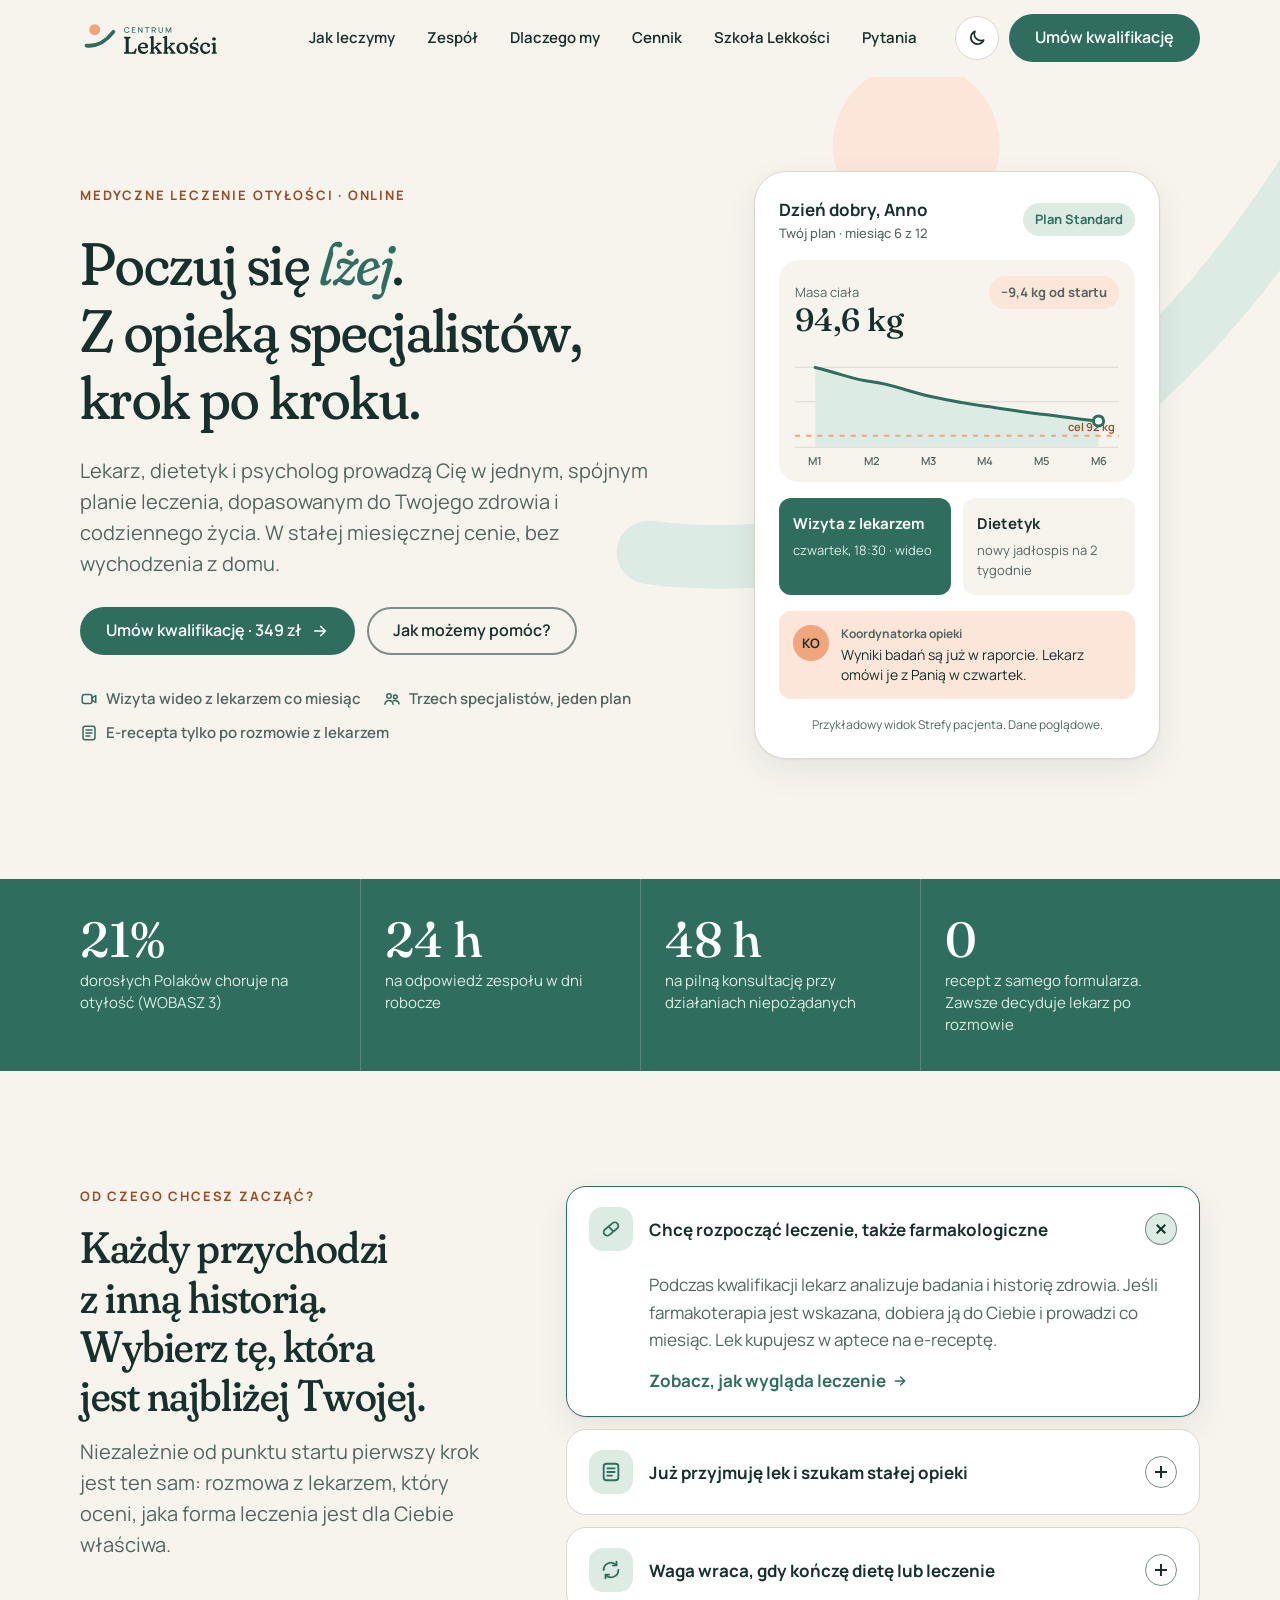
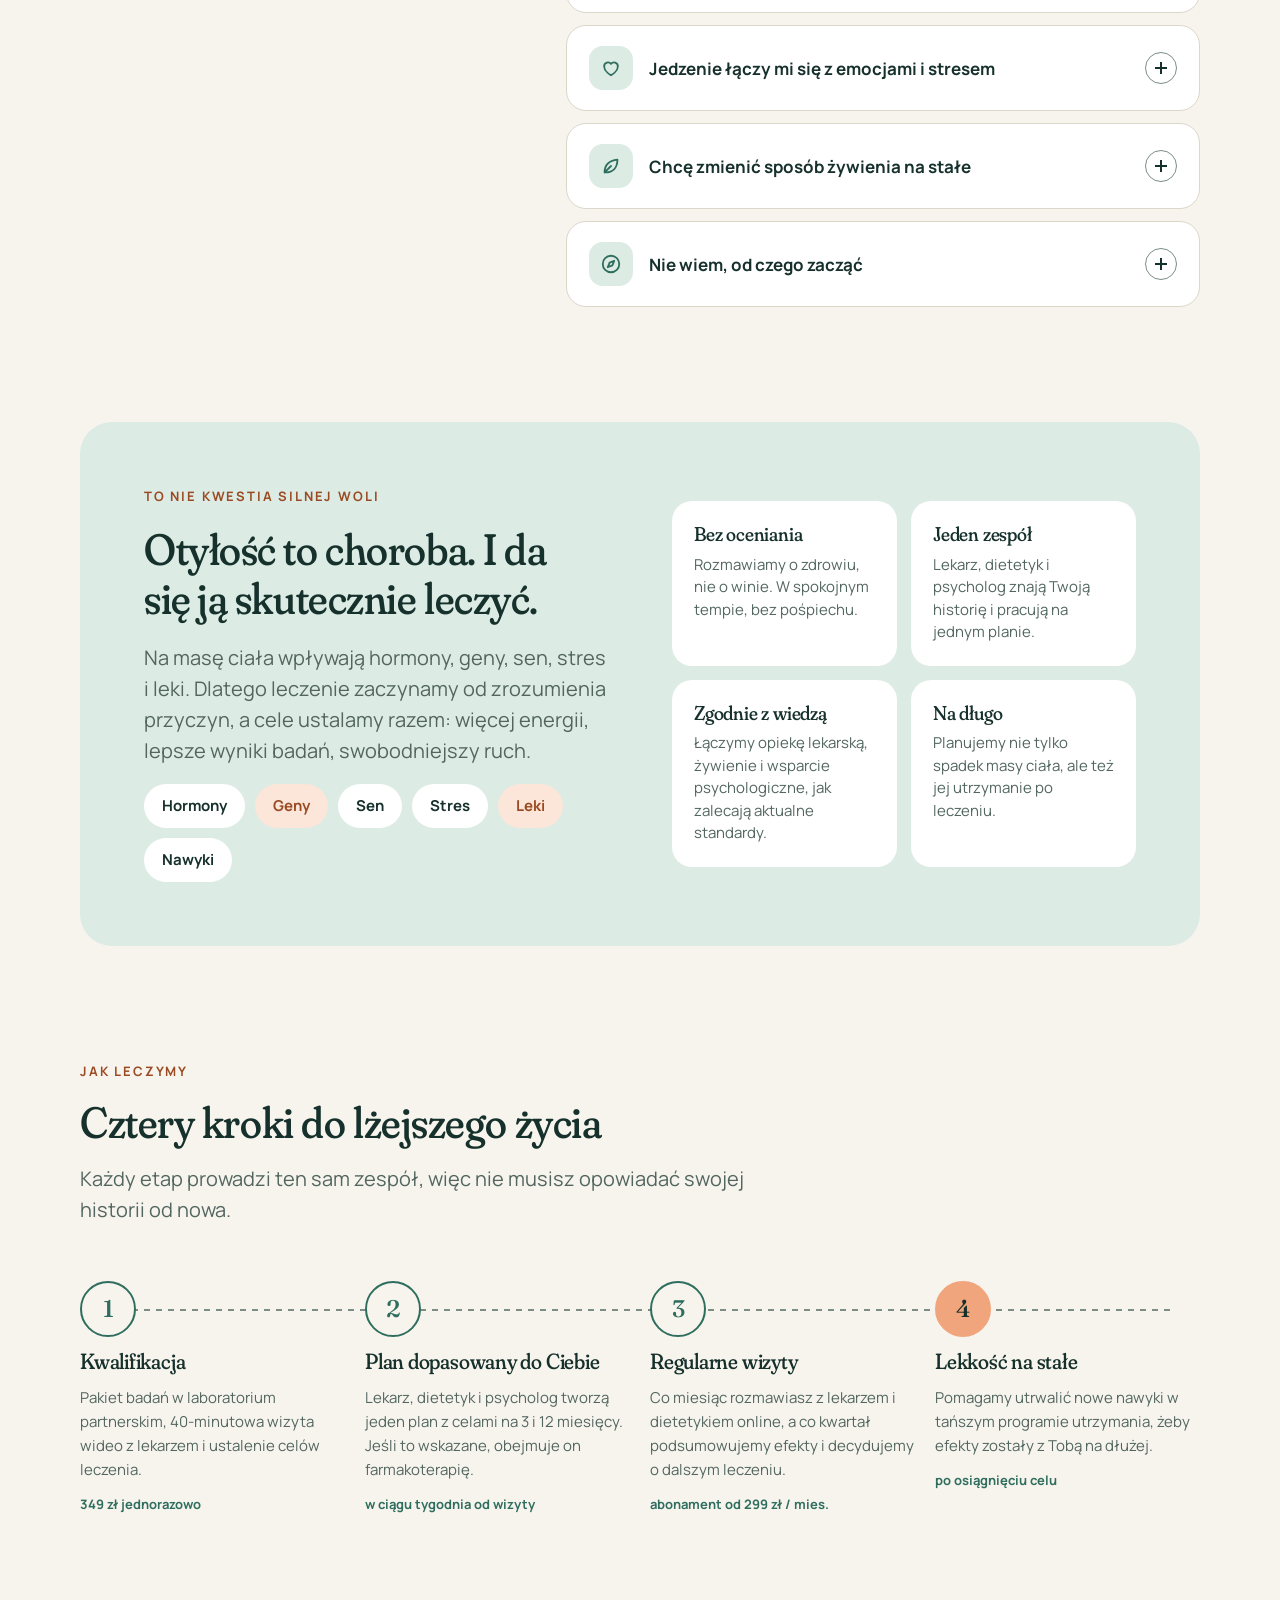
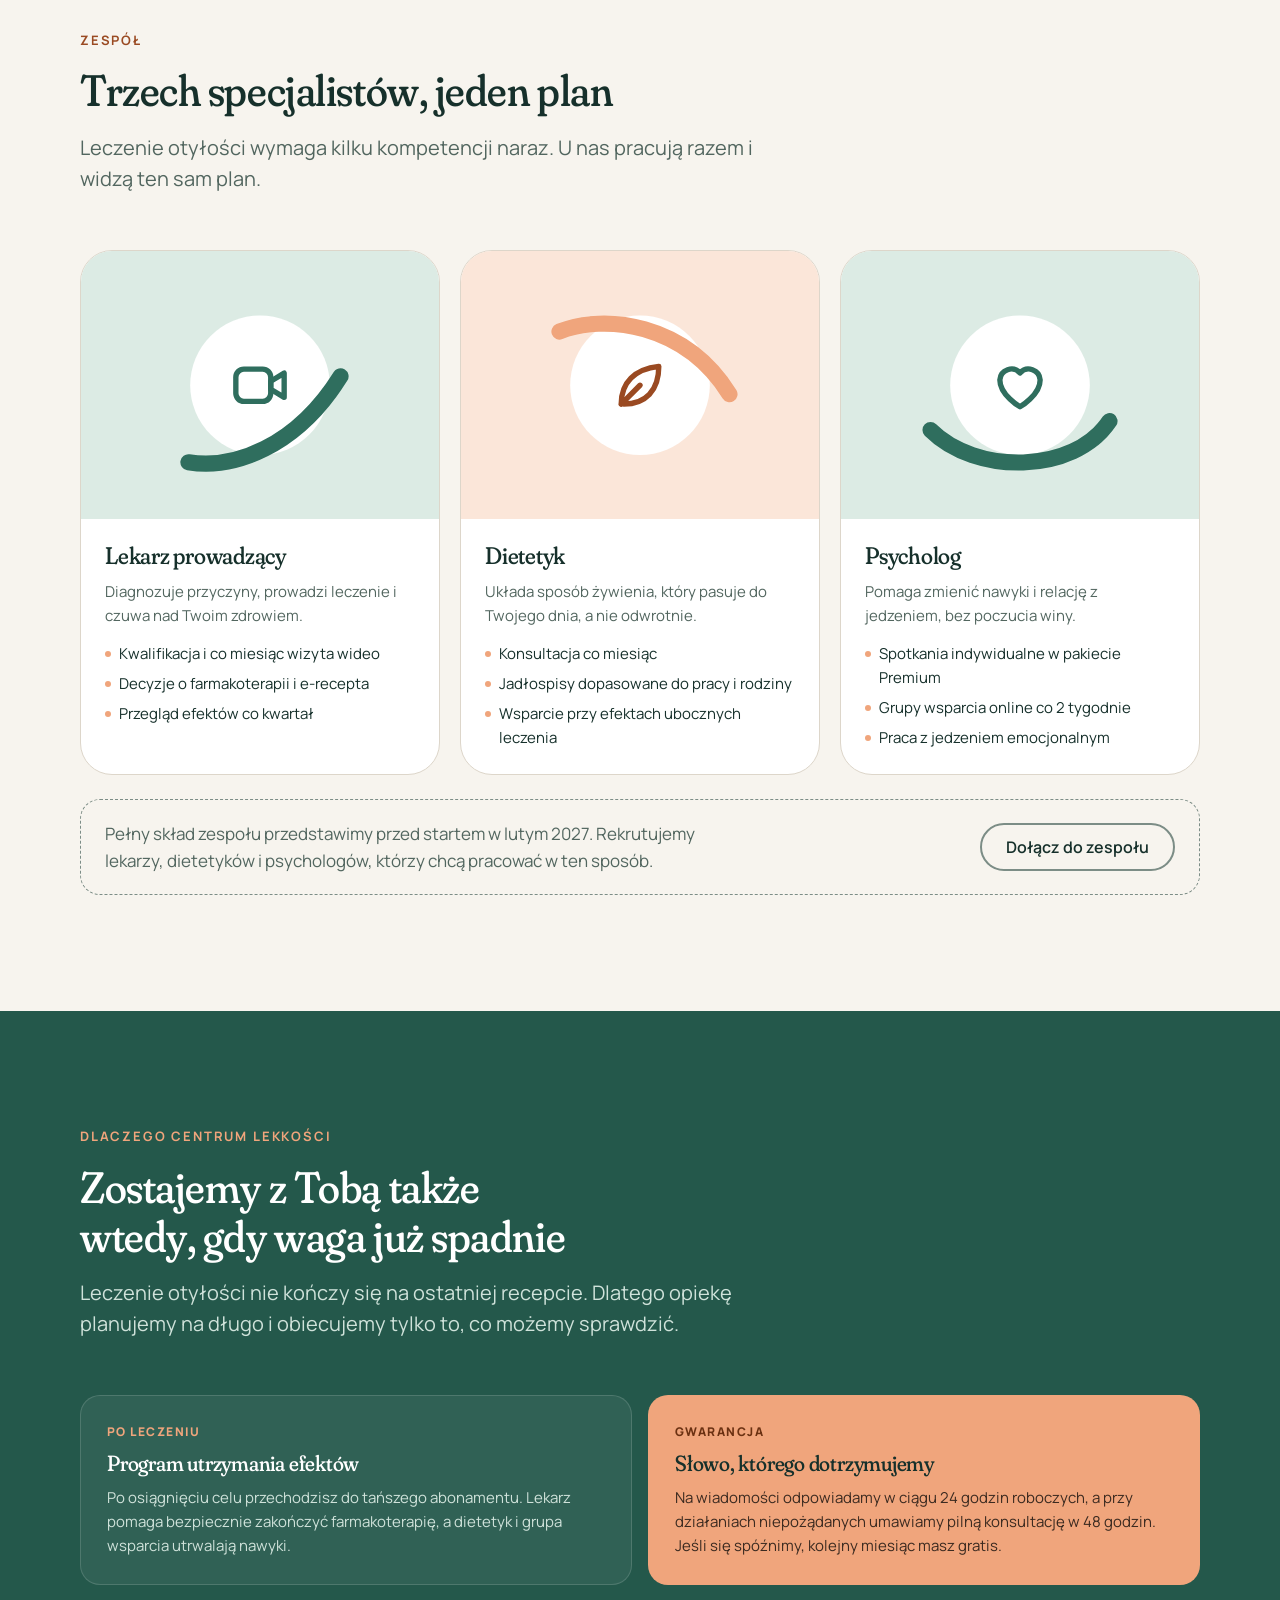
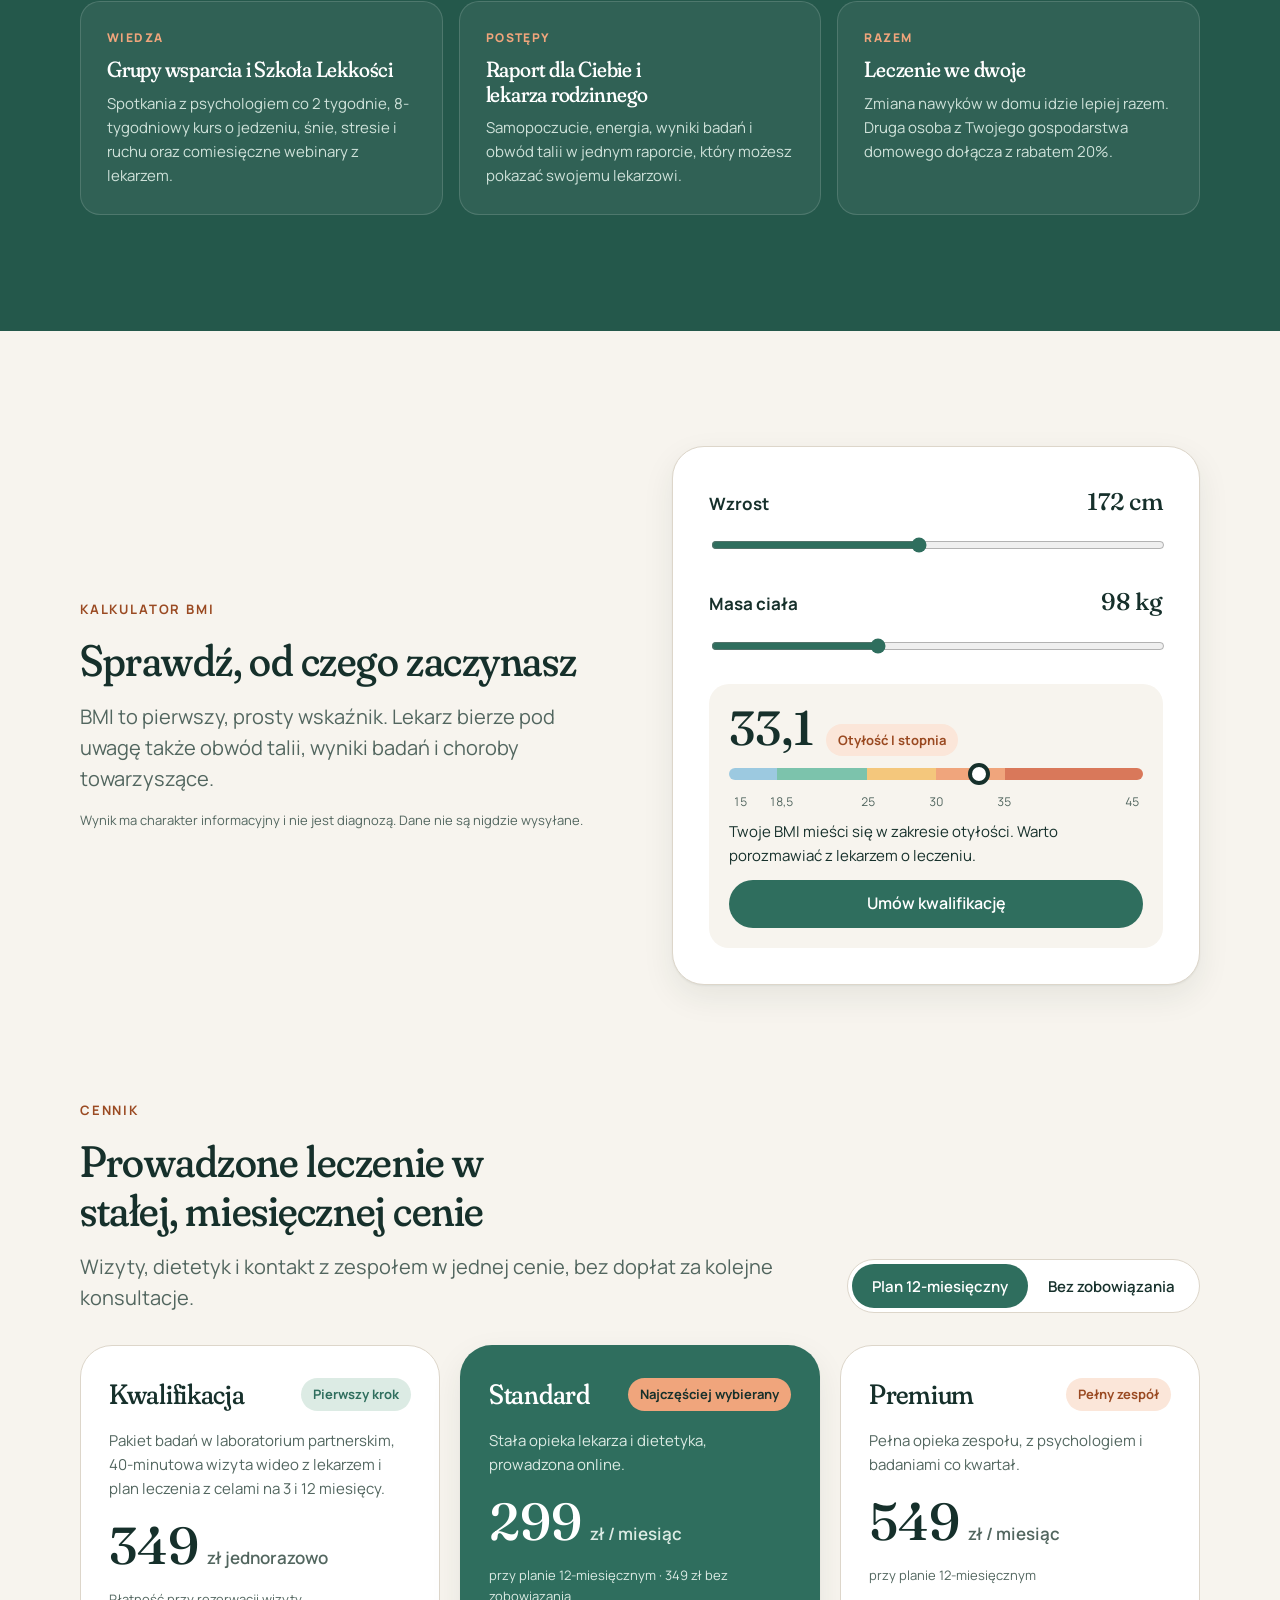
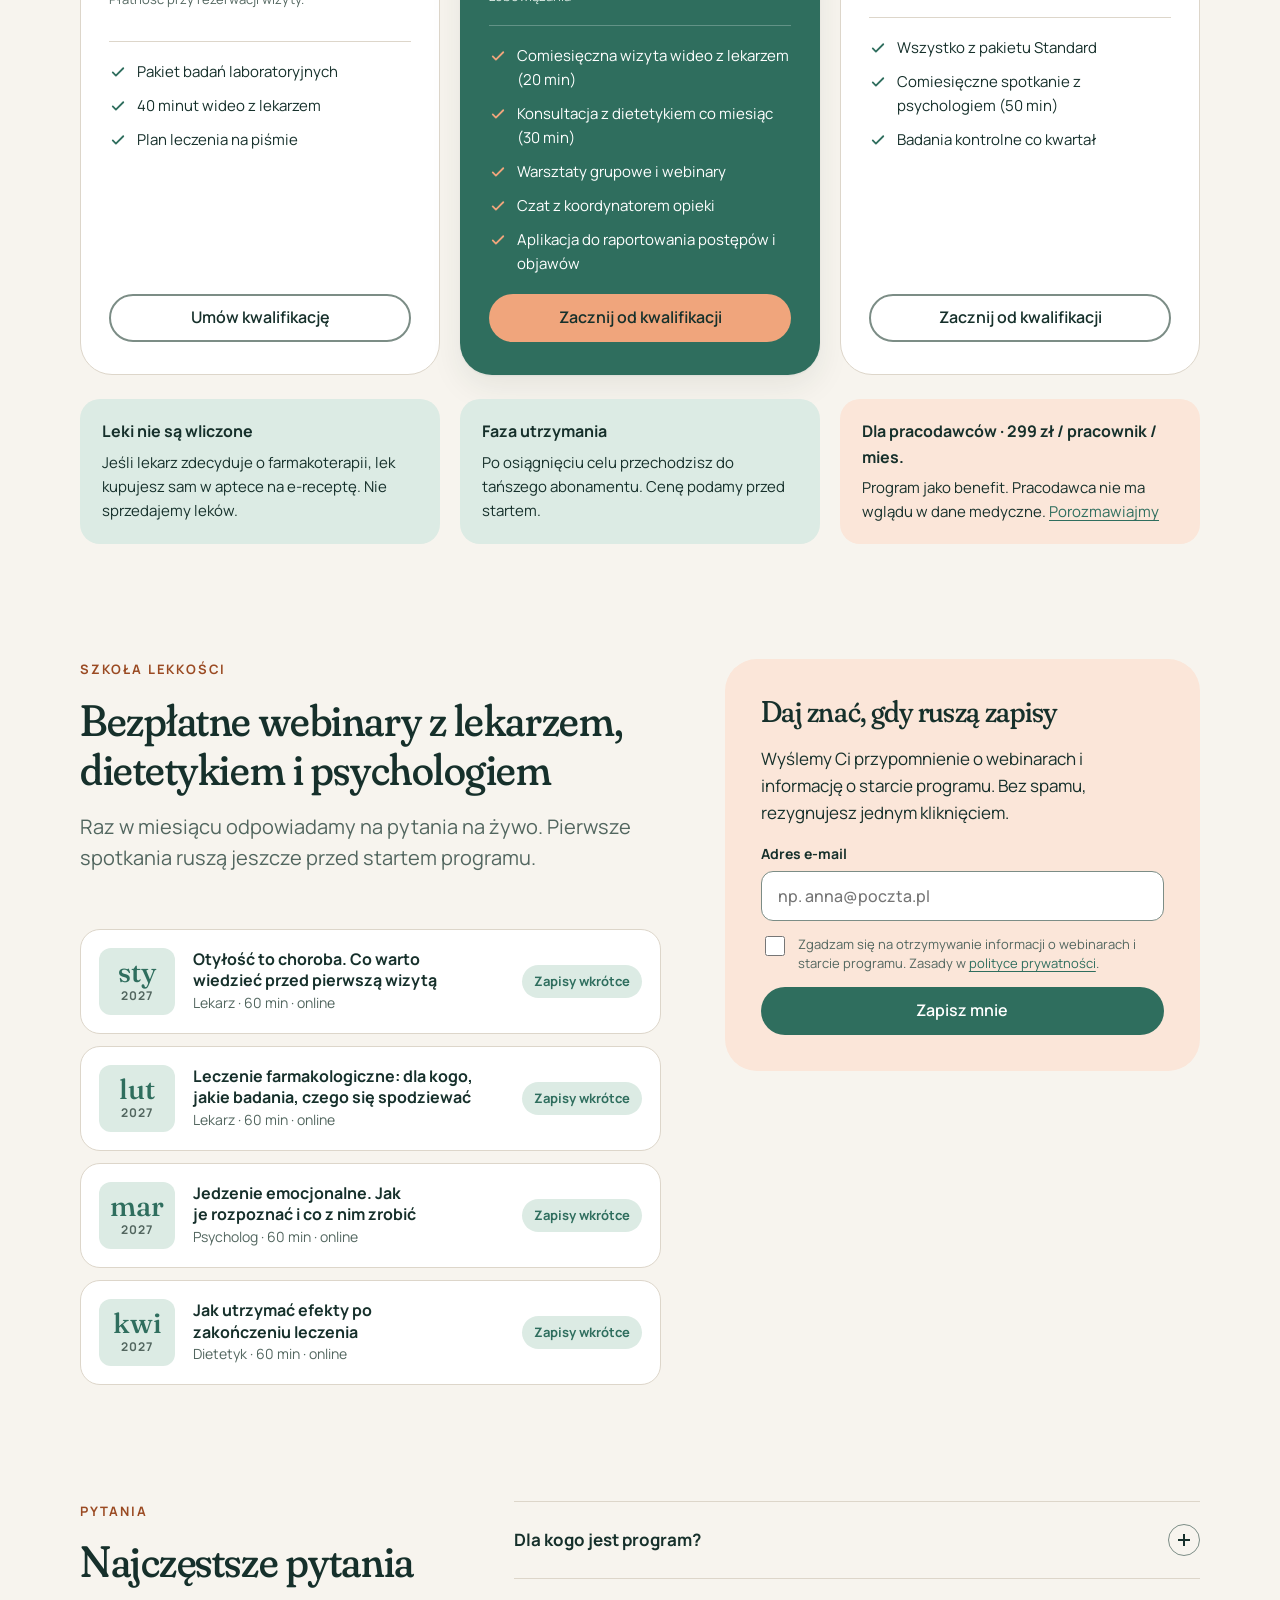
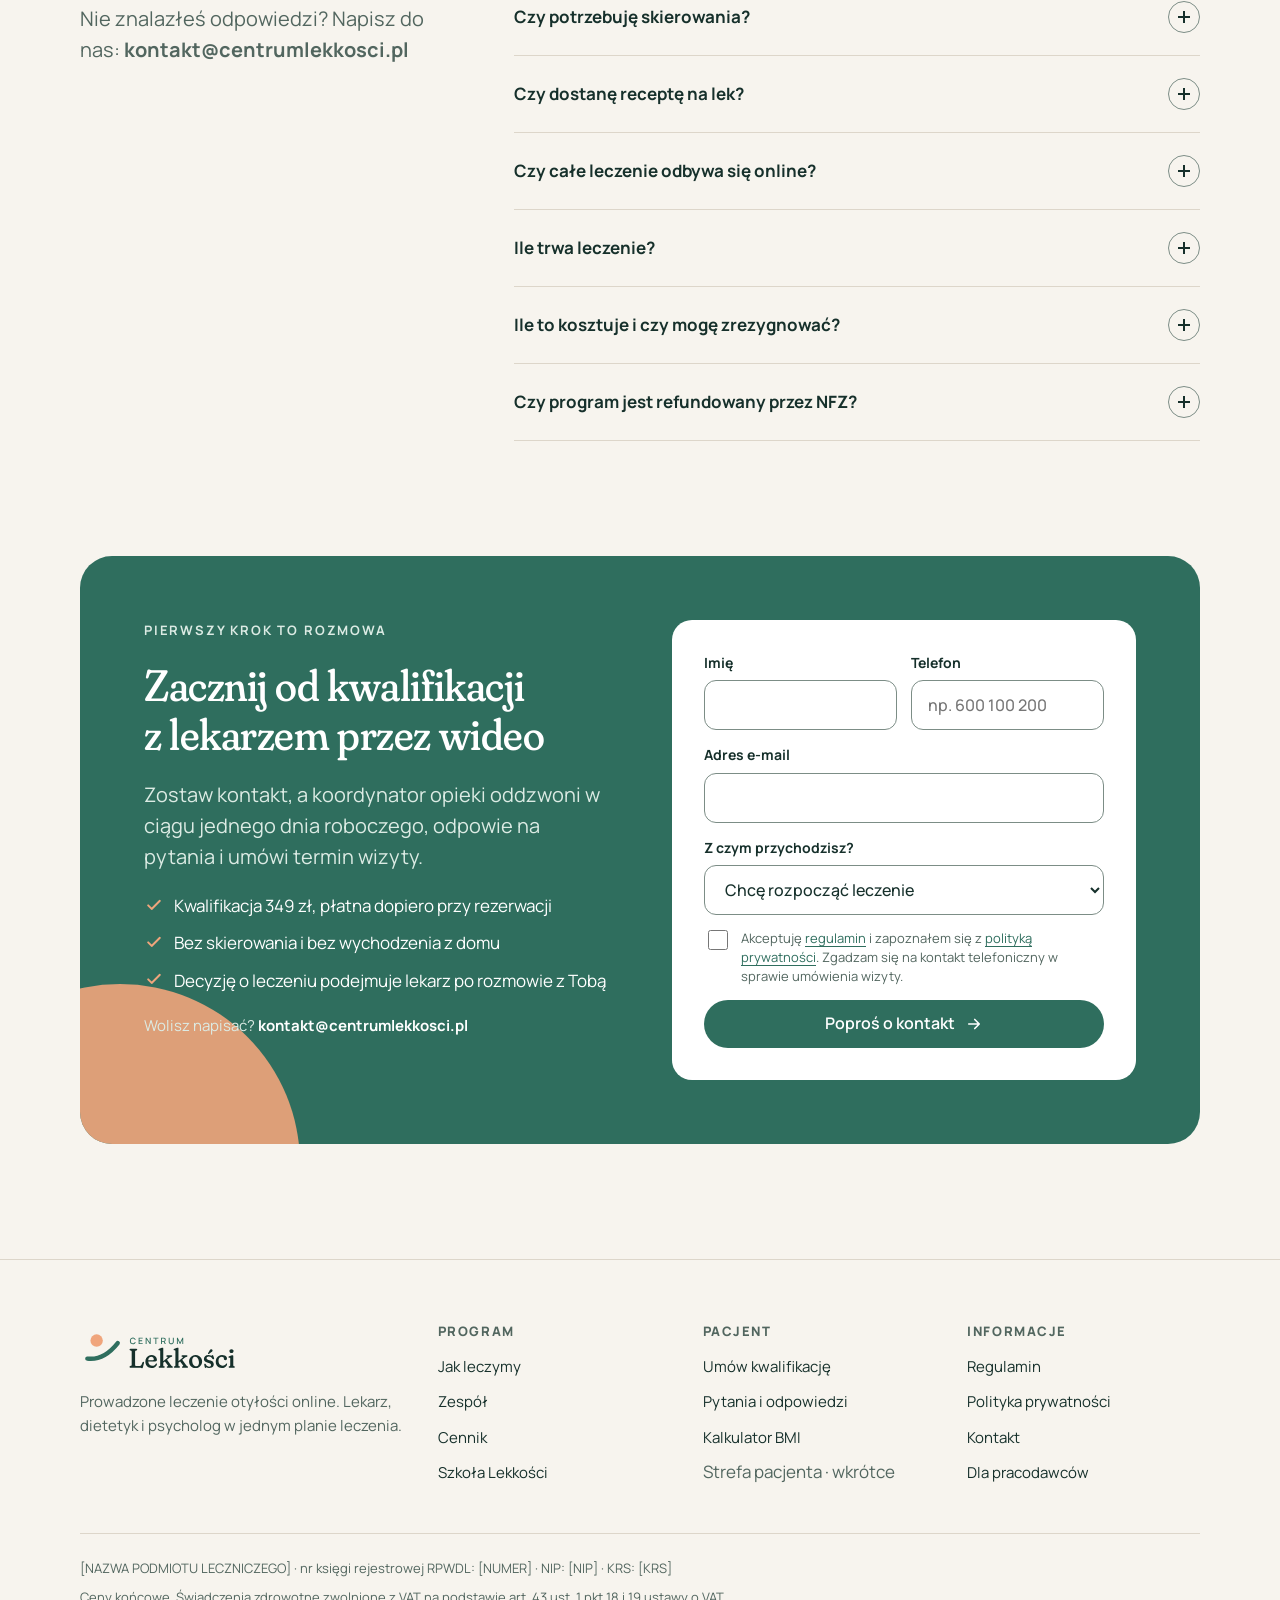
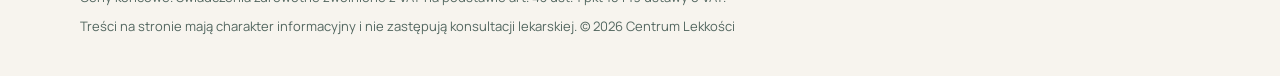
<file: index.html>
<!doctype html>
<html lang="pl">
<head>
<meta charset="utf-8">
<meta name="viewport" content="width=device-width, initial-scale=1, viewport-fit=cover">
<!-- HEAD START -->
<title>Centrum Lekkości</title>
<meta name="description" content="Prowadzone leczenie otyłości online. Lekarz, dietetyk i psycholog w jednym planie leczenia, w stałej miesięcznej cenie od 299 zł. Zacznij od kwalifikacji z lekarzem przez wideo.">
<meta name="theme-color" content="#2F6E5E">
<link rel="canonical" href="https://centrumlekkosci.pl/">
<meta property="og:type" content="website">
<meta property="og:locale" content="pl_PL">
<meta property="og:title" content="Centrum Lekkości — prowadzone leczenie otyłości online">
<meta property="og:description" content="Lekarz, dietetyk i psycholog w jednym planie leczenia. Kwalifikacja z lekarzem przez wideo.">
<meta property="og:url" content="https://centrumlekkosci.pl/">
<link rel="icon" type="image/svg+xml" href="assets/img/app-icon.svg">
<link rel="preconnect" href="https://fonts.googleapis.com">
<link rel="preconnect" href="https://fonts.gstatic.com" crossorigin>
<link rel="stylesheet" href="https://fonts.googleapis.com/css2?family=Fraunces:ital,opsz,wght,SOFT@0,9..144,300..700,0..100;1,9..144,300..700,0..100&family=Manrope:wght@400;500;600;700;800&display=swap">
<link rel="stylesheet" href="assets/css/style.css">
<!-- HEAD END -->
<script type="application/ld+json">
{"@context":"https://schema.org","@type":"MedicalBusiness","name":"Centrum Lekkości","url":"https://centrumlekkosci.pl/","email":"kontakt@centrumlekkosci.pl","medicalSpecialty":"Obesity medicine","areaServed":"PL","availableService":{"@type":"MedicalTherapy","name":"Prowadzone leczenie otyłości online"}}
</script>
</head>
<body>
<!-- BODY START -->
<a class="skip" href="#main">Przejdź do treści</a>

<svg width="0" height="0" style="position:absolute" aria-hidden="true" focusable="false">
  <symbol id="i-check" viewBox="0 0 24 24"><path d="M5 12.5l4.2 4.2L19 7" fill="none" stroke="currentColor" stroke-width="2.4" stroke-linecap="round" stroke-linejoin="round"/></symbol>
  <symbol id="i-arrow" viewBox="0 0 24 24"><path d="M5 12h14M13 6l6 6-6 6" fill="none" stroke="currentColor" stroke-width="2.2" stroke-linecap="round" stroke-linejoin="round"/></symbol>
  <symbol id="i-video" viewBox="0 0 24 24"><rect x="3" y="6" width="13" height="12" rx="3" fill="none" stroke="currentColor" stroke-width="2"/><path d="M16 10.5l5-3v9l-5-3z" fill="none" stroke="currentColor" stroke-width="2" stroke-linejoin="round"/></symbol>
  <symbol id="i-team" viewBox="0 0 24 24"><circle cx="8" cy="8" r="3" fill="none" stroke="currentColor" stroke-width="2"/><circle cx="16.5" cy="9" r="2.5" fill="none" stroke="currentColor" stroke-width="2"/><path d="M2.5 19c.6-3.2 2.8-5 5.5-5s4.9 1.8 5.5 5M14 14.3c.8-.2 1.6-.3 2.5-.3 2.4 0 4.3 1.6 5 4.5" fill="none" stroke="currentColor" stroke-width="2" stroke-linecap="round"/></symbol>
  <symbol id="i-rx" viewBox="0 0 24 24"><rect x="4" y="3" width="16" height="18" rx="3" fill="none" stroke="currentColor" stroke-width="2"/><path d="M8 8h8M8 12h8M8 16h5" fill="none" stroke="currentColor" stroke-width="2" stroke-linecap="round"/></symbol>
  <symbol id="i-pill" viewBox="0 0 24 24"><rect x="2.8" y="8.2" width="18.4" height="7.6" rx="3.8" transform="rotate(-40 12 12)" fill="none" stroke="currentColor" stroke-width="2"/><path d="M9.3 9.2l5.4 5.6" stroke="currentColor" stroke-width="2"/></symbol>
  <symbol id="i-loop" viewBox="0 0 24 24"><path d="M4 12a8 8 0 0 1 13.7-5.6M20 12a8 8 0 0 1-13.7 5.6" fill="none" stroke="currentColor" stroke-width="2" stroke-linecap="round"/><path d="M18 3v4h-4M6 21v-4h4" fill="none" stroke="currentColor" stroke-width="2" stroke-linecap="round" stroke-linejoin="round"/></symbol>
  <symbol id="i-heart" viewBox="0 0 24 24"><path d="M12 20s-7.5-4.4-7.5-10A4.3 4.3 0 0 1 12 7.4 4.3 4.3 0 0 1 19.5 10c0 5.6-7.5 10-7.5 10z" fill="none" stroke="currentColor" stroke-width="2" stroke-linejoin="round"/></symbol>
  <symbol id="i-leaf" viewBox="0 0 24 24"><path d="M5 19c0-8 5-13 14-14 0 9-5 14-13 14M5 19l7-7" fill="none" stroke="currentColor" stroke-width="2" stroke-linecap="round" stroke-linejoin="round"/></symbol>
  <symbol id="i-compass" viewBox="0 0 24 24"><circle cx="12" cy="12" r="9" fill="none" stroke="currentColor" stroke-width="2"/><path d="M15.5 8.5l-2 5-5 2 2-5z" fill="none" stroke="currentColor" stroke-width="2" stroke-linejoin="round"/></symbol>
  <symbol id="i-menu" viewBox="0 0 24 24"><path d="M4 7h16M4 12h16M4 17h16" stroke="currentColor" stroke-width="2" stroke-linecap="round"/></symbol>
  <symbol id="i-close" viewBox="0 0 24 24"><path d="M6 6l12 12M18 6L6 18" stroke="currentColor" stroke-width="2" stroke-linecap="round"/></symbol>
  <symbol id="i-moon" viewBox="0 0 24 24"><path d="M20 14.5A8 8 0 0 1 9.5 4a8 8 0 1 0 10.5 10.5z" fill="none" stroke="currentColor" stroke-width="2" stroke-linejoin="round"/></symbol>
  <symbol id="i-sun" viewBox="0 0 24 24"><circle cx="12" cy="12" r="4" fill="none" stroke="currentColor" stroke-width="2"/><path d="M12 2v2M12 20v2M2 12h2M20 12h2M4.9 4.9l1.4 1.4M17.7 17.7l1.4 1.4M4.9 19.1l1.4-1.4M17.7 6.3l1.4-1.4" stroke="currentColor" stroke-width="2" stroke-linecap="round"/></symbol>
</svg>

<header class="site-header" id="top">
  <div class="wrap nav">
    <a class="brand" href="#top" aria-label="Centrum Lekkości — strona główna"><svg xmlns="http://www.w3.org/2000/svg" viewBox="0 0 272 88" aria-hidden="true" focusable="false"><g transform="translate(4 6) scale(1.05)"><path d="M8 50 C 24 52, 42 44, 57 25" fill="none" style="stroke:var(--sage)" stroke-width="7" stroke-linecap="round"/><circle cx="23" cy="21" r="10" fill="#F0A57C"/></g><path d="M89.5575 34.225Q87.9375 34.225 86.7975 33.51625Q85.6575 32.8075 85.05375000000001 31.54Q84.45 30.2725 84.45 28.6Q84.45 26.927500000000002 85.05375000000001 25.66Q85.6575 24.3925 86.7975 23.68375Q87.9375 22.975 89.5575 22.975Q91.425 22.975 92.65125 23.92Q93.8775 24.865000000000002 94.3575 26.4625L92.7675 26.89Q92.4525 25.7575 91.64625000000001 25.1125Q90.84 24.4675 89.5575 24.4675Q88.41 24.4675 87.645 24.985Q86.88 25.502499999999998 86.49375 26.432499999999997Q86.1075 27.3625 86.1075 28.6Q86.1 29.8375 86.48625 30.7675Q86.8725 31.6975 87.64125 32.215Q88.41 32.7325 89.5575 32.7325Q90.84 32.7325 91.64625000000001 32.08375Q92.4525 31.435 92.7675 30.31L94.3575 30.7375Q93.8775 32.335 92.65125 33.28Q91.425 34.225 89.5575 34.225ZM99.2075 34.0V23.200000000000003H106.1075V24.677500000000002H100.775V27.7075H105.2075V29.185000000000002H100.775V32.5225H106.1075V34.0ZM111.1075 34.0V23.200000000000003H112.6975L118.015 31.225V23.200000000000003H119.605V34.0H118.015L112.6975 25.9675V34.0ZM127.5975 34.0V24.677500000000002H124.005V23.200000000000003H132.7575V24.677500000000002H129.165V34.0ZM137.15750000000003 34.0V23.200000000000003H141.5225Q141.68 23.200000000000003 141.91250000000002 23.21125Q142.145 23.2225 142.35500000000002 23.259999999999998Q143.25500000000002 23.4025 143.85875000000001 23.875Q144.4625 24.3475 144.76250000000002 25.067500000000003Q145.06250000000003 25.7875 145.06250000000003 26.6575Q145.06250000000003 27.947499999999998 144.40250000000003 28.88125Q143.7425 29.815 142.4225 30.0475L141.78500000000003 30.1225H138.72500000000002V34.0ZM143.47250000000003 34.0 141.34250000000003 29.605 142.925 29.2 145.26500000000001 34.0ZM138.72500000000002 28.6375H141.4625Q141.6125 28.6375 141.79625000000001 28.622500000000002Q141.98000000000002 28.6075 142.145 28.57Q142.62500000000003 28.4575 142.91750000000002 28.153750000000002Q143.21 27.85 143.3375 27.4525Q143.465 27.055 143.465 26.6575Q143.465 26.26 143.3375 25.86625Q143.21 25.4725 142.91750000000002 25.168750000000003Q142.62500000000003 24.865000000000002 142.145 24.752499999999998Q141.98000000000002 24.7075 141.79625000000001 24.692500000000003Q141.6125 24.677500000000002 141.4625 24.677500000000002H138.72500000000002ZM154.42 34.225Q153.1525 34.225 152.18125 33.70375Q151.21 33.1825 150.66250000000002 32.24125Q150.115 31.3 150.115 30.025V23.2075L151.70499999999998 23.200000000000003V29.9425Q151.70499999999998 30.6325 151.9375 31.1575Q152.17 31.6825 152.56 32.035000000000004Q152.95 32.3875 153.43374999999997 32.5675Q153.9175 32.7475 154.42 32.7475Q154.93 32.7475 155.41375 32.56375Q155.8975 32.38 156.28750000000002 32.0275Q156.6775 31.675 156.90625 31.15Q157.135 30.625 157.135 29.9425V23.200000000000003H158.725V30.025Q158.725 31.2925 158.1775 32.2375Q157.63 33.1825 156.65875 33.70375Q155.6875 34.225 154.42 34.225ZM164.025 34.0V23.200000000000003H165.4425L169.3575 31.3225L173.25 23.200000000000003H174.6825V33.9925H173.1975V26.605L169.70999999999998 34.0H168.9975L165.5025 26.605V34.0Z" style="fill:var(--sage)"/><path d="M95.708 44.675 94.604 44.974000000000004Q93.937 45.204 93.592 45.6065Q93.247 46.009 93.247 46.814V69.124Q93.247 70.159 93.77600000000001 70.63050000000001Q94.305 71.102 95.40899999999999 71.102H100.17Q101.251 71.102 102.0445 70.7915Q102.838 70.481 103.459 69.722Q104.08 68.963 104.609 67.652L105.621 65.099Q105.943 64.386 106.39150000000001 64.133Q106.84 63.88 107.41499999999999 63.995000000000005Q108.036 64.133 108.3005 64.6505Q108.565 65.168 108.358 65.95L106.633 72.896Q106.38 73.885 105.943 74.35650000000001Q105.506 74.828 104.678 74.828Q104.149 74.828 103.666 74.62100000000001Q103.18299999999999 74.414 102.6655 74.207Q102.148 74.0 101.412 74.0H85.473Q84.691 74.0 84.277 73.632Q83.863 73.264 83.863 72.62Q83.863 71.562 85.013 71.125L86.117 70.826Q86.784 70.596 87.129 70.182Q87.474 69.768 87.474 68.986V46.814Q87.474 46.009 87.129 45.6065Q86.784 45.204 86.117 44.974000000000004L85.013 44.675Q83.863 44.238 83.863 43.18Q83.863 42.513000000000005 84.277 42.1565Q84.691 41.8 85.473 41.8H95.248Q96.053 41.8 96.4555 42.1565Q96.858 42.513000000000005 96.858 43.18Q96.858 44.215 95.708 44.675ZM130.208 60.591Q130.208 62.016999999999996 129.4145 62.753Q128.621 63.489000000000004 127.126 63.489000000000004H113.924V61.442H123.515Q124.895 61.442 124.895 60.153999999999996Q124.895 57.946 123.7105 56.635Q122.526 55.324 120.663 55.324Q119.145 55.324 117.9605 56.152Q116.776 56.980000000000004 116.109 58.521Q115.442 60.062 115.442 62.224000000000004Q115.442 66.341 117.41999999999999 68.503Q119.398 70.665 122.572 70.665Q124.688 70.665 126.1945 69.69900000000001Q127.701 68.733 128.437 67.422Q128.75900000000001 67.031 129.012 66.87Q129.265 66.709 129.518 66.709Q129.863 66.732 130.07 66.985Q130.277 67.238 130.254 67.744Q130.162 69.492 129.0235 71.033Q127.88499999999999 72.574 125.88399999999999 73.53999999999999Q123.883 74.506 121.192 74.506Q117.972 74.506 115.603 73.149Q113.234 71.792 111.946 69.3655Q110.658 66.939 110.658 63.765Q110.658 60.568 111.946 58.038Q113.234 55.507999999999996 115.63749999999999 54.0475Q118.041 52.587 121.376 52.587Q124.021 52.587 126.01050000000001 53.6335Q128.0 54.68 129.10399999999998 56.4855Q130.208 58.291 130.208 60.591ZM134.46300000000002 74.0Q133.842 74.0 133.47400000000002 73.68950000000001Q133.10600000000002 73.379 133.10600000000002 72.827Q133.10600000000002 72.367 133.34750000000003 72.0795Q133.58900000000003 71.792 134.026 71.562L134.78500000000003 71.355Q135.268 71.171 135.498 70.803Q135.728 70.435 135.728 69.607V45.778999999999996Q135.728 45.019999999999996 135.5095 44.7095Q135.29100000000003 44.399 134.854 44.284L133.65800000000002 44.215Q133.221 44.054 132.991 43.789500000000004Q132.76100000000002 43.525000000000006 132.76100000000002 43.111000000000004Q132.76100000000002 42.674 133.04850000000002 42.352000000000004Q133.336 42.03 133.98000000000002 41.8L137.38400000000001 40.581Q138.16600000000003 40.282000000000004 138.67200000000003 40.144000000000005Q139.17800000000003 40.006 139.638 40.006Q140.25900000000001 40.006 140.59250000000003 40.3855Q140.92600000000002 40.765 140.92600000000002 41.409V69.607Q140.92600000000002 70.481 141.1445 70.8835Q141.363 71.286 141.846 71.47L142.60500000000002 71.7Q143.41000000000003 72.091 143.41000000000003 72.827Q143.41000000000003 74.0 142.145 74.0ZM139.17800000000003 64.11 147.918 56.911Q148.401 56.519999999999996 148.37800000000001 56.175Q148.35500000000002 55.83 147.82600000000002 55.623000000000005L146.97500000000002 55.393Q146.49200000000002 55.186 146.30800000000002 54.8985Q146.12400000000002 54.611000000000004 146.12400000000002 54.243Q146.12400000000002 53.691 146.49200000000002 53.369Q146.86 53.047 147.50400000000002 53.047H154.79500000000002Q155.43900000000002 53.047 155.7955 53.3575Q156.15200000000002 53.668 156.15200000000002 54.243Q156.15200000000002 54.748999999999995 155.78400000000002 55.1515Q155.41600000000003 55.554 154.197 55.784Q153.323 55.945 152.66750000000002 56.2785Q152.012 56.612 150.90800000000002 57.532L139.84500000000003 66.571ZM146.4 59.234 154.036 69.722Q154.58800000000002 70.481 154.99050000000003 70.826Q155.39300000000003 71.171 155.94500000000002 71.424Q156.566 71.769 156.87650000000002 72.09100000000001Q157.187 72.413 157.187 72.873Q157.187 73.402 156.83050000000003 73.701Q156.47400000000002 74.0 155.83 74.0H147.964Q147.412 74.0 147.067 73.68950000000001Q146.722 73.379 146.722 72.827Q146.722 72.459 146.906 72.206Q147.09 71.953 147.55 71.769L148.30900000000003 71.516Q149.068 71.24 148.96450000000002 70.8145Q148.86100000000002 70.389 148.14800000000002 69.423L142.74300000000002 62.063ZM160.2 74.0Q159.57899999999998 74.0 159.21099999999998 73.68950000000001Q158.843 73.379 158.843 72.827Q158.843 72.367 159.0845 72.0795Q159.326 71.792 159.76299999999998 71.562L160.522 71.355Q161.00499999999997 71.171 161.23499999999996 70.803Q161.46499999999997 70.435 161.46499999999997 69.607V45.778999999999996Q161.46499999999997 45.019999999999996 161.24649999999997 44.7095Q161.028 44.399 160.59099999999998 44.284L159.39499999999998 44.215Q158.95799999999997 44.054 158.72799999999998 43.789500000000004Q158.498 43.525000000000006 158.498 43.111000000000004Q158.498 42.674 158.78549999999998 42.352000000000004Q159.07299999999998 42.03 159.71699999999998 41.8L163.12099999999998 40.581Q163.903 40.282000000000004 164.409 40.144000000000005Q164.915 40.006 165.37499999999997 40.006Q165.99599999999998 40.006 166.3295 40.3855Q166.66299999999998 40.765 166.66299999999998 41.409V69.607Q166.66299999999998 70.481 166.88149999999996 70.8835Q167.09999999999997 71.286 167.58299999999997 71.47L168.34199999999998 71.7Q169.147 72.091 169.147 72.827Q169.147 74.0 167.88199999999998 74.0ZM164.915 64.11 173.65499999999997 56.911Q174.13799999999998 56.519999999999996 174.11499999999998 56.175Q174.09199999999998 55.83 173.563 55.623000000000005L172.712 55.393Q172.22899999999998 55.186 172.045 54.8985Q171.861 54.611000000000004 171.861 54.243Q171.861 53.691 172.22899999999998 53.369Q172.59699999999998 53.047 173.24099999999999 53.047H180.53199999999998Q181.176 53.047 181.53249999999997 53.3575Q181.88899999999998 53.668 181.88899999999998 54.243Q181.88899999999998 54.748999999999995 181.521 55.1515Q181.153 55.554 179.93399999999997 55.784Q179.05999999999997 55.945 178.40449999999998 56.2785Q177.74899999999997 56.612 176.64499999999998 57.532L165.582 66.571ZM172.13699999999997 59.234 179.77299999999997 69.722Q180.325 70.481 180.7275 70.826Q181.13 71.171 181.682 71.424Q182.30299999999997 71.769 182.6135 72.09100000000001Q182.92399999999998 72.413 182.92399999999998 72.873Q182.92399999999998 73.402 182.5675 73.701Q182.21099999999998 74.0 181.56699999999998 74.0H173.70099999999996Q173.14899999999997 74.0 172.80399999999997 73.68950000000001Q172.45899999999997 73.379 172.45899999999997 72.827Q172.45899999999997 72.459 172.64299999999997 72.206Q172.82699999999997 71.953 173.28699999999998 71.769L174.046 71.516Q174.80499999999998 71.24 174.70149999999998 70.8145Q174.59799999999998 70.389 173.885 69.423L168.48 62.063ZM195.689 52.587Q198.955 52.587 201.416 54.0015Q203.877 55.416 205.26850000000002 57.876999999999995Q206.66 60.338 206.66 63.581Q206.66 66.686 205.2455 69.1585Q203.83100000000002 71.631 201.3125 73.0685Q198.794 74.506 195.505 74.506Q192.239 74.506 189.7665 73.0915Q187.294 71.677 185.914 69.19300000000001Q184.534 66.709 184.534 63.466Q184.534 60.361000000000004 185.9485 57.911500000000004Q187.363 55.462 189.87 54.0245Q192.377 52.587 195.689 52.587ZM197.41400000000002 71.562Q198.955 71.263 199.9325 70.021Q200.91 68.779 201.22050000000002 66.84700000000001Q201.531 64.915 201.025 62.5Q200.496 59.924 199.4265 58.2565Q198.357 56.589 196.90800000000002 55.876Q195.459 55.163 193.849 55.507999999999996Q192.308 55.807 191.3075 57.026Q190.30700000000002 58.245000000000005 189.985 60.17700000000001Q189.663 62.109 190.169 64.547Q190.721 67.146 191.80200000000002 68.8135Q192.883 70.481 194.3435 71.1825Q195.804 71.884 197.41400000000002 71.562ZM218.666 72.137Q220.16099999999997 72.137 220.98899999999998 71.378Q221.81699999999998 70.619 221.81699999999998 69.492Q221.81699999999998 68.641 221.39149999999998 68.043Q220.96599999999998 67.445 220.09199999999998 66.9965Q219.218 66.548 217.884 66.18Q215.05499999999998 65.467 213.238 64.501Q211.421 63.535 210.54699999999997 62.201Q209.67299999999997 60.867000000000004 209.67299999999997 59.027Q209.67299999999997 56.221000000000004 211.65099999999998 54.404Q213.629 52.587 217.60799999999998 52.587Q218.96499999999997 52.587 219.91949999999997 52.8515Q220.874 53.116 221.495 53.3805Q222.11599999999999 53.644999999999996 222.52999999999997 53.644999999999996Q222.87499999999997 53.644999999999996 223.082 53.369Q223.289 53.093 223.5305 52.828500000000005Q223.772 52.564 224.20899999999997 52.564Q224.69199999999998 52.564 225.06 52.8745Q225.428 53.185 225.70399999999998 53.967L226.78499999999997 57.21Q227.13 58.222 226.969 58.8775Q226.808 59.533 226.23299999999998 59.74Q225.658 59.924 225.03699999999998 59.682500000000005Q224.416 59.441 223.97899999999998 58.797Q223.243 57.486000000000004 222.29999999999998 56.6235Q221.35699999999997 55.760999999999996 220.24149999999997 55.346999999999994Q219.12599999999998 54.933 217.838 54.933Q215.975 54.933 215.124 55.760999999999996Q214.273 56.589 214.273 57.808Q214.273 58.682 214.779 59.337500000000006Q215.285 59.993 216.29699999999997 60.476Q217.30899999999997 60.959 218.85 61.35Q221.31099999999998 61.879 223.00149999999996 62.775999999999996Q224.69199999999998 63.673 225.55449999999996 65.0185Q226.41699999999997 66.364 226.41699999999997 68.273Q226.41699999999997 70.06700000000001 225.48549999999997 71.47Q224.55399999999997 72.873 222.85199999999998 73.678Q221.14999999999998 74.483 218.873 74.483Q217.23999999999998 74.483 216.274 74.19550000000001Q215.308 73.908 214.802 73.62049999999999Q214.296 73.333 214.04299999999998 73.333Q213.69799999999998 73.333 213.46799999999996 73.62049999999999Q213.23799999999997 73.908 213.00799999999998 74.19550000000001Q212.778 74.483 212.36399999999998 74.483Q211.95 74.483 211.6395 74.207Q211.32899999999998 73.931 211.16799999999998 73.241L210.386 69.722Q210.17899999999997 68.733 210.27099999999996 68.089Q210.36299999999997 67.445 210.98399999999998 67.261Q211.51299999999998 67.123 212.05349999999999 67.422Q212.594 67.721 213.077 68.526Q214.01999999999998 70.366 215.4115 71.2515Q216.803 72.137 218.666 72.137ZM219.07999999999998 45.365Q219.79299999999998 43.985 220.56349999999998 43.2145Q221.33399999999997 42.444 222.50699999999998 42.650999999999996Q223.47299999999996 42.835 223.96749999999997 43.594Q224.46199999999996 44.353 224.32399999999998 45.227000000000004Q224.16299999999998 46.101 223.565 46.7335Q222.96699999999998 47.366 221.86299999999997 48.010000000000005L218.25199999999998 50.655Q217.92999999999998 50.839 217.52749999999997 50.839Q217.12499999999997 50.839 216.89499999999998 50.586Q216.59599999999998 50.287 216.66499999999996 49.9075Q216.73399999999998 49.528 216.91799999999998 49.16ZM248.77299999999997 58.567Q248.77299999999997 59.832 248.01399999999998 60.614000000000004Q247.255 61.396 246.01299999999998 61.396Q244.771 61.396 244.12699999999998 60.694500000000005Q243.48299999999998 59.993 243.48299999999998 58.82V58.176Q243.48299999999998 56.888000000000005 242.52849999999998 56.106Q241.57399999999998 55.324 239.849 55.324Q238.28499999999997 55.324 237.06599999999997 56.175Q235.84699999999998 57.025999999999996 235.134 58.5785Q234.421 60.131 234.421 62.247Q234.421 64.892 235.3525 66.7435Q236.284 68.595 237.894 69.5495Q239.504 70.504 241.551 70.504Q243.736 70.504 245.093 69.5955Q246.45 68.687 247.16299999999998 67.422Q247.53099999999998 67.031 247.76099999999997 66.87Q247.99099999999999 66.709 248.267 66.709Q248.61199999999997 66.709 248.80749999999998 66.985Q249.003 67.261 248.98 67.767Q248.88799999999998 69.538 247.76099999999997 71.0675Q246.634 72.597 244.6675 73.5515Q242.701 74.506 240.07899999999998 74.506Q237.01999999999998 74.506 234.67399999999998 73.172Q232.32799999999997 71.838 231.017 69.423Q229.706 67.008 229.706 63.834Q229.706 60.637 231.03999999999996 58.0955Q232.37399999999997 55.554 234.80049999999997 54.0705Q237.22699999999998 52.587 240.516 52.587Q243.069 52.587 244.9205 53.426500000000004Q246.772 54.266000000000005 247.77249999999998 55.623000000000005Q248.77299999999997 56.980000000000004 248.77299999999997 58.567ZM259.42199999999997 54.150999999999996V69.607Q259.42199999999997 70.435 259.6635 70.803Q259.905 71.171 260.36499999999995 71.355L261.12399999999997 71.562Q261.561 71.769 261.79099999999994 72.06800000000001Q262.02099999999996 72.367 262.02099999999996 72.827Q262.02099999999996 73.379 261.67599999999993 73.68950000000001Q261.33099999999996 74.0 260.68699999999995 74.0H252.98199999999997Q252.33799999999997 74.0 251.98149999999998 73.68950000000001Q251.62499999999997 73.379 251.62499999999997 72.827Q251.62499999999997 72.367 251.85499999999996 72.06800000000001Q252.08499999999998 71.769 252.52199999999996 71.562L253.30399999999997 71.355Q253.76399999999998 71.171 253.99399999999997 70.803Q254.22399999999996 70.435 254.22399999999996 69.607V58.521Q254.22399999999996 57.762 254.00549999999998 57.4515Q253.78699999999998 57.141000000000005 253.34999999999997 57.025999999999996L252.15399999999997 56.957Q251.71699999999998 56.796 251.48699999999997 56.531499999999994Q251.25699999999998 56.266999999999996 251.25699999999998 55.853Q251.25699999999998 55.416 251.54449999999997 55.094Q251.83199999999997 54.772000000000006 252.49899999999997 54.542L255.87999999999997 53.323Q256.662 53.024 257.17949999999996 52.886Q257.697 52.748000000000005 258.13399999999996 52.748000000000005Q258.755 52.748000000000005 259.08849999999995 53.127500000000005Q259.42199999999997 53.507000000000005 259.42199999999997 54.150999999999996ZM256.363 48.976Q254.77599999999998 48.976 253.80999999999997 48.102000000000004Q252.84399999999997 47.228 252.84399999999997 45.825Q252.84399999999997 44.422 253.80999999999997 43.5595Q254.77599999999998 42.697 256.363 42.697Q257.97299999999996 42.697 258.93899999999996 43.5595Q259.905 44.422 259.905 45.825Q259.905 47.228 258.93899999999996 48.102000000000004Q257.97299999999996 48.976 256.363 48.976Z" style="fill:var(--ink)"/></svg></a>
    <ul class="nav-links">
      <li><a href="#jak-leczymy">Jak leczymy</a></li>
      <li><a href="#zespol">Zespół</a></li>
      <li><a href="#dlaczego">Dlaczego my</a></li>
      <li><a href="#cennik">Cennik</a></li>
      <li><a href="#szkola">Szkoła Lekkości</a></li>
      <li><a href="#pytania">Pytania</a></li>
    </ul>
    <div class="nav-actions">
      <button class="icon-btn" id="theme-toggle" type="button" aria-label="Zmień motyw kolorystyczny"><svg aria-hidden="true"><use href="#i-moon"/></svg></button>
      <a class="btn btn-primary" href="#zapisy">Umów kwalifikację</a>
      <button class="icon-btn menu-toggle" id="menu-toggle" type="button" aria-expanded="false" aria-controls="mobile-menu" aria-label="Otwórz menu"><svg aria-hidden="true"><use href="#i-menu"/></svg></button>
    </div>
  </div>
  <nav class="mobile-menu" id="mobile-menu" hidden aria-label="Menu mobilne">
    <ul>
      <li><a href="#jak-leczymy">Jak leczymy</a></li>
      <li><a href="#zespol">Zespół</a></li>
      <li><a href="#dlaczego">Dlaczego my</a></li>
      <li><a href="#cennik">Cennik</a></li>
      <li><a href="#szkola">Szkoła Lekkości</a></li>
      <li><a href="#pytania">Pytania</a></li>
    </ul>
    <a class="btn btn-primary" href="#zapisy">Umów kwalifikację</a>
  </nav>
</header>

<main id="main">

<!-- HERO -->
<section class="hero">
  <svg class="hero-arc" viewBox="0 0 800 640" aria-hidden="true"><path d="M60 560 C 300 590, 560 470, 760 120" fill="none" style="stroke:var(--sage-soft)" stroke-width="64" stroke-linecap="round"/><circle cx="330" cy="150" r="84" style="fill:var(--apricot-soft)"/></svg>
  <div class="wrap hero-grid">
    <div class="hero-copy">
      <p class="eyebrow">Medyczne leczenie otyłości · online</p>
      <h1>Poczuj się <em>lżej</em>. Z&nbsp;opieką specjalistów, krok po kroku.</h1>
      <p class="lead">Lekarz, dietetyk i psycholog prowadzą Cię w jednym, spójnym planie leczenia, dopasowanym do Twojego zdrowia i codziennego życia. W stałej miesięcznej cenie, bez wychodzenia z domu.</p>
      <div class="hero-cta">
        <a class="btn btn-primary" href="#zapisy">Umów kwalifikację · 349 zł <svg aria-hidden="true"><use href="#i-arrow"/></svg></a>
        <a class="btn btn-ghost" href="#od-czego-zaczac">Jak możemy pomóc?</a>
      </div>
      <ul class="hero-trust">
        <li><svg aria-hidden="true"><use href="#i-video"/></svg>Wizyta wideo z lekarzem co miesiąc</li>
        <li><svg aria-hidden="true"><use href="#i-team"/></svg>Trzech specjalistów, jeden plan</li>
        <li><svg aria-hidden="true"><use href="#i-rx"/></svg>E-recepta tylko po rozmowie z lekarzem</li>
      </ul>
    </div>

    <figure class="app" aria-label="Przykładowy widok Strefy pacjenta">
      <div class="app-top">
        <div class="app-hello">Dzień dobry, Anno<small>Twój plan · miesiąc 6 z 12</small></div>
        <span class="pill">Plan Standard</span>
      </div>
      <div class="app-chart">
        <div class="app-chart-head">
          <div><span>Masa ciała</span><br><strong class="tabular">94,6 kg</strong></div>
          <span class="pill pill-apricot tabular">−9,4 kg od startu</span>
        </div>
        <svg viewBox="0 0 320 124" role="img" aria-label="Wykres: masa ciała spada z 104 do 94,6 kg w 6 miesięcy, cel 92 kg">
          <line class="grid" x1="0" y1="21" x2="320" y2="21"/>
          <line class="grid" x1="0" y1="55" x2="320" y2="55"/>
          <line class="grid" x1="0" y1="100" x2="320" y2="100"/>
          <path class="area" d="M20 21.3 C 48 28, 56 33, 76 35.3 S 112 45, 132 49.4 S 168 57, 188 59.5 S 224 65.5, 244 67.4 S 280 72.5, 300 74.1 L300 100 L20 100 Z"/>
          <line class="goal" x1="0" y1="88.8" x2="320" y2="88.8"/>
          <text class="goal-label" x="316" y="84" text-anchor="end">cel 92 kg</text>
          <path class="line" d="M20 21.3 C 48 28, 56 33, 76 35.3 S 112 45, 132 49.4 S 168 57, 188 59.5 S 224 65.5, 244 67.4 S 280 72.5, 300 74.1"/>
          <circle class="dot" cx="300" cy="74.1" r="5"/>
          <text x="20" y="118" text-anchor="middle">M1</text>
          <text x="76" y="118" text-anchor="middle">M2</text>
          <text x="132" y="118" text-anchor="middle">M3</text>
          <text x="188" y="118" text-anchor="middle">M4</text>
          <text x="244" y="118" text-anchor="middle">M5</text>
          <text x="300" y="118" text-anchor="middle">M6</text>
        </svg>
      </div>
      <div class="app-row">
        <div class="app-card accent"><b>Wizyta z lekarzem</b><span>czwartek, 18:30 · wideo</span></div>
        <div class="app-card"><b>Dietetyk</b><span>nowy jadłospis na 2 tygodnie</span></div>
      </div>
      <div class="app-msg">
        <span class="avatar" aria-hidden="true">KO</span>
        <p><small>Koordynatorka opieki</small>Wyniki badań są już w raporcie. Lekarz omówi je z Panią w czwartek.</p>
      </div>
      <figcaption class="app-note">Przykładowy widok Strefy pacjenta. Dane poglądowe.</figcaption>
    </figure>
  </div>
</section>

<!-- FAKTY -->
<section class="facts" aria-label="Najważniejsze liczby">
  <div class="wrap facts-grid">
    <div class="fact"><strong>21%</strong><span>dorosłych Polaków choruje na otyłość (WOBASZ 3)</span></div>
    <div class="fact"><strong>24 h</strong><span>na odpowiedź zespołu w dni robocze</span></div>
    <div class="fact"><strong>48 h</strong><span>na pilną konsultację przy działaniach niepożądanych</span></div>
    <div class="fact"><strong>0</strong><span>recept z samego formularza. Zawsze decyduje lekarz po rozmowie</span></div>
  </div>
</section>

<!-- OD CZEGO ZACZĄĆ -->
<section class="section" id="od-czego-zaczac">
  <div class="wrap paths">
    <div class="section-head reveal">
      <p class="eyebrow">Od czego chcesz zacząć?</p>
      <h2>Każdy przychodzi z inną historią. Wybierz tę, która jest najbliżej Twojej.</h2>
      <p class="lead">Niezależnie od punktu startu pierwszy krok jest ten sam: rozmowa z lekarzem, który oceni, jaka forma leczenia jest dla Ciebie właściwa.</p>
    </div>
    <div class="acc reveal">
      <details class="acc-item" open>
        <summary><span class="acc-icon"><svg aria-hidden="true"><use href="#i-pill"/></svg></span>Chcę rozpocząć leczenie, także farmakologiczne<span class="acc-plus" aria-hidden="true"></span></summary>
        <div class="acc-body"><p>Podczas kwalifikacji lekarz analizuje badania i historię zdrowia. Jeśli farmakoterapia jest wskazana, dobiera ją do Ciebie i prowadzi co miesiąc. Lek kupujesz w aptece na e-receptę.</p><a href="#jak-leczymy">Zobacz, jak wygląda leczenie <svg width="16" height="16" aria-hidden="true"><use href="#i-arrow"/></svg></a></div>
      </details>
      <details class="acc-item">
        <summary><span class="acc-icon"><svg aria-hidden="true"><use href="#i-rx"/></svg></span>Już przyjmuję lek i szukam stałej opieki<span class="acc-plus" aria-hidden="true"></span></summary>
        <div class="acc-body"><p>Przejmiemy prowadzenie leczenia: lekarz zweryfikuje dotychczasową terapię, a dietetyk i psycholog pomogą, żeby efekty nie zależały wyłącznie od leku.</p><a href="#cennik">Sprawdź abonament <svg width="16" height="16" aria-hidden="true"><use href="#i-arrow"/></svg></a></div>
      </details>
      <details class="acc-item">
        <summary><span class="acc-icon"><svg aria-hidden="true"><use href="#i-loop"/></svg></span>Waga wraca, gdy kończę dietę lub leczenie<span class="acc-plus" aria-hidden="true"></span></summary>
        <div class="acc-body"><p>Efekt jo-jo to częsty problem, nie Twoja porażka. Dlatego po osiągnięciu celu przechodzisz do tańszego programu utrzymania, w którym lekarz bezpiecznie kończy farmakoterapię.</p><a href="#dlaczego">Poznaj program utrzymania <svg width="16" height="16" aria-hidden="true"><use href="#i-arrow"/></svg></a></div>
      </details>
      <details class="acc-item">
        <summary><span class="acc-icon"><svg aria-hidden="true"><use href="#i-heart"/></svg></span>Jedzenie łączy mi się z emocjami i stresem<span class="acc-plus" aria-hidden="true"></span></summary>
        <div class="acc-body"><p>Psycholog pomaga zrozumieć, co stoi za jedzeniem, i zmienić nawyki bez poczucia winy. Możesz też dołączyć do grupy wsparcia online.</p><a href="#zespol">Poznaj rolę psychologa <svg width="16" height="16" aria-hidden="true"><use href="#i-arrow"/></svg></a></div>
      </details>
      <details class="acc-item">
        <summary><span class="acc-icon"><svg aria-hidden="true"><use href="#i-leaf"/></svg></span>Chcę zmienić sposób żywienia na stałe<span class="acc-plus" aria-hidden="true"></span></summary>
        <div class="acc-body"><p>Dietetyk układa sposób jedzenia, który pasuje do Twojego dnia, pracy i rodziny. Bez restrykcyjnych diet, z planem, który da się utrzymać.</p><a href="#szkola">Zobacz Szkołę Lekkości <svg width="16" height="16" aria-hidden="true"><use href="#i-arrow"/></svg></a></div>
      </details>
      <details class="acc-item">
        <summary><span class="acc-icon"><svg aria-hidden="true"><use href="#i-compass"/></svg></span>Nie wiem, od czego zacząć<span class="acc-plus" aria-hidden="true"></span></summary>
        <div class="acc-body"><p>Sprawdź swoje BMI w kalkulatorze albo zostaw kontakt. Koordynator opieki oddzwoni, odpowie na pytania i pomoże umówić pierwszą wizytę.</p><a href="#bmi">Policz BMI <svg width="16" height="16" aria-hidden="true"><use href="#i-arrow"/></svg></a></div>
      </details>
    </div>
  </div>
</section>

<!-- CHOROBA -->
<section class="wrap reveal" aria-labelledby="choroba-h">
  <div class="disease">
    <div class="disease-copy">
      <p class="eyebrow">To nie kwestia silnej woli</p>
      <h2 id="choroba-h">Otyłość to choroba. I da się ją skutecznie leczyć.</h2>
      <p class="lead">Na masę ciała wpływają hormony, geny, sen, stres i leki. Dlatego leczenie zaczynamy od zrozumienia przyczyn, a cele ustalamy razem: więcej energii, lepsze wyniki badań, swobodniejszy ruch.</p>
      <ul class="factors" aria-label="Czynniki wpływające na masę ciała">
        <li>Hormony</li><li>Geny</li><li>Sen</li><li>Stres</li><li>Leki</li><li>Nawyki</li>
      </ul>
    </div>
    <div class="values">
      <div class="value"><h3>Bez oceniania</h3><p>Rozmawiamy o zdrowiu, nie o winie. W spokojnym tempie, bez pośpiechu.</p></div>
      <div class="value"><h3>Jeden zespół</h3><p>Lekarz, dietetyk i psycholog znają Twoją historię i pracują na jednym planie.</p></div>
      <div class="value"><h3>Zgodnie z wiedzą</h3><p>Łączymy opiekę lekarską, żywienie i wsparcie psychologiczne, jak zalecają aktualne standardy.</p></div>
      <div class="value"><h3>Na długo</h3><p>Planujemy nie tylko spadek masy ciała, ale też jej utrzymanie po leczeniu.</p></div>
    </div>
  </div>
</section>

<!-- JAK LECZYMY -->
<section class="section" id="jak-leczymy">
  <div class="wrap">
    <div class="section-head reveal">
      <p class="eyebrow">Jak leczymy</p>
      <h2>Cztery kroki do lżejszego życia</h2>
      <p class="lead">Każdy etap prowadzi ten sam zespół, więc nie musisz opowiadać swojej historii od nowa.</p>
    </div>
    <ol class="steps reveal">
      <li class="step"><span class="step-num">1</span><h3>Kwalifikacja</h3><p>Pakiet badań w laboratorium partnerskim, 40-minutowa wizyta wideo z lekarzem i ustalenie celów leczenia.</p><span class="meta">349 zł jednorazowo</span></li>
      <li class="step"><span class="step-num">2</span><h3>Plan dopasowany do Ciebie</h3><p>Lekarz, dietetyk i psycholog tworzą jeden plan z celami na 3 i 12 miesięcy. Jeśli to wskazane, obejmuje on farmakoterapię.</p><span class="meta">w ciągu tygodnia od wizyty</span></li>
      <li class="step"><span class="step-num">3</span><h3>Regularne wizyty</h3><p>Co miesiąc rozmawiasz z lekarzem i dietetykiem online, a co kwartał podsumowujemy efekty i decydujemy o dalszym leczeniu.</p><span class="meta">abonament od 299 zł / mies.</span></li>
      <li class="step"><span class="step-num">4</span><h3>Lekkość na stałe</h3><p>Pomagamy utrwalić nowe nawyki w tańszym programie utrzymania, żeby efekty zostały z Tobą na dłużej.</p><span class="meta">po osiągnięciu celu</span></li>
    </ol>
  </div>
</section>

<!-- ZESPÓŁ -->
<section class="section" id="zespol" style="padding-top:0">
  <div class="wrap">
    <div class="section-head reveal">
      <p class="eyebrow">Zespół</p>
      <h2>Trzech specjalistów, jeden plan</h2>
      <p class="lead">Leczenie otyłości wymaga kilku kompetencji naraz. U nas pracują razem i widzą ten sam plan.</p>
    </div>
    <div class="team reveal">
      <article class="member">
        <div class="member-art" aria-hidden="true"><svg viewBox="0 0 400 300"><circle cx="200" cy="150" r="78" style="fill:var(--surface-raised)"/><path d="M120 236 C 170 244, 240 220, 290 140" fill="none" style="stroke:var(--sage)" stroke-width="18" stroke-linecap="round"/><g transform="translate(164 114) scale(3)" style="color:var(--sage)"><use href="#i-video" width="24" height="24"/></g></svg></div>
        <div class="member-body"><h3>Lekarz prowadzący</h3><p>Diagnozuje przyczyny, prowadzi leczenie i czuwa nad Twoim zdrowiem.</p><ul><li>Kwalifikacja i co miesiąc wizyta wideo</li><li>Decyzje o farmakoterapii i e-recepta</li><li>Przegląd efektów co kwartał</li></ul></div>
      </article>
      <article class="member">
        <div class="member-art" aria-hidden="true"><svg viewBox="0 0 400 300"><circle cx="200" cy="150" r="78" style="fill:var(--surface-raised)"/><path d="M110 90 C 160 70, 250 80, 300 160" fill="none" style="stroke:var(--apricot)" stroke-width="18" stroke-linecap="round"/><g transform="translate(164 114) scale(3)" style="color:var(--apricot-ink)"><use href="#i-leaf" width="24" height="24"/></g></svg></div>
        <div class="member-body"><h3>Dietetyk</h3><p>Układa sposób żywienia, który pasuje do Twojego dnia, a nie odwrotnie.</p><ul><li>Konsultacja co miesiąc</li><li>Jadłospisy dopasowane do pracy i rodziny</li><li>Wsparcie przy efektach ubocznych leczenia</li></ul></div>
      </article>
      <article class="member">
        <div class="member-art" aria-hidden="true"><svg viewBox="0 0 400 300"><circle cx="200" cy="150" r="78" style="fill:var(--surface-raised)"/><path d="M100 200 C 150 250, 260 250, 300 190" fill="none" style="stroke:var(--sage)" stroke-width="18" stroke-linecap="round"/><g transform="translate(164 114) scale(3)" style="color:var(--sage)"><use href="#i-heart" width="24" height="24"/></g></svg></div>
        <div class="member-body"><h3>Psycholog</h3><p>Pomaga zmienić nawyki i relację z jedzeniem, bez poczucia winy.</p><ul><li>Spotkania indywidualne w pakiecie Premium</li><li>Grupy wsparcia online co 2 tygodnie</li><li>Praca z jedzeniem emocjonalnym</li></ul></div>
      </article>
    </div>
    <div class="team-note reveal">
      <p>Pełny skład zespołu przedstawimy przed startem w lutym 2027. Rekrutujemy lekarzy, dietetyków i psychologów, którzy chcą pracować w ten sposób.</p>
      <a class="btn btn-ghost" href="#kontakt">Dołącz do zespołu</a>
    </div>
  </div>
</section>

<!-- DLACZEGO MY -->
<section class="section why" id="dlaczego">
  <div class="wrap">
    <div class="section-head reveal">
      <p class="eyebrow">Dlaczego Centrum Lekkości</p>
      <h2>Zostajemy z Tobą także wtedy, gdy waga już spadnie</h2>
      <p class="lead">Leczenie otyłości nie kończy się na ostatniej recepcie. Dlatego opiekę planujemy na długo i obiecujemy tylko to, co możemy sprawdzić.</p>
    </div>
    <div class="why-grid reveal">
      <article class="why-card big"><span class="tag">Po leczeniu</span><h3>Program utrzymania efektów</h3><p>Po osiągnięciu celu przechodzisz do tańszego abonamentu. Lekarz pomaga bezpiecznie zakończyć farmakoterapię, a dietetyk i grupa wsparcia utrwalają nawyki.</p></article>
      <article class="why-card big promise"><span class="tag">Gwarancja</span><h3>Słowo, którego dotrzymujemy</h3><p>Na wiadomości odpowiadamy w ciągu 24 godzin roboczych, a przy działaniach niepożądanych umawiamy pilną konsultację w 48 godzin. Jeśli się spóźnimy, kolejny miesiąc masz gratis.</p></article>
      <article class="why-card"><span class="tag">Wiedza</span><h3>Grupy wsparcia i Szkoła Lekkości</h3><p>Spotkania z psychologiem co 2 tygodnie, 8-tygodniowy kurs o jedzeniu, śnie, stresie i ruchu oraz comiesięczne webinary z lekarzem.</p></article>
      <article class="why-card"><span class="tag">Postępy</span><h3>Raport dla Ciebie i lekarza rodzinnego</h3><p>Samopoczucie, energia, wyniki badań i obwód talii w jednym raporcie, który możesz pokazać swojemu lekarzowi.</p></article>
      <article class="why-card"><span class="tag">Razem</span><h3>Leczenie we dwoje</h3><p>Zmiana nawyków w domu idzie lepiej razem. Druga osoba z Twojego gospodarstwa domowego dołącza z rabatem 20%.</p></article>
    </div>
  </div>
</section>

<!-- BMI -->
<section class="section" id="bmi">
  <div class="wrap bmi">
    <div class="section-head reveal" style="margin-bottom:0">
      <p class="eyebrow">Kalkulator BMI</p>
      <h2>Sprawdź, od czego zaczynasz</h2>
      <p class="lead">BMI to pierwszy, prosty wskaźnik. Lekarz bierze pod uwagę także obwód talii, wyniki badań i choroby towarzyszące.</p>
      <p class="bmi-disclaimer">Wynik ma charakter informacyjny i nie jest diagnozą. Dane nie są nigdzie wysyłane.</p>
    </div>
    <div class="bmi-card reveal">
      <div class="field">
        <div class="field-top"><label for="bmi-h">Wzrost</label><output id="bmi-h-out" for="bmi-h">172 cm</output></div>
        <input type="range" id="bmi-h" min="140" max="210" value="172" step="1">
      </div>
      <div class="field">
        <div class="field-top"><label for="bmi-w">Masa ciała</label><output id="bmi-w-out" for="bmi-w">98 kg</output></div>
        <input type="range" id="bmi-w" min="40" max="200" value="98" step="1">
      </div>
      <div class="bmi-result" aria-live="polite">
        <div class="bmi-value"><strong id="bmi-val">33,1</strong><span class="pill pill-apricot" id="bmi-cat">Otyłość I stopnia</span></div>
        <div class="scale" aria-hidden="true"><span class="scale-marker" id="bmi-marker" style="left:60%"></span></div>
        <div class="scale-labels" aria-hidden="true"><span style="left:0%">15</span><span style="left:11.7%">18,5</span><span style="left:33.3%">25</span><span style="left:50%">30</span><span style="left:66.7%">35</span><span style="left:100%">45</span></div>
        <p class="bmi-msg" id="bmi-msg">Twoje BMI mieści się w zakresie otyłości. Warto porozmawiać z lekarzem o leczeniu.</p>
        <a class="btn btn-primary" href="#zapisy" id="bmi-cta">Umów kwalifikację</a>
      </div>
    </div>
  </div>
</section>

<!-- CENNIK -->
<section class="section" id="cennik" style="padding-top:0">
  <div class="wrap">
    <div class="pricing-top">
      <div class="section-head reveal" style="margin-bottom:0">
        <p class="eyebrow">Cennik</p>
        <h2>Prowadzone leczenie w stałej, miesięcznej cenie</h2>
        <p class="lead">Wizyty, dietetyk i kontakt z zespołem w jednej cenie, bez dopłat za kolejne konsultacje.</p>
      </div>
      <div class="seg" role="group" aria-label="Wariant płatności">
        <button type="button" id="pay-annual" aria-pressed="true">Plan 12-miesięczny</button>
        <button type="button" id="pay-monthly" aria-pressed="false">Bez zobowiązania</button>
      </div>
    </div>
    <div class="plans reveal">
      <article class="plan">
        <div class="plan-head"><h3>Kwalifikacja</h3><span class="pill">Pierwszy krok</span></div>
        <p class="plan-lead">Pakiet badań w laboratorium partnerskim, 40-minutowa wizyta wideo z lekarzem i plan leczenia z celami na 3 i 12 miesięcy.</p>
        <div class="plan-price"><strong>349</strong><span class="plan-unit">zł jednorazowo</span></div>
        <p class="plan-billing">Płatność przy rezerwacji wizyty.</p>
        <ul>
          <li><svg aria-hidden="true"><use href="#i-check"/></svg>Pakiet badań laboratoryjnych</li>
          <li><svg aria-hidden="true"><use href="#i-check"/></svg>40 minut wideo z lekarzem</li>
          <li><svg aria-hidden="true"><use href="#i-check"/></svg>Plan leczenia na piśmie</li>
        </ul>
        <a class="btn btn-ghost" href="#zapisy">Umów kwalifikację</a>
      </article>
      <article class="plan featured">
        <div class="plan-head"><h3>Standard</h3><span class="pill">Najczęściej wybierany</span></div>
        <p class="plan-lead">Stała opieka lekarza i dietetyka, prowadzona online.</p>
        <div class="plan-price"><strong id="std-price">299</strong><span class="plan-unit">zł / miesiąc</span></div>
        <p class="plan-billing" id="std-billing">przy planie 12-miesięcznym · 349 zł bez zobowiązania</p>
        <ul>
          <li><svg aria-hidden="true"><use href="#i-check"/></svg>Comiesięczna wizyta wideo z lekarzem (20 min)</li>
          <li><svg aria-hidden="true"><use href="#i-check"/></svg>Konsultacja z dietetykiem co miesiąc (30 min)</li>
          <li><svg aria-hidden="true"><use href="#i-check"/></svg>Warsztaty grupowe i webinary</li>
          <li><svg aria-hidden="true"><use href="#i-check"/></svg>Czat z koordynatorem opieki</li>
          <li><svg aria-hidden="true"><use href="#i-check"/></svg>Aplikacja do raportowania postępów i objawów</li>
        </ul>
        <a class="btn" href="#zapisy">Zacznij od kwalifikacji</a>
      </article>
      <article class="plan">
        <div class="plan-head"><h3>Premium</h3><span class="pill pill-apricot">Pełny zespół</span></div>
        <p class="plan-lead">Pełna opieka zespołu, z psychologiem i badaniami co kwartał.</p>
        <div class="plan-price"><strong>549</strong><span class="plan-unit">zł / miesiąc</span></div>
        <p class="plan-billing" id="prem-billing">przy planie 12-miesięcznym</p>
        <ul>
          <li><svg aria-hidden="true"><use href="#i-check"/></svg>Wszystko z pakietu Standard</li>
          <li><svg aria-hidden="true"><use href="#i-check"/></svg>Comiesięczne spotkanie z psychologiem (50 min)</li>
          <li><svg aria-hidden="true"><use href="#i-check"/></svg>Badania kontrolne co kwartał</li>
        </ul>
        <a class="btn btn-ghost" href="#zapisy">Zacznij od kwalifikacji</a>
      </article>
    </div>
    <div class="pricing-notes reveal">
      <div class="pricing-note"><b>Leki nie są wliczone</b><span>Jeśli lekarz zdecyduje o farmakoterapii, lek kupujesz sam w aptece na e-receptę. Nie sprzedajemy leków.</span></div>
      <div class="pricing-note"><b>Faza utrzymania</b><span>Po osiągnięciu celu przechodzisz do tańszego abonamentu. Cenę podamy przed startem.</span></div>
      <div class="pricing-note b2b"><b>Dla pracodawców · 299 zł / pracownik / mies.</b><span>Program jako benefit. Pracodawca nie ma wglądu w dane medyczne. <a href="#kontakt">Porozmawiajmy</a></span></div>
    </div>
  </div>
</section>

<!-- SZKOŁA LEKKOŚCI -->
<section class="section" id="szkola" style="padding-top:0">
  <div class="wrap school">
    <div>
      <div class="section-head reveal">
        <p class="eyebrow">Szkoła Lekkości</p>
        <h2>Bezpłatne webinary z lekarzem, dietetykiem i psychologiem</h2>
        <p class="lead">Raz w miesiącu odpowiadamy na pytania na żywo. Pierwsze spotkania ruszą jeszcze przed startem programu.</p>
      </div>
      <ul class="events reveal">
        <li class="event"><div class="event-date"><b>sty</b><span>2027</span></div><div><h3>Otyłość to choroba. Co warto wiedzieć przed pierwszą wizytą</h3><p>Lekarz · 60 min · online</p></div><span class="pill">Zapisy wkrótce</span></li>
        <li class="event"><div class="event-date"><b>lut</b><span>2027</span></div><div><h3>Leczenie farmakologiczne: dla kogo, jakie badania, czego się spodziewać</h3><p>Lekarz · 60 min · online</p></div><span class="pill">Zapisy wkrótce</span></li>
        <li class="event"><div class="event-date"><b>mar</b><span>2027</span></div><div><h3>Jedzenie emocjonalne. Jak je rozpoznać i co z nim zrobić</h3><p>Psycholog · 60 min · online</p></div><span class="pill">Zapisy wkrótce</span></li>
        <li class="event"><div class="event-date"><b>kwi</b><span>2027</span></div><div><h3>Jak utrzymać efekty po zakończeniu leczenia</h3><p>Dietetyk · 60 min · online</p></div><span class="pill">Zapisy wkrótce</span></li>
      </ul>
    </div>
    <div class="newsletter reveal">
      <h3>Daj znać, gdy ruszą zapisy</h3>
      <p>Wyślemy Ci przypomnienie o webinarach i informację o starcie programu. Bez spamu, rezygnujesz jednym kliknięciem.</p>
      <form class="form" id="newsletter-form" novalidate>
        <div class="inline-form">
          <div class="input"><label for="nl-email">Adres e-mail</label><input id="nl-email" name="email" type="email" autocomplete="email" placeholder="np. anna@poczta.pl" required></div>
        </div>
        <label class="check"><input id="nl-consent" name="consent" type="checkbox" required> <span>Zgadzam się na otrzymywanie informacji o webinarach i starcie programu. Zasady w <a href="polityka-prywatnosci.html">polityce prywatności</a>.</span></label>
        <button class="btn btn-primary" type="submit">Zapisz mnie</button>
        <p class="form-msg" role="status" hidden></p>
      </form>
    </div>
  </div>
</section>

<!-- FAQ -->
<section class="section" id="pytania" style="padding-top:0">
  <div class="wrap faq">
    <div class="section-head reveal">
      <p class="eyebrow">Pytania</p>
      <h2>Najczęstsze pytania</h2>
      <p class="lead">Nie znalazłeś odpowiedzi? Napisz do nas: <b style="user-select:all">kontakt@centrumlekkosci.pl</b></p>
    </div>
    <div class="faq-list reveal">
      <details><summary>Dla kogo jest program?<span class="acc-plus" aria-hidden="true"></span></summary><p>Dla dorosłych, u których masa ciała wpływa na zdrowie, sen, energię lub wyniki badań, i którzy chcą leczyć się pod opieką lekarza. Podczas pierwszej wizyty lekarz oceni, czy i jaka forma leczenia jest dla Ciebie właściwa.</p></details>
      <details><summary>Czy potrzebuję skierowania?<span class="acc-plus" aria-hidden="true"></span></summary><p>Nie. Wystarczy umówić kwalifikację. Badania wykonasz w laboratorium partnerskim blisko domu.</p></details>
      <details><summary>Czy dostanę receptę na lek?<span class="acc-plus" aria-hidden="true"></span></summary><p>Jeśli lekarz uzna to za wskazane, zawsze po badaniach i rozmowie wideo, nigdy na podstawie samego formularza. Lek kupujesz w aptece na e-receptę.</p></details>
      <details><summary>Czy całe leczenie odbywa się online?<span class="acc-plus" aria-hidden="true"></span></summary><p>Tak. Wizyty prowadzimy przez wideo, a kontakt z zespołem masz na czacie w Strefie pacjenta. Na badania idziesz do laboratorium partnerskiego.</p></details>
      <details><summary>Ile trwa leczenie?<span class="acc-plus" aria-hidden="true"></span></summary><p>To zależy od Twoich celów. Co kwartał razem z lekarzem decydujesz o dalszym leczeniu, a po osiągnięciu celu przechodzisz do tańszej fazy utrzymania.</p></details>
      <details><summary>Ile to kosztuje i czy mogę zrezygnować?<span class="acc-plus" aria-hidden="true"></span></summary><p>Kwalifikacja kosztuje 349 zł, a abonament od 299 zł miesięcznie w planie rocznym (349 zł bez zobowiązania). W wariancie bez zobowiązania rezygnujesz w dowolnym momencie. Zasady planu 12-miesięcznego opisuje regulamin.</p></details>
      <details><summary>Czy program jest refundowany przez NFZ?<span class="acc-plus" aria-hidden="true"></span></summary><p>Nie, to usługa prywatna. Ceny są cenami końcowymi, a świadczenia zdrowotne są zwolnione z VAT.</p></details>
    </div>
  </div>
</section>

<!-- ZAPISY -->
<section class="wrap" id="zapisy">
  <div class="signup reveal">
    <span class="signup-sun" aria-hidden="true"></span>
    <div class="signup-copy">
      <p class="eyebrow" style="color:var(--on-sage-muted)">Pierwszy krok to rozmowa</p>
      <h2>Zacznij od kwalifikacji z lekarzem przez wideo</h2>
      <p class="lead">Zostaw kontakt, a koordynator opieki oddzwoni w ciągu jednego dnia roboczego, odpowie na pytania i umówi termin wizyty.</p>
      <ul class="signup-list">
        <li><svg aria-hidden="true"><use href="#i-check"/></svg>Kwalifikacja 349 zł, płatna dopiero przy rezerwacji</li>
        <li><svg aria-hidden="true"><use href="#i-check"/></svg>Bez skierowania i bez wychodzenia z domu</li>
        <li><svg aria-hidden="true"><use href="#i-check"/></svg>Decyzję o leczeniu podejmuje lekarz po rozmowie z Tobą</li>
      </ul>
      <p class="contact-line" id="kontakt">Wolisz napisać? <b>kontakt@centrumlekkosci.pl</b></p>
    </div>
    <form class="form" id="lead-form" novalidate>
      <div class="form-row">
        <div class="input"><label for="lf-name">Imię</label><input id="lf-name" name="name" type="text" autocomplete="given-name" required></div>
        <div class="input"><label for="lf-phone">Telefon</label><input id="lf-phone" name="phone" type="tel" autocomplete="tel" placeholder="np. 600 100 200" required></div>
      </div>
      <div class="input"><label for="lf-email">Adres e-mail</label><input id="lf-email" name="email" type="email" autocomplete="email" required></div>
      <div class="input"><label for="lf-topic">Z czym przychodzisz?</label>
        <select id="lf-topic" name="topic">
          <option>Chcę rozpocząć leczenie</option>
          <option>Już przyjmuję lek i szukam opieki</option>
          <option>Waga wraca po zakończeniu leczenia</option>
          <option>Potrzebuję wsparcia psychologa lub dietetyka</option>
          <option>Pytanie o ofertę dla firmy</option>
          <option>Inne</option>
        </select>
      </div>
      <label class="check"><input id="lf-consent" name="consent" type="checkbox" required> <span>Akceptuję <a href="regulamin.html">regulamin</a> i zapoznałem się z <a href="polityka-prywatnosci.html">polityką prywatności</a>. Zgadzam się na kontakt telefoniczny w sprawie umówienia wizyty.</span></label>
      <button class="btn btn-primary" type="submit">Poproś o kontakt <svg aria-hidden="true"><use href="#i-arrow"/></svg></button>
      <p class="form-msg" role="status" hidden></p>
    </form>
  </div>
</section>

</main>

<footer class="site-footer">
  <div class="wrap">
    <div class="footer-grid">
      <div class="footer-brand"><svg xmlns="http://www.w3.org/2000/svg" viewBox="0 0 272 88" aria-hidden="true" focusable="false"><g transform="translate(4 6) scale(1.05)"><path d="M8 50 C 24 52, 42 44, 57 25" fill="none" style="stroke:var(--sage)" stroke-width="7" stroke-linecap="round"/><circle cx="23" cy="21" r="10" fill="#F0A57C"/></g><path d="M89.5575 34.225Q87.9375 34.225 86.7975 33.51625Q85.6575 32.8075 85.05375000000001 31.54Q84.45 30.2725 84.45 28.6Q84.45 26.927500000000002 85.05375000000001 25.66Q85.6575 24.3925 86.7975 23.68375Q87.9375 22.975 89.5575 22.975Q91.425 22.975 92.65125 23.92Q93.8775 24.865000000000002 94.3575 26.4625L92.7675 26.89Q92.4525 25.7575 91.64625000000001 25.1125Q90.84 24.4675 89.5575 24.4675Q88.41 24.4675 87.645 24.985Q86.88 25.502499999999998 86.49375 26.432499999999997Q86.1075 27.3625 86.1075 28.6Q86.1 29.8375 86.48625 30.7675Q86.8725 31.6975 87.64125 32.215Q88.41 32.7325 89.5575 32.7325Q90.84 32.7325 91.64625000000001 32.08375Q92.4525 31.435 92.7675 30.31L94.3575 30.7375Q93.8775 32.335 92.65125 33.28Q91.425 34.225 89.5575 34.225ZM99.2075 34.0V23.200000000000003H106.1075V24.677500000000002H100.775V27.7075H105.2075V29.185000000000002H100.775V32.5225H106.1075V34.0ZM111.1075 34.0V23.200000000000003H112.6975L118.015 31.225V23.200000000000003H119.605V34.0H118.015L112.6975 25.9675V34.0ZM127.5975 34.0V24.677500000000002H124.005V23.200000000000003H132.7575V24.677500000000002H129.165V34.0ZM137.15750000000003 34.0V23.200000000000003H141.5225Q141.68 23.200000000000003 141.91250000000002 23.21125Q142.145 23.2225 142.35500000000002 23.259999999999998Q143.25500000000002 23.4025 143.85875000000001 23.875Q144.4625 24.3475 144.76250000000002 25.067500000000003Q145.06250000000003 25.7875 145.06250000000003 26.6575Q145.06250000000003 27.947499999999998 144.40250000000003 28.88125Q143.7425 29.815 142.4225 30.0475L141.78500000000003 30.1225H138.72500000000002V34.0ZM143.47250000000003 34.0 141.34250000000003 29.605 142.925 29.2 145.26500000000001 34.0ZM138.72500000000002 28.6375H141.4625Q141.6125 28.6375 141.79625000000001 28.622500000000002Q141.98000000000002 28.6075 142.145 28.57Q142.62500000000003 28.4575 142.91750000000002 28.153750000000002Q143.21 27.85 143.3375 27.4525Q143.465 27.055 143.465 26.6575Q143.465 26.26 143.3375 25.86625Q143.21 25.4725 142.91750000000002 25.168750000000003Q142.62500000000003 24.865000000000002 142.145 24.752499999999998Q141.98000000000002 24.7075 141.79625000000001 24.692500000000003Q141.6125 24.677500000000002 141.4625 24.677500000000002H138.72500000000002ZM154.42 34.225Q153.1525 34.225 152.18125 33.70375Q151.21 33.1825 150.66250000000002 32.24125Q150.115 31.3 150.115 30.025V23.2075L151.70499999999998 23.200000000000003V29.9425Q151.70499999999998 30.6325 151.9375 31.1575Q152.17 31.6825 152.56 32.035000000000004Q152.95 32.3875 153.43374999999997 32.5675Q153.9175 32.7475 154.42 32.7475Q154.93 32.7475 155.41375 32.56375Q155.8975 32.38 156.28750000000002 32.0275Q156.6775 31.675 156.90625 31.15Q157.135 30.625 157.135 29.9425V23.200000000000003H158.725V30.025Q158.725 31.2925 158.1775 32.2375Q157.63 33.1825 156.65875 33.70375Q155.6875 34.225 154.42 34.225ZM164.025 34.0V23.200000000000003H165.4425L169.3575 31.3225L173.25 23.200000000000003H174.6825V33.9925H173.1975V26.605L169.70999999999998 34.0H168.9975L165.5025 26.605V34.0Z" style="fill:var(--sage)"/><path d="M95.708 44.675 94.604 44.974000000000004Q93.937 45.204 93.592 45.6065Q93.247 46.009 93.247 46.814V69.124Q93.247 70.159 93.77600000000001 70.63050000000001Q94.305 71.102 95.40899999999999 71.102H100.17Q101.251 71.102 102.0445 70.7915Q102.838 70.481 103.459 69.722Q104.08 68.963 104.609 67.652L105.621 65.099Q105.943 64.386 106.39150000000001 64.133Q106.84 63.88 107.41499999999999 63.995000000000005Q108.036 64.133 108.3005 64.6505Q108.565 65.168 108.358 65.95L106.633 72.896Q106.38 73.885 105.943 74.35650000000001Q105.506 74.828 104.678 74.828Q104.149 74.828 103.666 74.62100000000001Q103.18299999999999 74.414 102.6655 74.207Q102.148 74.0 101.412 74.0H85.473Q84.691 74.0 84.277 73.632Q83.863 73.264 83.863 72.62Q83.863 71.562 85.013 71.125L86.117 70.826Q86.784 70.596 87.129 70.182Q87.474 69.768 87.474 68.986V46.814Q87.474 46.009 87.129 45.6065Q86.784 45.204 86.117 44.974000000000004L85.013 44.675Q83.863 44.238 83.863 43.18Q83.863 42.513000000000005 84.277 42.1565Q84.691 41.8 85.473 41.8H95.248Q96.053 41.8 96.4555 42.1565Q96.858 42.513000000000005 96.858 43.18Q96.858 44.215 95.708 44.675ZM130.208 60.591Q130.208 62.016999999999996 129.4145 62.753Q128.621 63.489000000000004 127.126 63.489000000000004H113.924V61.442H123.515Q124.895 61.442 124.895 60.153999999999996Q124.895 57.946 123.7105 56.635Q122.526 55.324 120.663 55.324Q119.145 55.324 117.9605 56.152Q116.776 56.980000000000004 116.109 58.521Q115.442 60.062 115.442 62.224000000000004Q115.442 66.341 117.41999999999999 68.503Q119.398 70.665 122.572 70.665Q124.688 70.665 126.1945 69.69900000000001Q127.701 68.733 128.437 67.422Q128.75900000000001 67.031 129.012 66.87Q129.265 66.709 129.518 66.709Q129.863 66.732 130.07 66.985Q130.277 67.238 130.254 67.744Q130.162 69.492 129.0235 71.033Q127.88499999999999 72.574 125.88399999999999 73.53999999999999Q123.883 74.506 121.192 74.506Q117.972 74.506 115.603 73.149Q113.234 71.792 111.946 69.3655Q110.658 66.939 110.658 63.765Q110.658 60.568 111.946 58.038Q113.234 55.507999999999996 115.63749999999999 54.0475Q118.041 52.587 121.376 52.587Q124.021 52.587 126.01050000000001 53.6335Q128.0 54.68 129.10399999999998 56.4855Q130.208 58.291 130.208 60.591ZM134.46300000000002 74.0Q133.842 74.0 133.47400000000002 73.68950000000001Q133.10600000000002 73.379 133.10600000000002 72.827Q133.10600000000002 72.367 133.34750000000003 72.0795Q133.58900000000003 71.792 134.026 71.562L134.78500000000003 71.355Q135.268 71.171 135.498 70.803Q135.728 70.435 135.728 69.607V45.778999999999996Q135.728 45.019999999999996 135.5095 44.7095Q135.29100000000003 44.399 134.854 44.284L133.65800000000002 44.215Q133.221 44.054 132.991 43.789500000000004Q132.76100000000002 43.525000000000006 132.76100000000002 43.111000000000004Q132.76100000000002 42.674 133.04850000000002 42.352000000000004Q133.336 42.03 133.98000000000002 41.8L137.38400000000001 40.581Q138.16600000000003 40.282000000000004 138.67200000000003 40.144000000000005Q139.17800000000003 40.006 139.638 40.006Q140.25900000000001 40.006 140.59250000000003 40.3855Q140.92600000000002 40.765 140.92600000000002 41.409V69.607Q140.92600000000002 70.481 141.1445 70.8835Q141.363 71.286 141.846 71.47L142.60500000000002 71.7Q143.41000000000003 72.091 143.41000000000003 72.827Q143.41000000000003 74.0 142.145 74.0ZM139.17800000000003 64.11 147.918 56.911Q148.401 56.519999999999996 148.37800000000001 56.175Q148.35500000000002 55.83 147.82600000000002 55.623000000000005L146.97500000000002 55.393Q146.49200000000002 55.186 146.30800000000002 54.8985Q146.12400000000002 54.611000000000004 146.12400000000002 54.243Q146.12400000000002 53.691 146.49200000000002 53.369Q146.86 53.047 147.50400000000002 53.047H154.79500000000002Q155.43900000000002 53.047 155.7955 53.3575Q156.15200000000002 53.668 156.15200000000002 54.243Q156.15200000000002 54.748999999999995 155.78400000000002 55.1515Q155.41600000000003 55.554 154.197 55.784Q153.323 55.945 152.66750000000002 56.2785Q152.012 56.612 150.90800000000002 57.532L139.84500000000003 66.571ZM146.4 59.234 154.036 69.722Q154.58800000000002 70.481 154.99050000000003 70.826Q155.39300000000003 71.171 155.94500000000002 71.424Q156.566 71.769 156.87650000000002 72.09100000000001Q157.187 72.413 157.187 72.873Q157.187 73.402 156.83050000000003 73.701Q156.47400000000002 74.0 155.83 74.0H147.964Q147.412 74.0 147.067 73.68950000000001Q146.722 73.379 146.722 72.827Q146.722 72.459 146.906 72.206Q147.09 71.953 147.55 71.769L148.30900000000003 71.516Q149.068 71.24 148.96450000000002 70.8145Q148.86100000000002 70.389 148.14800000000002 69.423L142.74300000000002 62.063ZM160.2 74.0Q159.57899999999998 74.0 159.21099999999998 73.68950000000001Q158.843 73.379 158.843 72.827Q158.843 72.367 159.0845 72.0795Q159.326 71.792 159.76299999999998 71.562L160.522 71.355Q161.00499999999997 71.171 161.23499999999996 70.803Q161.46499999999997 70.435 161.46499999999997 69.607V45.778999999999996Q161.46499999999997 45.019999999999996 161.24649999999997 44.7095Q161.028 44.399 160.59099999999998 44.284L159.39499999999998 44.215Q158.95799999999997 44.054 158.72799999999998 43.789500000000004Q158.498 43.525000000000006 158.498 43.111000000000004Q158.498 42.674 158.78549999999998 42.352000000000004Q159.07299999999998 42.03 159.71699999999998 41.8L163.12099999999998 40.581Q163.903 40.282000000000004 164.409 40.144000000000005Q164.915 40.006 165.37499999999997 40.006Q165.99599999999998 40.006 166.3295 40.3855Q166.66299999999998 40.765 166.66299999999998 41.409V69.607Q166.66299999999998 70.481 166.88149999999996 70.8835Q167.09999999999997 71.286 167.58299999999997 71.47L168.34199999999998 71.7Q169.147 72.091 169.147 72.827Q169.147 74.0 167.88199999999998 74.0ZM164.915 64.11 173.65499999999997 56.911Q174.13799999999998 56.519999999999996 174.11499999999998 56.175Q174.09199999999998 55.83 173.563 55.623000000000005L172.712 55.393Q172.22899999999998 55.186 172.045 54.8985Q171.861 54.611000000000004 171.861 54.243Q171.861 53.691 172.22899999999998 53.369Q172.59699999999998 53.047 173.24099999999999 53.047H180.53199999999998Q181.176 53.047 181.53249999999997 53.3575Q181.88899999999998 53.668 181.88899999999998 54.243Q181.88899999999998 54.748999999999995 181.521 55.1515Q181.153 55.554 179.93399999999997 55.784Q179.05999999999997 55.945 178.40449999999998 56.2785Q177.74899999999997 56.612 176.64499999999998 57.532L165.582 66.571ZM172.13699999999997 59.234 179.77299999999997 69.722Q180.325 70.481 180.7275 70.826Q181.13 71.171 181.682 71.424Q182.30299999999997 71.769 182.6135 72.09100000000001Q182.92399999999998 72.413 182.92399999999998 72.873Q182.92399999999998 73.402 182.5675 73.701Q182.21099999999998 74.0 181.56699999999998 74.0H173.70099999999996Q173.14899999999997 74.0 172.80399999999997 73.68950000000001Q172.45899999999997 73.379 172.45899999999997 72.827Q172.45899999999997 72.459 172.64299999999997 72.206Q172.82699999999997 71.953 173.28699999999998 71.769L174.046 71.516Q174.80499999999998 71.24 174.70149999999998 70.8145Q174.59799999999998 70.389 173.885 69.423L168.48 62.063ZM195.689 52.587Q198.955 52.587 201.416 54.0015Q203.877 55.416 205.26850000000002 57.876999999999995Q206.66 60.338 206.66 63.581Q206.66 66.686 205.2455 69.1585Q203.83100000000002 71.631 201.3125 73.0685Q198.794 74.506 195.505 74.506Q192.239 74.506 189.7665 73.0915Q187.294 71.677 185.914 69.19300000000001Q184.534 66.709 184.534 63.466Q184.534 60.361000000000004 185.9485 57.911500000000004Q187.363 55.462 189.87 54.0245Q192.377 52.587 195.689 52.587ZM197.41400000000002 71.562Q198.955 71.263 199.9325 70.021Q200.91 68.779 201.22050000000002 66.84700000000001Q201.531 64.915 201.025 62.5Q200.496 59.924 199.4265 58.2565Q198.357 56.589 196.90800000000002 55.876Q195.459 55.163 193.849 55.507999999999996Q192.308 55.807 191.3075 57.026Q190.30700000000002 58.245000000000005 189.985 60.17700000000001Q189.663 62.109 190.169 64.547Q190.721 67.146 191.80200000000002 68.8135Q192.883 70.481 194.3435 71.1825Q195.804 71.884 197.41400000000002 71.562ZM218.666 72.137Q220.16099999999997 72.137 220.98899999999998 71.378Q221.81699999999998 70.619 221.81699999999998 69.492Q221.81699999999998 68.641 221.39149999999998 68.043Q220.96599999999998 67.445 220.09199999999998 66.9965Q219.218 66.548 217.884 66.18Q215.05499999999998 65.467 213.238 64.501Q211.421 63.535 210.54699999999997 62.201Q209.67299999999997 60.867000000000004 209.67299999999997 59.027Q209.67299999999997 56.221000000000004 211.65099999999998 54.404Q213.629 52.587 217.60799999999998 52.587Q218.96499999999997 52.587 219.91949999999997 52.8515Q220.874 53.116 221.495 53.3805Q222.11599999999999 53.644999999999996 222.52999999999997 53.644999999999996Q222.87499999999997 53.644999999999996 223.082 53.369Q223.289 53.093 223.5305 52.828500000000005Q223.772 52.564 224.20899999999997 52.564Q224.69199999999998 52.564 225.06 52.8745Q225.428 53.185 225.70399999999998 53.967L226.78499999999997 57.21Q227.13 58.222 226.969 58.8775Q226.808 59.533 226.23299999999998 59.74Q225.658 59.924 225.03699999999998 59.682500000000005Q224.416 59.441 223.97899999999998 58.797Q223.243 57.486000000000004 222.29999999999998 56.6235Q221.35699999999997 55.760999999999996 220.24149999999997 55.346999999999994Q219.12599999999998 54.933 217.838 54.933Q215.975 54.933 215.124 55.760999999999996Q214.273 56.589 214.273 57.808Q214.273 58.682 214.779 59.337500000000006Q215.285 59.993 216.29699999999997 60.476Q217.30899999999997 60.959 218.85 61.35Q221.31099999999998 61.879 223.00149999999996 62.775999999999996Q224.69199999999998 63.673 225.55449999999996 65.0185Q226.41699999999997 66.364 226.41699999999997 68.273Q226.41699999999997 70.06700000000001 225.48549999999997 71.47Q224.55399999999997 72.873 222.85199999999998 73.678Q221.14999999999998 74.483 218.873 74.483Q217.23999999999998 74.483 216.274 74.19550000000001Q215.308 73.908 214.802 73.62049999999999Q214.296 73.333 214.04299999999998 73.333Q213.69799999999998 73.333 213.46799999999996 73.62049999999999Q213.23799999999997 73.908 213.00799999999998 74.19550000000001Q212.778 74.483 212.36399999999998 74.483Q211.95 74.483 211.6395 74.207Q211.32899999999998 73.931 211.16799999999998 73.241L210.386 69.722Q210.17899999999997 68.733 210.27099999999996 68.089Q210.36299999999997 67.445 210.98399999999998 67.261Q211.51299999999998 67.123 212.05349999999999 67.422Q212.594 67.721 213.077 68.526Q214.01999999999998 70.366 215.4115 71.2515Q216.803 72.137 218.666 72.137ZM219.07999999999998 45.365Q219.79299999999998 43.985 220.56349999999998 43.2145Q221.33399999999997 42.444 222.50699999999998 42.650999999999996Q223.47299999999996 42.835 223.96749999999997 43.594Q224.46199999999996 44.353 224.32399999999998 45.227000000000004Q224.16299999999998 46.101 223.565 46.7335Q222.96699999999998 47.366 221.86299999999997 48.010000000000005L218.25199999999998 50.655Q217.92999999999998 50.839 217.52749999999997 50.839Q217.12499999999997 50.839 216.89499999999998 50.586Q216.59599999999998 50.287 216.66499999999996 49.9075Q216.73399999999998 49.528 216.91799999999998 49.16ZM248.77299999999997 58.567Q248.77299999999997 59.832 248.01399999999998 60.614000000000004Q247.255 61.396 246.01299999999998 61.396Q244.771 61.396 244.12699999999998 60.694500000000005Q243.48299999999998 59.993 243.48299999999998 58.82V58.176Q243.48299999999998 56.888000000000005 242.52849999999998 56.106Q241.57399999999998 55.324 239.849 55.324Q238.28499999999997 55.324 237.06599999999997 56.175Q235.84699999999998 57.025999999999996 235.134 58.5785Q234.421 60.131 234.421 62.247Q234.421 64.892 235.3525 66.7435Q236.284 68.595 237.894 69.5495Q239.504 70.504 241.551 70.504Q243.736 70.504 245.093 69.5955Q246.45 68.687 247.16299999999998 67.422Q247.53099999999998 67.031 247.76099999999997 66.87Q247.99099999999999 66.709 248.267 66.709Q248.61199999999997 66.709 248.80749999999998 66.985Q249.003 67.261 248.98 67.767Q248.88799999999998 69.538 247.76099999999997 71.0675Q246.634 72.597 244.6675 73.5515Q242.701 74.506 240.07899999999998 74.506Q237.01999999999998 74.506 234.67399999999998 73.172Q232.32799999999997 71.838 231.017 69.423Q229.706 67.008 229.706 63.834Q229.706 60.637 231.03999999999996 58.0955Q232.37399999999997 55.554 234.80049999999997 54.0705Q237.22699999999998 52.587 240.516 52.587Q243.069 52.587 244.9205 53.426500000000004Q246.772 54.266000000000005 247.77249999999998 55.623000000000005Q248.77299999999997 56.980000000000004 248.77299999999997 58.567ZM259.42199999999997 54.150999999999996V69.607Q259.42199999999997 70.435 259.6635 70.803Q259.905 71.171 260.36499999999995 71.355L261.12399999999997 71.562Q261.561 71.769 261.79099999999994 72.06800000000001Q262.02099999999996 72.367 262.02099999999996 72.827Q262.02099999999996 73.379 261.67599999999993 73.68950000000001Q261.33099999999996 74.0 260.68699999999995 74.0H252.98199999999997Q252.33799999999997 74.0 251.98149999999998 73.68950000000001Q251.62499999999997 73.379 251.62499999999997 72.827Q251.62499999999997 72.367 251.85499999999996 72.06800000000001Q252.08499999999998 71.769 252.52199999999996 71.562L253.30399999999997 71.355Q253.76399999999998 71.171 253.99399999999997 70.803Q254.22399999999996 70.435 254.22399999999996 69.607V58.521Q254.22399999999996 57.762 254.00549999999998 57.4515Q253.78699999999998 57.141000000000005 253.34999999999997 57.025999999999996L252.15399999999997 56.957Q251.71699999999998 56.796 251.48699999999997 56.531499999999994Q251.25699999999998 56.266999999999996 251.25699999999998 55.853Q251.25699999999998 55.416 251.54449999999997 55.094Q251.83199999999997 54.772000000000006 252.49899999999997 54.542L255.87999999999997 53.323Q256.662 53.024 257.17949999999996 52.886Q257.697 52.748000000000005 258.13399999999996 52.748000000000005Q258.755 52.748000000000005 259.08849999999995 53.127500000000005Q259.42199999999997 53.507000000000005 259.42199999999997 54.150999999999996ZM256.363 48.976Q254.77599999999998 48.976 253.80999999999997 48.102000000000004Q252.84399999999997 47.228 252.84399999999997 45.825Q252.84399999999997 44.422 253.80999999999997 43.5595Q254.77599999999998 42.697 256.363 42.697Q257.97299999999996 42.697 258.93899999999996 43.5595Q259.905 44.422 259.905 45.825Q259.905 47.228 258.93899999999996 48.102000000000004Q257.97299999999996 48.976 256.363 48.976Z" style="fill:var(--ink)"/></svg><p>Prowadzone leczenie otyłości online. Lekarz, dietetyk i psycholog w jednym planie leczenia.</p></div>
      <div><h4>Program</h4><ul><li><a href="#jak-leczymy">Jak leczymy</a></li><li><a href="#zespol">Zespół</a></li><li><a href="#cennik">Cennik</a></li><li><a href="#szkola">Szkoła Lekkości</a></li></ul></div>
      <div><h4>Pacjent</h4><ul><li><a href="#zapisy">Umów kwalifikację</a></li><li><a href="#pytania">Pytania i odpowiedzi</a></li><li><a href="#bmi">Kalkulator BMI</a></li><li><span style="color:var(--ink-muted)">Strefa pacjenta · wkrótce</span></li></ul></div>
      <div><h4>Informacje</h4><ul><li><a href="regulamin.html">Regulamin</a></li><li><a href="polityka-prywatnosci.html">Polityka prywatności</a></li><li><a href="#kontakt">Kontakt</a></li><li><a href="#kontakt">Dla pracodawców</a></li></ul></div>
    </div>
    <div class="legal">
      <p>[NAZWA PODMIOTU LECZNICZEGO] · nr księgi rejestrowej RPWDL: [NUMER] · NIP: [NIP] · KRS: [KRS]</p>
      <p>Ceny końcowe. Świadczenia zdrowotne zwolnione z VAT na podstawie art. 43 ust. 1 pkt 18 i 19 ustawy o VAT.</p>
      <p>Treści na stronie mają charakter informacyjny i nie zastępują konsultacji lekarskiej. © <span id="year">2026</span> Centrum Lekkości</p>
    </div>
  </div>
</footer>

<div class="mobile-cta" id="mobile-cta">
  <span>Kwalifikacja<br><b>349 zł</b></span>
  <a class="btn btn-primary" href="#zapisy">Umów kwalifikację</a>
</div>
<!-- BODY END -->
<script src="assets/js/main.js" defer></script>
</body>
</html>
</file>
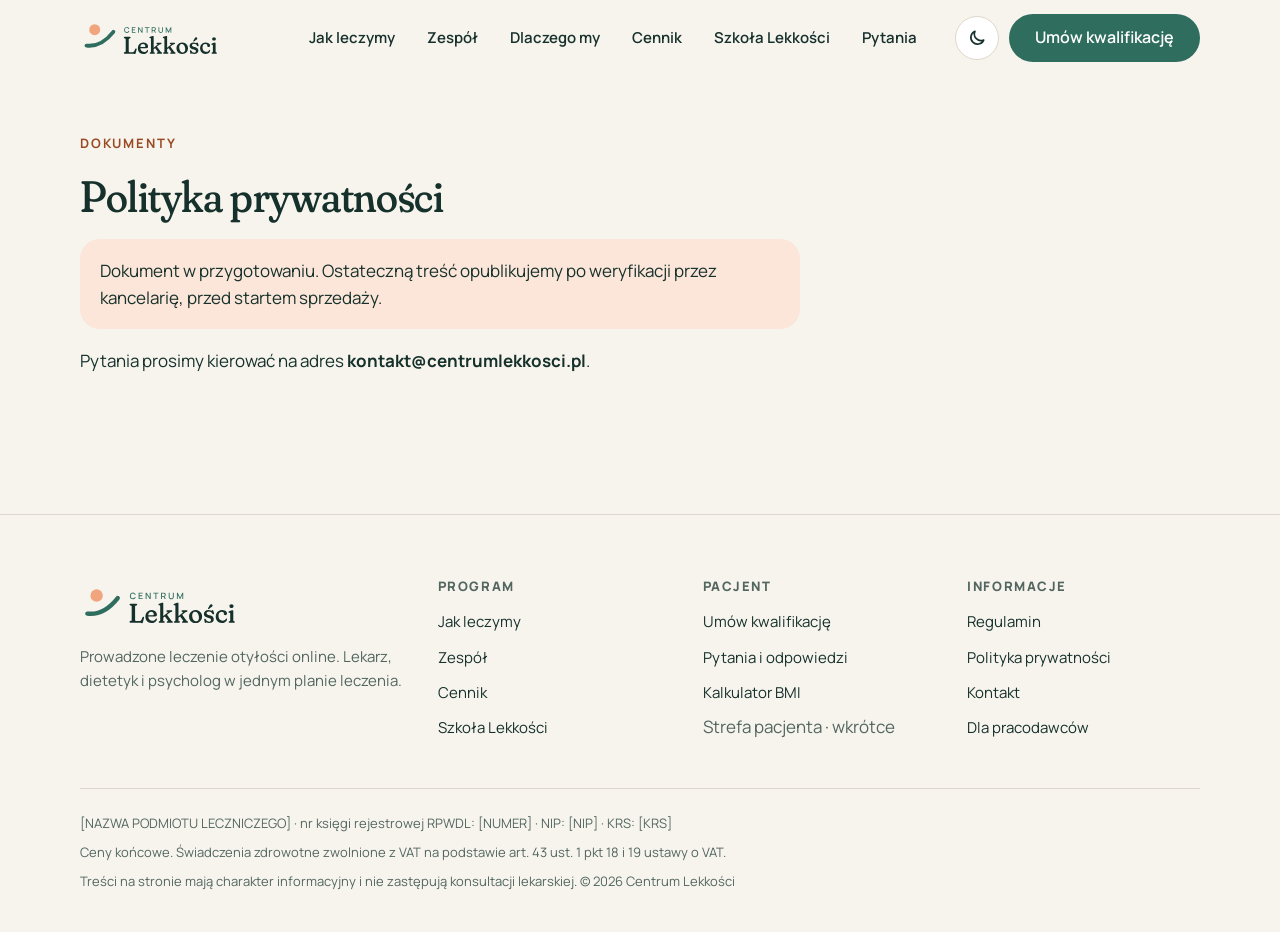
<file: polityka-prywatnosci.html>
<!doctype html>
<html lang="pl">
<head>
<meta charset="utf-8">
<meta name="viewport" content="width=device-width, initial-scale=1, viewport-fit=cover">
<title>Polityka prywatności · Centrum Lekkości</title>
<meta name="robots" content="noindex">
<link rel="icon" type="image/svg+xml" href="assets/img/app-icon.svg">
<link rel="stylesheet" href="https://fonts.googleapis.com/css2?family=Fraunces:opsz,wght,SOFT@9..144,300..700,0..100&family=Manrope:wght@400;500;600;700;800&display=swap">
<link rel="stylesheet" href="assets/css/style.css">
</head>
<body>
<svg width="0" height="0" style="position:absolute" aria-hidden="true" focusable="false">
  <symbol id="i-check" viewBox="0 0 24 24"><path d="M5 12.5l4.2 4.2L19 7" fill="none" stroke="currentColor" stroke-width="2.4" stroke-linecap="round" stroke-linejoin="round"/></symbol>
  <symbol id="i-arrow" viewBox="0 0 24 24"><path d="M5 12h14M13 6l6 6-6 6" fill="none" stroke="currentColor" stroke-width="2.2" stroke-linecap="round" stroke-linejoin="round"/></symbol>
  <symbol id="i-video" viewBox="0 0 24 24"><rect x="3" y="6" width="13" height="12" rx="3" fill="none" stroke="currentColor" stroke-width="2"/><path d="M16 10.5l5-3v9l-5-3z" fill="none" stroke="currentColor" stroke-width="2" stroke-linejoin="round"/></symbol>
  <symbol id="i-team" viewBox="0 0 24 24"><circle cx="8" cy="8" r="3" fill="none" stroke="currentColor" stroke-width="2"/><circle cx="16.5" cy="9" r="2.5" fill="none" stroke="currentColor" stroke-width="2"/><path d="M2.5 19c.6-3.2 2.8-5 5.5-5s4.9 1.8 5.5 5M14 14.3c.8-.2 1.6-.3 2.5-.3 2.4 0 4.3 1.6 5 4.5" fill="none" stroke="currentColor" stroke-width="2" stroke-linecap="round"/></symbol>
  <symbol id="i-rx" viewBox="0 0 24 24"><rect x="4" y="3" width="16" height="18" rx="3" fill="none" stroke="currentColor" stroke-width="2"/><path d="M8 8h8M8 12h8M8 16h5" fill="none" stroke="currentColor" stroke-width="2" stroke-linecap="round"/></symbol>
  <symbol id="i-pill" viewBox="0 0 24 24"><rect x="2.8" y="8.2" width="18.4" height="7.6" rx="3.8" transform="rotate(-40 12 12)" fill="none" stroke="currentColor" stroke-width="2"/><path d="M9.3 9.2l5.4 5.6" stroke="currentColor" stroke-width="2"/></symbol>
  <symbol id="i-loop" viewBox="0 0 24 24"><path d="M4 12a8 8 0 0 1 13.7-5.6M20 12a8 8 0 0 1-13.7 5.6" fill="none" stroke="currentColor" stroke-width="2" stroke-linecap="round"/><path d="M18 3v4h-4M6 21v-4h4" fill="none" stroke="currentColor" stroke-width="2" stroke-linecap="round" stroke-linejoin="round"/></symbol>
  <symbol id="i-heart" viewBox="0 0 24 24"><path d="M12 20s-7.5-4.4-7.5-10A4.3 4.3 0 0 1 12 7.4 4.3 4.3 0 0 1 19.5 10c0 5.6-7.5 10-7.5 10z" fill="none" stroke="currentColor" stroke-width="2" stroke-linejoin="round"/></symbol>
  <symbol id="i-leaf" viewBox="0 0 24 24"><path d="M5 19c0-8 5-13 14-14 0 9-5 14-13 14M5 19l7-7" fill="none" stroke="currentColor" stroke-width="2" stroke-linecap="round" stroke-linejoin="round"/></symbol>
  <symbol id="i-compass" viewBox="0 0 24 24"><circle cx="12" cy="12" r="9" fill="none" stroke="currentColor" stroke-width="2"/><path d="M15.5 8.5l-2 5-5 2 2-5z" fill="none" stroke="currentColor" stroke-width="2" stroke-linejoin="round"/></symbol>
  <symbol id="i-menu" viewBox="0 0 24 24"><path d="M4 7h16M4 12h16M4 17h16" stroke="currentColor" stroke-width="2" stroke-linecap="round"/></symbol>
  <symbol id="i-close" viewBox="0 0 24 24"><path d="M6 6l12 12M18 6L6 18" stroke="currentColor" stroke-width="2" stroke-linecap="round"/></symbol>
  <symbol id="i-moon" viewBox="0 0 24 24"><path d="M20 14.5A8 8 0 0 1 9.5 4a8 8 0 1 0 10.5 10.5z" fill="none" stroke="currentColor" stroke-width="2" stroke-linejoin="round"/></symbol>
  <symbol id="i-sun" viewBox="0 0 24 24"><circle cx="12" cy="12" r="4" fill="none" stroke="currentColor" stroke-width="2"/><path d="M12 2v2M12 20v2M2 12h2M20 12h2M4.9 4.9l1.4 1.4M17.7 17.7l1.4 1.4M4.9 19.1l1.4-1.4M17.7 6.3l1.4-1.4" stroke="currentColor" stroke-width="2" stroke-linecap="round"/></symbol>
</svg>
<header class="site-header" id="top">
  <div class="wrap nav">
    <a class="brand" href="index.html#top" aria-label="Centrum Lekkości — strona główna"><svg xmlns="http://www.w3.org/2000/svg" viewBox="0 0 272 88" aria-hidden="true" focusable="false"><g transform="translate(4 6) scale(1.05)"><path d="M8 50 C 24 52, 42 44, 57 25" fill="none" style="stroke:var(--sage)" stroke-width="7" stroke-linecap="round"/><circle cx="23" cy="21" r="10" fill="#F0A57C"/></g><path d="M89.5575 34.225Q87.9375 34.225 86.7975 33.51625Q85.6575 32.8075 85.05375000000001 31.54Q84.45 30.2725 84.45 28.6Q84.45 26.927500000000002 85.05375000000001 25.66Q85.6575 24.3925 86.7975 23.68375Q87.9375 22.975 89.5575 22.975Q91.425 22.975 92.65125 23.92Q93.8775 24.865000000000002 94.3575 26.4625L92.7675 26.89Q92.4525 25.7575 91.64625000000001 25.1125Q90.84 24.4675 89.5575 24.4675Q88.41 24.4675 87.645 24.985Q86.88 25.502499999999998 86.49375 26.432499999999997Q86.1075 27.3625 86.1075 28.6Q86.1 29.8375 86.48625 30.7675Q86.8725 31.6975 87.64125 32.215Q88.41 32.7325 89.5575 32.7325Q90.84 32.7325 91.64625000000001 32.08375Q92.4525 31.435 92.7675 30.31L94.3575 30.7375Q93.8775 32.335 92.65125 33.28Q91.425 34.225 89.5575 34.225ZM99.2075 34.0V23.200000000000003H106.1075V24.677500000000002H100.775V27.7075H105.2075V29.185000000000002H100.775V32.5225H106.1075V34.0ZM111.1075 34.0V23.200000000000003H112.6975L118.015 31.225V23.200000000000003H119.605V34.0H118.015L112.6975 25.9675V34.0ZM127.5975 34.0V24.677500000000002H124.005V23.200000000000003H132.7575V24.677500000000002H129.165V34.0ZM137.15750000000003 34.0V23.200000000000003H141.5225Q141.68 23.200000000000003 141.91250000000002 23.21125Q142.145 23.2225 142.35500000000002 23.259999999999998Q143.25500000000002 23.4025 143.85875000000001 23.875Q144.4625 24.3475 144.76250000000002 25.067500000000003Q145.06250000000003 25.7875 145.06250000000003 26.6575Q145.06250000000003 27.947499999999998 144.40250000000003 28.88125Q143.7425 29.815 142.4225 30.0475L141.78500000000003 30.1225H138.72500000000002V34.0ZM143.47250000000003 34.0 141.34250000000003 29.605 142.925 29.2 145.26500000000001 34.0ZM138.72500000000002 28.6375H141.4625Q141.6125 28.6375 141.79625000000001 28.622500000000002Q141.98000000000002 28.6075 142.145 28.57Q142.62500000000003 28.4575 142.91750000000002 28.153750000000002Q143.21 27.85 143.3375 27.4525Q143.465 27.055 143.465 26.6575Q143.465 26.26 143.3375 25.86625Q143.21 25.4725 142.91750000000002 25.168750000000003Q142.62500000000003 24.865000000000002 142.145 24.752499999999998Q141.98000000000002 24.7075 141.79625000000001 24.692500000000003Q141.6125 24.677500000000002 141.4625 24.677500000000002H138.72500000000002ZM154.42 34.225Q153.1525 34.225 152.18125 33.70375Q151.21 33.1825 150.66250000000002 32.24125Q150.115 31.3 150.115 30.025V23.2075L151.70499999999998 23.200000000000003V29.9425Q151.70499999999998 30.6325 151.9375 31.1575Q152.17 31.6825 152.56 32.035000000000004Q152.95 32.3875 153.43374999999997 32.5675Q153.9175 32.7475 154.42 32.7475Q154.93 32.7475 155.41375 32.56375Q155.8975 32.38 156.28750000000002 32.0275Q156.6775 31.675 156.90625 31.15Q157.135 30.625 157.135 29.9425V23.200000000000003H158.725V30.025Q158.725 31.2925 158.1775 32.2375Q157.63 33.1825 156.65875 33.70375Q155.6875 34.225 154.42 34.225ZM164.025 34.0V23.200000000000003H165.4425L169.3575 31.3225L173.25 23.200000000000003H174.6825V33.9925H173.1975V26.605L169.70999999999998 34.0H168.9975L165.5025 26.605V34.0Z" style="fill:var(--sage)"/><path d="M95.708 44.675 94.604 44.974000000000004Q93.937 45.204 93.592 45.6065Q93.247 46.009 93.247 46.814V69.124Q93.247 70.159 93.77600000000001 70.63050000000001Q94.305 71.102 95.40899999999999 71.102H100.17Q101.251 71.102 102.0445 70.7915Q102.838 70.481 103.459 69.722Q104.08 68.963 104.609 67.652L105.621 65.099Q105.943 64.386 106.39150000000001 64.133Q106.84 63.88 107.41499999999999 63.995000000000005Q108.036 64.133 108.3005 64.6505Q108.565 65.168 108.358 65.95L106.633 72.896Q106.38 73.885 105.943 74.35650000000001Q105.506 74.828 104.678 74.828Q104.149 74.828 103.666 74.62100000000001Q103.18299999999999 74.414 102.6655 74.207Q102.148 74.0 101.412 74.0H85.473Q84.691 74.0 84.277 73.632Q83.863 73.264 83.863 72.62Q83.863 71.562 85.013 71.125L86.117 70.826Q86.784 70.596 87.129 70.182Q87.474 69.768 87.474 68.986V46.814Q87.474 46.009 87.129 45.6065Q86.784 45.204 86.117 44.974000000000004L85.013 44.675Q83.863 44.238 83.863 43.18Q83.863 42.513000000000005 84.277 42.1565Q84.691 41.8 85.473 41.8H95.248Q96.053 41.8 96.4555 42.1565Q96.858 42.513000000000005 96.858 43.18Q96.858 44.215 95.708 44.675ZM130.208 60.591Q130.208 62.016999999999996 129.4145 62.753Q128.621 63.489000000000004 127.126 63.489000000000004H113.924V61.442H123.515Q124.895 61.442 124.895 60.153999999999996Q124.895 57.946 123.7105 56.635Q122.526 55.324 120.663 55.324Q119.145 55.324 117.9605 56.152Q116.776 56.980000000000004 116.109 58.521Q115.442 60.062 115.442 62.224000000000004Q115.442 66.341 117.41999999999999 68.503Q119.398 70.665 122.572 70.665Q124.688 70.665 126.1945 69.69900000000001Q127.701 68.733 128.437 67.422Q128.75900000000001 67.031 129.012 66.87Q129.265 66.709 129.518 66.709Q129.863 66.732 130.07 66.985Q130.277 67.238 130.254 67.744Q130.162 69.492 129.0235 71.033Q127.88499999999999 72.574 125.88399999999999 73.53999999999999Q123.883 74.506 121.192 74.506Q117.972 74.506 115.603 73.149Q113.234 71.792 111.946 69.3655Q110.658 66.939 110.658 63.765Q110.658 60.568 111.946 58.038Q113.234 55.507999999999996 115.63749999999999 54.0475Q118.041 52.587 121.376 52.587Q124.021 52.587 126.01050000000001 53.6335Q128.0 54.68 129.10399999999998 56.4855Q130.208 58.291 130.208 60.591ZM134.46300000000002 74.0Q133.842 74.0 133.47400000000002 73.68950000000001Q133.10600000000002 73.379 133.10600000000002 72.827Q133.10600000000002 72.367 133.34750000000003 72.0795Q133.58900000000003 71.792 134.026 71.562L134.78500000000003 71.355Q135.268 71.171 135.498 70.803Q135.728 70.435 135.728 69.607V45.778999999999996Q135.728 45.019999999999996 135.5095 44.7095Q135.29100000000003 44.399 134.854 44.284L133.65800000000002 44.215Q133.221 44.054 132.991 43.789500000000004Q132.76100000000002 43.525000000000006 132.76100000000002 43.111000000000004Q132.76100000000002 42.674 133.04850000000002 42.352000000000004Q133.336 42.03 133.98000000000002 41.8L137.38400000000001 40.581Q138.16600000000003 40.282000000000004 138.67200000000003 40.144000000000005Q139.17800000000003 40.006 139.638 40.006Q140.25900000000001 40.006 140.59250000000003 40.3855Q140.92600000000002 40.765 140.92600000000002 41.409V69.607Q140.92600000000002 70.481 141.1445 70.8835Q141.363 71.286 141.846 71.47L142.60500000000002 71.7Q143.41000000000003 72.091 143.41000000000003 72.827Q143.41000000000003 74.0 142.145 74.0ZM139.17800000000003 64.11 147.918 56.911Q148.401 56.519999999999996 148.37800000000001 56.175Q148.35500000000002 55.83 147.82600000000002 55.623000000000005L146.97500000000002 55.393Q146.49200000000002 55.186 146.30800000000002 54.8985Q146.12400000000002 54.611000000000004 146.12400000000002 54.243Q146.12400000000002 53.691 146.49200000000002 53.369Q146.86 53.047 147.50400000000002 53.047H154.79500000000002Q155.43900000000002 53.047 155.7955 53.3575Q156.15200000000002 53.668 156.15200000000002 54.243Q156.15200000000002 54.748999999999995 155.78400000000002 55.1515Q155.41600000000003 55.554 154.197 55.784Q153.323 55.945 152.66750000000002 56.2785Q152.012 56.612 150.90800000000002 57.532L139.84500000000003 66.571ZM146.4 59.234 154.036 69.722Q154.58800000000002 70.481 154.99050000000003 70.826Q155.39300000000003 71.171 155.94500000000002 71.424Q156.566 71.769 156.87650000000002 72.09100000000001Q157.187 72.413 157.187 72.873Q157.187 73.402 156.83050000000003 73.701Q156.47400000000002 74.0 155.83 74.0H147.964Q147.412 74.0 147.067 73.68950000000001Q146.722 73.379 146.722 72.827Q146.722 72.459 146.906 72.206Q147.09 71.953 147.55 71.769L148.30900000000003 71.516Q149.068 71.24 148.96450000000002 70.8145Q148.86100000000002 70.389 148.14800000000002 69.423L142.74300000000002 62.063ZM160.2 74.0Q159.57899999999998 74.0 159.21099999999998 73.68950000000001Q158.843 73.379 158.843 72.827Q158.843 72.367 159.0845 72.0795Q159.326 71.792 159.76299999999998 71.562L160.522 71.355Q161.00499999999997 71.171 161.23499999999996 70.803Q161.46499999999997 70.435 161.46499999999997 69.607V45.778999999999996Q161.46499999999997 45.019999999999996 161.24649999999997 44.7095Q161.028 44.399 160.59099999999998 44.284L159.39499999999998 44.215Q158.95799999999997 44.054 158.72799999999998 43.789500000000004Q158.498 43.525000000000006 158.498 43.111000000000004Q158.498 42.674 158.78549999999998 42.352000000000004Q159.07299999999998 42.03 159.71699999999998 41.8L163.12099999999998 40.581Q163.903 40.282000000000004 164.409 40.144000000000005Q164.915 40.006 165.37499999999997 40.006Q165.99599999999998 40.006 166.3295 40.3855Q166.66299999999998 40.765 166.66299999999998 41.409V69.607Q166.66299999999998 70.481 166.88149999999996 70.8835Q167.09999999999997 71.286 167.58299999999997 71.47L168.34199999999998 71.7Q169.147 72.091 169.147 72.827Q169.147 74.0 167.88199999999998 74.0ZM164.915 64.11 173.65499999999997 56.911Q174.13799999999998 56.519999999999996 174.11499999999998 56.175Q174.09199999999998 55.83 173.563 55.623000000000005L172.712 55.393Q172.22899999999998 55.186 172.045 54.8985Q171.861 54.611000000000004 171.861 54.243Q171.861 53.691 172.22899999999998 53.369Q172.59699999999998 53.047 173.24099999999999 53.047H180.53199999999998Q181.176 53.047 181.53249999999997 53.3575Q181.88899999999998 53.668 181.88899999999998 54.243Q181.88899999999998 54.748999999999995 181.521 55.1515Q181.153 55.554 179.93399999999997 55.784Q179.05999999999997 55.945 178.40449999999998 56.2785Q177.74899999999997 56.612 176.64499999999998 57.532L165.582 66.571ZM172.13699999999997 59.234 179.77299999999997 69.722Q180.325 70.481 180.7275 70.826Q181.13 71.171 181.682 71.424Q182.30299999999997 71.769 182.6135 72.09100000000001Q182.92399999999998 72.413 182.92399999999998 72.873Q182.92399999999998 73.402 182.5675 73.701Q182.21099999999998 74.0 181.56699999999998 74.0H173.70099999999996Q173.14899999999997 74.0 172.80399999999997 73.68950000000001Q172.45899999999997 73.379 172.45899999999997 72.827Q172.45899999999997 72.459 172.64299999999997 72.206Q172.82699999999997 71.953 173.28699999999998 71.769L174.046 71.516Q174.80499999999998 71.24 174.70149999999998 70.8145Q174.59799999999998 70.389 173.885 69.423L168.48 62.063ZM195.689 52.587Q198.955 52.587 201.416 54.0015Q203.877 55.416 205.26850000000002 57.876999999999995Q206.66 60.338 206.66 63.581Q206.66 66.686 205.2455 69.1585Q203.83100000000002 71.631 201.3125 73.0685Q198.794 74.506 195.505 74.506Q192.239 74.506 189.7665 73.0915Q187.294 71.677 185.914 69.19300000000001Q184.534 66.709 184.534 63.466Q184.534 60.361000000000004 185.9485 57.911500000000004Q187.363 55.462 189.87 54.0245Q192.377 52.587 195.689 52.587ZM197.41400000000002 71.562Q198.955 71.263 199.9325 70.021Q200.91 68.779 201.22050000000002 66.84700000000001Q201.531 64.915 201.025 62.5Q200.496 59.924 199.4265 58.2565Q198.357 56.589 196.90800000000002 55.876Q195.459 55.163 193.849 55.507999999999996Q192.308 55.807 191.3075 57.026Q190.30700000000002 58.245000000000005 189.985 60.17700000000001Q189.663 62.109 190.169 64.547Q190.721 67.146 191.80200000000002 68.8135Q192.883 70.481 194.3435 71.1825Q195.804 71.884 197.41400000000002 71.562ZM218.666 72.137Q220.16099999999997 72.137 220.98899999999998 71.378Q221.81699999999998 70.619 221.81699999999998 69.492Q221.81699999999998 68.641 221.39149999999998 68.043Q220.96599999999998 67.445 220.09199999999998 66.9965Q219.218 66.548 217.884 66.18Q215.05499999999998 65.467 213.238 64.501Q211.421 63.535 210.54699999999997 62.201Q209.67299999999997 60.867000000000004 209.67299999999997 59.027Q209.67299999999997 56.221000000000004 211.65099999999998 54.404Q213.629 52.587 217.60799999999998 52.587Q218.96499999999997 52.587 219.91949999999997 52.8515Q220.874 53.116 221.495 53.3805Q222.11599999999999 53.644999999999996 222.52999999999997 53.644999999999996Q222.87499999999997 53.644999999999996 223.082 53.369Q223.289 53.093 223.5305 52.828500000000005Q223.772 52.564 224.20899999999997 52.564Q224.69199999999998 52.564 225.06 52.8745Q225.428 53.185 225.70399999999998 53.967L226.78499999999997 57.21Q227.13 58.222 226.969 58.8775Q226.808 59.533 226.23299999999998 59.74Q225.658 59.924 225.03699999999998 59.682500000000005Q224.416 59.441 223.97899999999998 58.797Q223.243 57.486000000000004 222.29999999999998 56.6235Q221.35699999999997 55.760999999999996 220.24149999999997 55.346999999999994Q219.12599999999998 54.933 217.838 54.933Q215.975 54.933 215.124 55.760999999999996Q214.273 56.589 214.273 57.808Q214.273 58.682 214.779 59.337500000000006Q215.285 59.993 216.29699999999997 60.476Q217.30899999999997 60.959 218.85 61.35Q221.31099999999998 61.879 223.00149999999996 62.775999999999996Q224.69199999999998 63.673 225.55449999999996 65.0185Q226.41699999999997 66.364 226.41699999999997 68.273Q226.41699999999997 70.06700000000001 225.48549999999997 71.47Q224.55399999999997 72.873 222.85199999999998 73.678Q221.14999999999998 74.483 218.873 74.483Q217.23999999999998 74.483 216.274 74.19550000000001Q215.308 73.908 214.802 73.62049999999999Q214.296 73.333 214.04299999999998 73.333Q213.69799999999998 73.333 213.46799999999996 73.62049999999999Q213.23799999999997 73.908 213.00799999999998 74.19550000000001Q212.778 74.483 212.36399999999998 74.483Q211.95 74.483 211.6395 74.207Q211.32899999999998 73.931 211.16799999999998 73.241L210.386 69.722Q210.17899999999997 68.733 210.27099999999996 68.089Q210.36299999999997 67.445 210.98399999999998 67.261Q211.51299999999998 67.123 212.05349999999999 67.422Q212.594 67.721 213.077 68.526Q214.01999999999998 70.366 215.4115 71.2515Q216.803 72.137 218.666 72.137ZM219.07999999999998 45.365Q219.79299999999998 43.985 220.56349999999998 43.2145Q221.33399999999997 42.444 222.50699999999998 42.650999999999996Q223.47299999999996 42.835 223.96749999999997 43.594Q224.46199999999996 44.353 224.32399999999998 45.227000000000004Q224.16299999999998 46.101 223.565 46.7335Q222.96699999999998 47.366 221.86299999999997 48.010000000000005L218.25199999999998 50.655Q217.92999999999998 50.839 217.52749999999997 50.839Q217.12499999999997 50.839 216.89499999999998 50.586Q216.59599999999998 50.287 216.66499999999996 49.9075Q216.73399999999998 49.528 216.91799999999998 49.16ZM248.77299999999997 58.567Q248.77299999999997 59.832 248.01399999999998 60.614000000000004Q247.255 61.396 246.01299999999998 61.396Q244.771 61.396 244.12699999999998 60.694500000000005Q243.48299999999998 59.993 243.48299999999998 58.82V58.176Q243.48299999999998 56.888000000000005 242.52849999999998 56.106Q241.57399999999998 55.324 239.849 55.324Q238.28499999999997 55.324 237.06599999999997 56.175Q235.84699999999998 57.025999999999996 235.134 58.5785Q234.421 60.131 234.421 62.247Q234.421 64.892 235.3525 66.7435Q236.284 68.595 237.894 69.5495Q239.504 70.504 241.551 70.504Q243.736 70.504 245.093 69.5955Q246.45 68.687 247.16299999999998 67.422Q247.53099999999998 67.031 247.76099999999997 66.87Q247.99099999999999 66.709 248.267 66.709Q248.61199999999997 66.709 248.80749999999998 66.985Q249.003 67.261 248.98 67.767Q248.88799999999998 69.538 247.76099999999997 71.0675Q246.634 72.597 244.6675 73.5515Q242.701 74.506 240.07899999999998 74.506Q237.01999999999998 74.506 234.67399999999998 73.172Q232.32799999999997 71.838 231.017 69.423Q229.706 67.008 229.706 63.834Q229.706 60.637 231.03999999999996 58.0955Q232.37399999999997 55.554 234.80049999999997 54.0705Q237.22699999999998 52.587 240.516 52.587Q243.069 52.587 244.9205 53.426500000000004Q246.772 54.266000000000005 247.77249999999998 55.623000000000005Q248.77299999999997 56.980000000000004 248.77299999999997 58.567ZM259.42199999999997 54.150999999999996V69.607Q259.42199999999997 70.435 259.6635 70.803Q259.905 71.171 260.36499999999995 71.355L261.12399999999997 71.562Q261.561 71.769 261.79099999999994 72.06800000000001Q262.02099999999996 72.367 262.02099999999996 72.827Q262.02099999999996 73.379 261.67599999999993 73.68950000000001Q261.33099999999996 74.0 260.68699999999995 74.0H252.98199999999997Q252.33799999999997 74.0 251.98149999999998 73.68950000000001Q251.62499999999997 73.379 251.62499999999997 72.827Q251.62499999999997 72.367 251.85499999999996 72.06800000000001Q252.08499999999998 71.769 252.52199999999996 71.562L253.30399999999997 71.355Q253.76399999999998 71.171 253.99399999999997 70.803Q254.22399999999996 70.435 254.22399999999996 69.607V58.521Q254.22399999999996 57.762 254.00549999999998 57.4515Q253.78699999999998 57.141000000000005 253.34999999999997 57.025999999999996L252.15399999999997 56.957Q251.71699999999998 56.796 251.48699999999997 56.531499999999994Q251.25699999999998 56.266999999999996 251.25699999999998 55.853Q251.25699999999998 55.416 251.54449999999997 55.094Q251.83199999999997 54.772000000000006 252.49899999999997 54.542L255.87999999999997 53.323Q256.662 53.024 257.17949999999996 52.886Q257.697 52.748000000000005 258.13399999999996 52.748000000000005Q258.755 52.748000000000005 259.08849999999995 53.127500000000005Q259.42199999999997 53.507000000000005 259.42199999999997 54.150999999999996ZM256.363 48.976Q254.77599999999998 48.976 253.80999999999997 48.102000000000004Q252.84399999999997 47.228 252.84399999999997 45.825Q252.84399999999997 44.422 253.80999999999997 43.5595Q254.77599999999998 42.697 256.363 42.697Q257.97299999999996 42.697 258.93899999999996 43.5595Q259.905 44.422 259.905 45.825Q259.905 47.228 258.93899999999996 48.102000000000004Q257.97299999999996 48.976 256.363 48.976Z" style="fill:var(--ink)"/></svg></a>
    <ul class="nav-links">
      <li><a href="index.html#jak-leczymy">Jak leczymy</a></li>
      <li><a href="index.html#zespol">Zespół</a></li>
      <li><a href="index.html#dlaczego">Dlaczego my</a></li>
      <li><a href="index.html#cennik">Cennik</a></li>
      <li><a href="index.html#szkola">Szkoła Lekkości</a></li>
      <li><a href="index.html#pytania">Pytania</a></li>
    </ul>
    <div class="nav-actions">
      <button class="icon-btn" id="theme-toggle" type="button" aria-label="Zmień motyw kolorystyczny"><svg aria-hidden="true"><use href="index.html#i-moon"/></svg></button>
      <a class="btn btn-primary" href="index.html#zapisy">Umów kwalifikację</a>
      <button class="icon-btn menu-toggle" id="menu-toggle" type="button" aria-expanded="false" aria-controls="mobile-menu" aria-label="Otwórz menu"><svg aria-hidden="true"><use href="index.html#i-menu"/></svg></button>
    </div>
  </div>
  <nav class="mobile-menu" id="mobile-menu" hidden aria-label="Menu mobilne">
    <ul>
      <li><a href="index.html#jak-leczymy">Jak leczymy</a></li>
      <li><a href="index.html#zespol">Zespół</a></li>
      <li><a href="index.html#dlaczego">Dlaczego my</a></li>
      <li><a href="index.html#cennik">Cennik</a></li>
      <li><a href="index.html#szkola">Szkoła Lekkości</a></li>
      <li><a href="index.html#pytania">Pytania</a></li>
    </ul>
    <a class="btn btn-primary" href="index.html#zapisy">Umów kwalifikację</a>
  </nav>
</header>
<main class="wrap doc-page" id="main">
  <article>
    <p class="eyebrow">Dokumenty</p>
    <h1>Polityka prywatności</h1>
    <p class="note">Dokument w przygotowaniu. Ostateczną treść opublikujemy po weryfikacji przez kancelarię, przed startem sprzedaży.</p>
    <p>Pytania prosimy kierować na adres <b>kontakt@centrumlekkosci.pl</b>.</p>
  </article>
</main>
<footer class="site-footer">
  <div class="wrap">
    <div class="footer-grid">
      <div class="footer-brand"><svg xmlns="http://www.w3.org/2000/svg" viewBox="0 0 272 88" aria-hidden="true" focusable="false"><g transform="translate(4 6) scale(1.05)"><path d="M8 50 C 24 52, 42 44, 57 25" fill="none" style="stroke:var(--sage)" stroke-width="7" stroke-linecap="round"/><circle cx="23" cy="21" r="10" fill="#F0A57C"/></g><path d="M89.5575 34.225Q87.9375 34.225 86.7975 33.51625Q85.6575 32.8075 85.05375000000001 31.54Q84.45 30.2725 84.45 28.6Q84.45 26.927500000000002 85.05375000000001 25.66Q85.6575 24.3925 86.7975 23.68375Q87.9375 22.975 89.5575 22.975Q91.425 22.975 92.65125 23.92Q93.8775 24.865000000000002 94.3575 26.4625L92.7675 26.89Q92.4525 25.7575 91.64625000000001 25.1125Q90.84 24.4675 89.5575 24.4675Q88.41 24.4675 87.645 24.985Q86.88 25.502499999999998 86.49375 26.432499999999997Q86.1075 27.3625 86.1075 28.6Q86.1 29.8375 86.48625 30.7675Q86.8725 31.6975 87.64125 32.215Q88.41 32.7325 89.5575 32.7325Q90.84 32.7325 91.64625000000001 32.08375Q92.4525 31.435 92.7675 30.31L94.3575 30.7375Q93.8775 32.335 92.65125 33.28Q91.425 34.225 89.5575 34.225ZM99.2075 34.0V23.200000000000003H106.1075V24.677500000000002H100.775V27.7075H105.2075V29.185000000000002H100.775V32.5225H106.1075V34.0ZM111.1075 34.0V23.200000000000003H112.6975L118.015 31.225V23.200000000000003H119.605V34.0H118.015L112.6975 25.9675V34.0ZM127.5975 34.0V24.677500000000002H124.005V23.200000000000003H132.7575V24.677500000000002H129.165V34.0ZM137.15750000000003 34.0V23.200000000000003H141.5225Q141.68 23.200000000000003 141.91250000000002 23.21125Q142.145 23.2225 142.35500000000002 23.259999999999998Q143.25500000000002 23.4025 143.85875000000001 23.875Q144.4625 24.3475 144.76250000000002 25.067500000000003Q145.06250000000003 25.7875 145.06250000000003 26.6575Q145.06250000000003 27.947499999999998 144.40250000000003 28.88125Q143.7425 29.815 142.4225 30.0475L141.78500000000003 30.1225H138.72500000000002V34.0ZM143.47250000000003 34.0 141.34250000000003 29.605 142.925 29.2 145.26500000000001 34.0ZM138.72500000000002 28.6375H141.4625Q141.6125 28.6375 141.79625000000001 28.622500000000002Q141.98000000000002 28.6075 142.145 28.57Q142.62500000000003 28.4575 142.91750000000002 28.153750000000002Q143.21 27.85 143.3375 27.4525Q143.465 27.055 143.465 26.6575Q143.465 26.26 143.3375 25.86625Q143.21 25.4725 142.91750000000002 25.168750000000003Q142.62500000000003 24.865000000000002 142.145 24.752499999999998Q141.98000000000002 24.7075 141.79625000000001 24.692500000000003Q141.6125 24.677500000000002 141.4625 24.677500000000002H138.72500000000002ZM154.42 34.225Q153.1525 34.225 152.18125 33.70375Q151.21 33.1825 150.66250000000002 32.24125Q150.115 31.3 150.115 30.025V23.2075L151.70499999999998 23.200000000000003V29.9425Q151.70499999999998 30.6325 151.9375 31.1575Q152.17 31.6825 152.56 32.035000000000004Q152.95 32.3875 153.43374999999997 32.5675Q153.9175 32.7475 154.42 32.7475Q154.93 32.7475 155.41375 32.56375Q155.8975 32.38 156.28750000000002 32.0275Q156.6775 31.675 156.90625 31.15Q157.135 30.625 157.135 29.9425V23.200000000000003H158.725V30.025Q158.725 31.2925 158.1775 32.2375Q157.63 33.1825 156.65875 33.70375Q155.6875 34.225 154.42 34.225ZM164.025 34.0V23.200000000000003H165.4425L169.3575 31.3225L173.25 23.200000000000003H174.6825V33.9925H173.1975V26.605L169.70999999999998 34.0H168.9975L165.5025 26.605V34.0Z" style="fill:var(--sage)"/><path d="M95.708 44.675 94.604 44.974000000000004Q93.937 45.204 93.592 45.6065Q93.247 46.009 93.247 46.814V69.124Q93.247 70.159 93.77600000000001 70.63050000000001Q94.305 71.102 95.40899999999999 71.102H100.17Q101.251 71.102 102.0445 70.7915Q102.838 70.481 103.459 69.722Q104.08 68.963 104.609 67.652L105.621 65.099Q105.943 64.386 106.39150000000001 64.133Q106.84 63.88 107.41499999999999 63.995000000000005Q108.036 64.133 108.3005 64.6505Q108.565 65.168 108.358 65.95L106.633 72.896Q106.38 73.885 105.943 74.35650000000001Q105.506 74.828 104.678 74.828Q104.149 74.828 103.666 74.62100000000001Q103.18299999999999 74.414 102.6655 74.207Q102.148 74.0 101.412 74.0H85.473Q84.691 74.0 84.277 73.632Q83.863 73.264 83.863 72.62Q83.863 71.562 85.013 71.125L86.117 70.826Q86.784 70.596 87.129 70.182Q87.474 69.768 87.474 68.986V46.814Q87.474 46.009 87.129 45.6065Q86.784 45.204 86.117 44.974000000000004L85.013 44.675Q83.863 44.238 83.863 43.18Q83.863 42.513000000000005 84.277 42.1565Q84.691 41.8 85.473 41.8H95.248Q96.053 41.8 96.4555 42.1565Q96.858 42.513000000000005 96.858 43.18Q96.858 44.215 95.708 44.675ZM130.208 60.591Q130.208 62.016999999999996 129.4145 62.753Q128.621 63.489000000000004 127.126 63.489000000000004H113.924V61.442H123.515Q124.895 61.442 124.895 60.153999999999996Q124.895 57.946 123.7105 56.635Q122.526 55.324 120.663 55.324Q119.145 55.324 117.9605 56.152Q116.776 56.980000000000004 116.109 58.521Q115.442 60.062 115.442 62.224000000000004Q115.442 66.341 117.41999999999999 68.503Q119.398 70.665 122.572 70.665Q124.688 70.665 126.1945 69.69900000000001Q127.701 68.733 128.437 67.422Q128.75900000000001 67.031 129.012 66.87Q129.265 66.709 129.518 66.709Q129.863 66.732 130.07 66.985Q130.277 67.238 130.254 67.744Q130.162 69.492 129.0235 71.033Q127.88499999999999 72.574 125.88399999999999 73.53999999999999Q123.883 74.506 121.192 74.506Q117.972 74.506 115.603 73.149Q113.234 71.792 111.946 69.3655Q110.658 66.939 110.658 63.765Q110.658 60.568 111.946 58.038Q113.234 55.507999999999996 115.63749999999999 54.0475Q118.041 52.587 121.376 52.587Q124.021 52.587 126.01050000000001 53.6335Q128.0 54.68 129.10399999999998 56.4855Q130.208 58.291 130.208 60.591ZM134.46300000000002 74.0Q133.842 74.0 133.47400000000002 73.68950000000001Q133.10600000000002 73.379 133.10600000000002 72.827Q133.10600000000002 72.367 133.34750000000003 72.0795Q133.58900000000003 71.792 134.026 71.562L134.78500000000003 71.355Q135.268 71.171 135.498 70.803Q135.728 70.435 135.728 69.607V45.778999999999996Q135.728 45.019999999999996 135.5095 44.7095Q135.29100000000003 44.399 134.854 44.284L133.65800000000002 44.215Q133.221 44.054 132.991 43.789500000000004Q132.76100000000002 43.525000000000006 132.76100000000002 43.111000000000004Q132.76100000000002 42.674 133.04850000000002 42.352000000000004Q133.336 42.03 133.98000000000002 41.8L137.38400000000001 40.581Q138.16600000000003 40.282000000000004 138.67200000000003 40.144000000000005Q139.17800000000003 40.006 139.638 40.006Q140.25900000000001 40.006 140.59250000000003 40.3855Q140.92600000000002 40.765 140.92600000000002 41.409V69.607Q140.92600000000002 70.481 141.1445 70.8835Q141.363 71.286 141.846 71.47L142.60500000000002 71.7Q143.41000000000003 72.091 143.41000000000003 72.827Q143.41000000000003 74.0 142.145 74.0ZM139.17800000000003 64.11 147.918 56.911Q148.401 56.519999999999996 148.37800000000001 56.175Q148.35500000000002 55.83 147.82600000000002 55.623000000000005L146.97500000000002 55.393Q146.49200000000002 55.186 146.30800000000002 54.8985Q146.12400000000002 54.611000000000004 146.12400000000002 54.243Q146.12400000000002 53.691 146.49200000000002 53.369Q146.86 53.047 147.50400000000002 53.047H154.79500000000002Q155.43900000000002 53.047 155.7955 53.3575Q156.15200000000002 53.668 156.15200000000002 54.243Q156.15200000000002 54.748999999999995 155.78400000000002 55.1515Q155.41600000000003 55.554 154.197 55.784Q153.323 55.945 152.66750000000002 56.2785Q152.012 56.612 150.90800000000002 57.532L139.84500000000003 66.571ZM146.4 59.234 154.036 69.722Q154.58800000000002 70.481 154.99050000000003 70.826Q155.39300000000003 71.171 155.94500000000002 71.424Q156.566 71.769 156.87650000000002 72.09100000000001Q157.187 72.413 157.187 72.873Q157.187 73.402 156.83050000000003 73.701Q156.47400000000002 74.0 155.83 74.0H147.964Q147.412 74.0 147.067 73.68950000000001Q146.722 73.379 146.722 72.827Q146.722 72.459 146.906 72.206Q147.09 71.953 147.55 71.769L148.30900000000003 71.516Q149.068 71.24 148.96450000000002 70.8145Q148.86100000000002 70.389 148.14800000000002 69.423L142.74300000000002 62.063ZM160.2 74.0Q159.57899999999998 74.0 159.21099999999998 73.68950000000001Q158.843 73.379 158.843 72.827Q158.843 72.367 159.0845 72.0795Q159.326 71.792 159.76299999999998 71.562L160.522 71.355Q161.00499999999997 71.171 161.23499999999996 70.803Q161.46499999999997 70.435 161.46499999999997 69.607V45.778999999999996Q161.46499999999997 45.019999999999996 161.24649999999997 44.7095Q161.028 44.399 160.59099999999998 44.284L159.39499999999998 44.215Q158.95799999999997 44.054 158.72799999999998 43.789500000000004Q158.498 43.525000000000006 158.498 43.111000000000004Q158.498 42.674 158.78549999999998 42.352000000000004Q159.07299999999998 42.03 159.71699999999998 41.8L163.12099999999998 40.581Q163.903 40.282000000000004 164.409 40.144000000000005Q164.915 40.006 165.37499999999997 40.006Q165.99599999999998 40.006 166.3295 40.3855Q166.66299999999998 40.765 166.66299999999998 41.409V69.607Q166.66299999999998 70.481 166.88149999999996 70.8835Q167.09999999999997 71.286 167.58299999999997 71.47L168.34199999999998 71.7Q169.147 72.091 169.147 72.827Q169.147 74.0 167.88199999999998 74.0ZM164.915 64.11 173.65499999999997 56.911Q174.13799999999998 56.519999999999996 174.11499999999998 56.175Q174.09199999999998 55.83 173.563 55.623000000000005L172.712 55.393Q172.22899999999998 55.186 172.045 54.8985Q171.861 54.611000000000004 171.861 54.243Q171.861 53.691 172.22899999999998 53.369Q172.59699999999998 53.047 173.24099999999999 53.047H180.53199999999998Q181.176 53.047 181.53249999999997 53.3575Q181.88899999999998 53.668 181.88899999999998 54.243Q181.88899999999998 54.748999999999995 181.521 55.1515Q181.153 55.554 179.93399999999997 55.784Q179.05999999999997 55.945 178.40449999999998 56.2785Q177.74899999999997 56.612 176.64499999999998 57.532L165.582 66.571ZM172.13699999999997 59.234 179.77299999999997 69.722Q180.325 70.481 180.7275 70.826Q181.13 71.171 181.682 71.424Q182.30299999999997 71.769 182.6135 72.09100000000001Q182.92399999999998 72.413 182.92399999999998 72.873Q182.92399999999998 73.402 182.5675 73.701Q182.21099999999998 74.0 181.56699999999998 74.0H173.70099999999996Q173.14899999999997 74.0 172.80399999999997 73.68950000000001Q172.45899999999997 73.379 172.45899999999997 72.827Q172.45899999999997 72.459 172.64299999999997 72.206Q172.82699999999997 71.953 173.28699999999998 71.769L174.046 71.516Q174.80499999999998 71.24 174.70149999999998 70.8145Q174.59799999999998 70.389 173.885 69.423L168.48 62.063ZM195.689 52.587Q198.955 52.587 201.416 54.0015Q203.877 55.416 205.26850000000002 57.876999999999995Q206.66 60.338 206.66 63.581Q206.66 66.686 205.2455 69.1585Q203.83100000000002 71.631 201.3125 73.0685Q198.794 74.506 195.505 74.506Q192.239 74.506 189.7665 73.0915Q187.294 71.677 185.914 69.19300000000001Q184.534 66.709 184.534 63.466Q184.534 60.361000000000004 185.9485 57.911500000000004Q187.363 55.462 189.87 54.0245Q192.377 52.587 195.689 52.587ZM197.41400000000002 71.562Q198.955 71.263 199.9325 70.021Q200.91 68.779 201.22050000000002 66.84700000000001Q201.531 64.915 201.025 62.5Q200.496 59.924 199.4265 58.2565Q198.357 56.589 196.90800000000002 55.876Q195.459 55.163 193.849 55.507999999999996Q192.308 55.807 191.3075 57.026Q190.30700000000002 58.245000000000005 189.985 60.17700000000001Q189.663 62.109 190.169 64.547Q190.721 67.146 191.80200000000002 68.8135Q192.883 70.481 194.3435 71.1825Q195.804 71.884 197.41400000000002 71.562ZM218.666 72.137Q220.16099999999997 72.137 220.98899999999998 71.378Q221.81699999999998 70.619 221.81699999999998 69.492Q221.81699999999998 68.641 221.39149999999998 68.043Q220.96599999999998 67.445 220.09199999999998 66.9965Q219.218 66.548 217.884 66.18Q215.05499999999998 65.467 213.238 64.501Q211.421 63.535 210.54699999999997 62.201Q209.67299999999997 60.867000000000004 209.67299999999997 59.027Q209.67299999999997 56.221000000000004 211.65099999999998 54.404Q213.629 52.587 217.60799999999998 52.587Q218.96499999999997 52.587 219.91949999999997 52.8515Q220.874 53.116 221.495 53.3805Q222.11599999999999 53.644999999999996 222.52999999999997 53.644999999999996Q222.87499999999997 53.644999999999996 223.082 53.369Q223.289 53.093 223.5305 52.828500000000005Q223.772 52.564 224.20899999999997 52.564Q224.69199999999998 52.564 225.06 52.8745Q225.428 53.185 225.70399999999998 53.967L226.78499999999997 57.21Q227.13 58.222 226.969 58.8775Q226.808 59.533 226.23299999999998 59.74Q225.658 59.924 225.03699999999998 59.682500000000005Q224.416 59.441 223.97899999999998 58.797Q223.243 57.486000000000004 222.29999999999998 56.6235Q221.35699999999997 55.760999999999996 220.24149999999997 55.346999999999994Q219.12599999999998 54.933 217.838 54.933Q215.975 54.933 215.124 55.760999999999996Q214.273 56.589 214.273 57.808Q214.273 58.682 214.779 59.337500000000006Q215.285 59.993 216.29699999999997 60.476Q217.30899999999997 60.959 218.85 61.35Q221.31099999999998 61.879 223.00149999999996 62.775999999999996Q224.69199999999998 63.673 225.55449999999996 65.0185Q226.41699999999997 66.364 226.41699999999997 68.273Q226.41699999999997 70.06700000000001 225.48549999999997 71.47Q224.55399999999997 72.873 222.85199999999998 73.678Q221.14999999999998 74.483 218.873 74.483Q217.23999999999998 74.483 216.274 74.19550000000001Q215.308 73.908 214.802 73.62049999999999Q214.296 73.333 214.04299999999998 73.333Q213.69799999999998 73.333 213.46799999999996 73.62049999999999Q213.23799999999997 73.908 213.00799999999998 74.19550000000001Q212.778 74.483 212.36399999999998 74.483Q211.95 74.483 211.6395 74.207Q211.32899999999998 73.931 211.16799999999998 73.241L210.386 69.722Q210.17899999999997 68.733 210.27099999999996 68.089Q210.36299999999997 67.445 210.98399999999998 67.261Q211.51299999999998 67.123 212.05349999999999 67.422Q212.594 67.721 213.077 68.526Q214.01999999999998 70.366 215.4115 71.2515Q216.803 72.137 218.666 72.137ZM219.07999999999998 45.365Q219.79299999999998 43.985 220.56349999999998 43.2145Q221.33399999999997 42.444 222.50699999999998 42.650999999999996Q223.47299999999996 42.835 223.96749999999997 43.594Q224.46199999999996 44.353 224.32399999999998 45.227000000000004Q224.16299999999998 46.101 223.565 46.7335Q222.96699999999998 47.366 221.86299999999997 48.010000000000005L218.25199999999998 50.655Q217.92999999999998 50.839 217.52749999999997 50.839Q217.12499999999997 50.839 216.89499999999998 50.586Q216.59599999999998 50.287 216.66499999999996 49.9075Q216.73399999999998 49.528 216.91799999999998 49.16ZM248.77299999999997 58.567Q248.77299999999997 59.832 248.01399999999998 60.614000000000004Q247.255 61.396 246.01299999999998 61.396Q244.771 61.396 244.12699999999998 60.694500000000005Q243.48299999999998 59.993 243.48299999999998 58.82V58.176Q243.48299999999998 56.888000000000005 242.52849999999998 56.106Q241.57399999999998 55.324 239.849 55.324Q238.28499999999997 55.324 237.06599999999997 56.175Q235.84699999999998 57.025999999999996 235.134 58.5785Q234.421 60.131 234.421 62.247Q234.421 64.892 235.3525 66.7435Q236.284 68.595 237.894 69.5495Q239.504 70.504 241.551 70.504Q243.736 70.504 245.093 69.5955Q246.45 68.687 247.16299999999998 67.422Q247.53099999999998 67.031 247.76099999999997 66.87Q247.99099999999999 66.709 248.267 66.709Q248.61199999999997 66.709 248.80749999999998 66.985Q249.003 67.261 248.98 67.767Q248.88799999999998 69.538 247.76099999999997 71.0675Q246.634 72.597 244.6675 73.5515Q242.701 74.506 240.07899999999998 74.506Q237.01999999999998 74.506 234.67399999999998 73.172Q232.32799999999997 71.838 231.017 69.423Q229.706 67.008 229.706 63.834Q229.706 60.637 231.03999999999996 58.0955Q232.37399999999997 55.554 234.80049999999997 54.0705Q237.22699999999998 52.587 240.516 52.587Q243.069 52.587 244.9205 53.426500000000004Q246.772 54.266000000000005 247.77249999999998 55.623000000000005Q248.77299999999997 56.980000000000004 248.77299999999997 58.567ZM259.42199999999997 54.150999999999996V69.607Q259.42199999999997 70.435 259.6635 70.803Q259.905 71.171 260.36499999999995 71.355L261.12399999999997 71.562Q261.561 71.769 261.79099999999994 72.06800000000001Q262.02099999999996 72.367 262.02099999999996 72.827Q262.02099999999996 73.379 261.67599999999993 73.68950000000001Q261.33099999999996 74.0 260.68699999999995 74.0H252.98199999999997Q252.33799999999997 74.0 251.98149999999998 73.68950000000001Q251.62499999999997 73.379 251.62499999999997 72.827Q251.62499999999997 72.367 251.85499999999996 72.06800000000001Q252.08499999999998 71.769 252.52199999999996 71.562L253.30399999999997 71.355Q253.76399999999998 71.171 253.99399999999997 70.803Q254.22399999999996 70.435 254.22399999999996 69.607V58.521Q254.22399999999996 57.762 254.00549999999998 57.4515Q253.78699999999998 57.141000000000005 253.34999999999997 57.025999999999996L252.15399999999997 56.957Q251.71699999999998 56.796 251.48699999999997 56.531499999999994Q251.25699999999998 56.266999999999996 251.25699999999998 55.853Q251.25699999999998 55.416 251.54449999999997 55.094Q251.83199999999997 54.772000000000006 252.49899999999997 54.542L255.87999999999997 53.323Q256.662 53.024 257.17949999999996 52.886Q257.697 52.748000000000005 258.13399999999996 52.748000000000005Q258.755 52.748000000000005 259.08849999999995 53.127500000000005Q259.42199999999997 53.507000000000005 259.42199999999997 54.150999999999996ZM256.363 48.976Q254.77599999999998 48.976 253.80999999999997 48.102000000000004Q252.84399999999997 47.228 252.84399999999997 45.825Q252.84399999999997 44.422 253.80999999999997 43.5595Q254.77599999999998 42.697 256.363 42.697Q257.97299999999996 42.697 258.93899999999996 43.5595Q259.905 44.422 259.905 45.825Q259.905 47.228 258.93899999999996 48.102000000000004Q257.97299999999996 48.976 256.363 48.976Z" style="fill:var(--ink)"/></svg><p>Prowadzone leczenie otyłości online. Lekarz, dietetyk i psycholog w jednym planie leczenia.</p></div>
      <div><h4>Program</h4><ul><li><a href="index.html#jak-leczymy">Jak leczymy</a></li><li><a href="index.html#zespol">Zespół</a></li><li><a href="index.html#cennik">Cennik</a></li><li><a href="index.html#szkola">Szkoła Lekkości</a></li></ul></div>
      <div><h4>Pacjent</h4><ul><li><a href="index.html#zapisy">Umów kwalifikację</a></li><li><a href="index.html#pytania">Pytania i odpowiedzi</a></li><li><a href="index.html#bmi">Kalkulator BMI</a></li><li><span style="color:var(--ink-muted)">Strefa pacjenta · wkrótce</span></li></ul></div>
      <div><h4>Informacje</h4><ul><li><a href="regulamin.html">Regulamin</a></li><li><a href="polityka-prywatnosci.html">Polityka prywatności</a></li><li><a href="index.html#kontakt">Kontakt</a></li><li><a href="index.html#kontakt">Dla pracodawców</a></li></ul></div>
    </div>
    <div class="legal">
      <p>[NAZWA PODMIOTU LECZNICZEGO] · nr księgi rejestrowej RPWDL: [NUMER] · NIP: [NIP] · KRS: [KRS]</p>
      <p>Ceny końcowe. Świadczenia zdrowotne zwolnione z VAT na podstawie art. 43 ust. 1 pkt 18 i 19 ustawy o VAT.</p>
      <p>Treści na stronie mają charakter informacyjny i nie zastępują konsultacji lekarskiej. © <span id="year">2026</span> Centrum Lekkości</p>
    </div>
  </div>
</footer>
<script src="assets/js/main.js" defer></script>
</body>
</html>
</file>
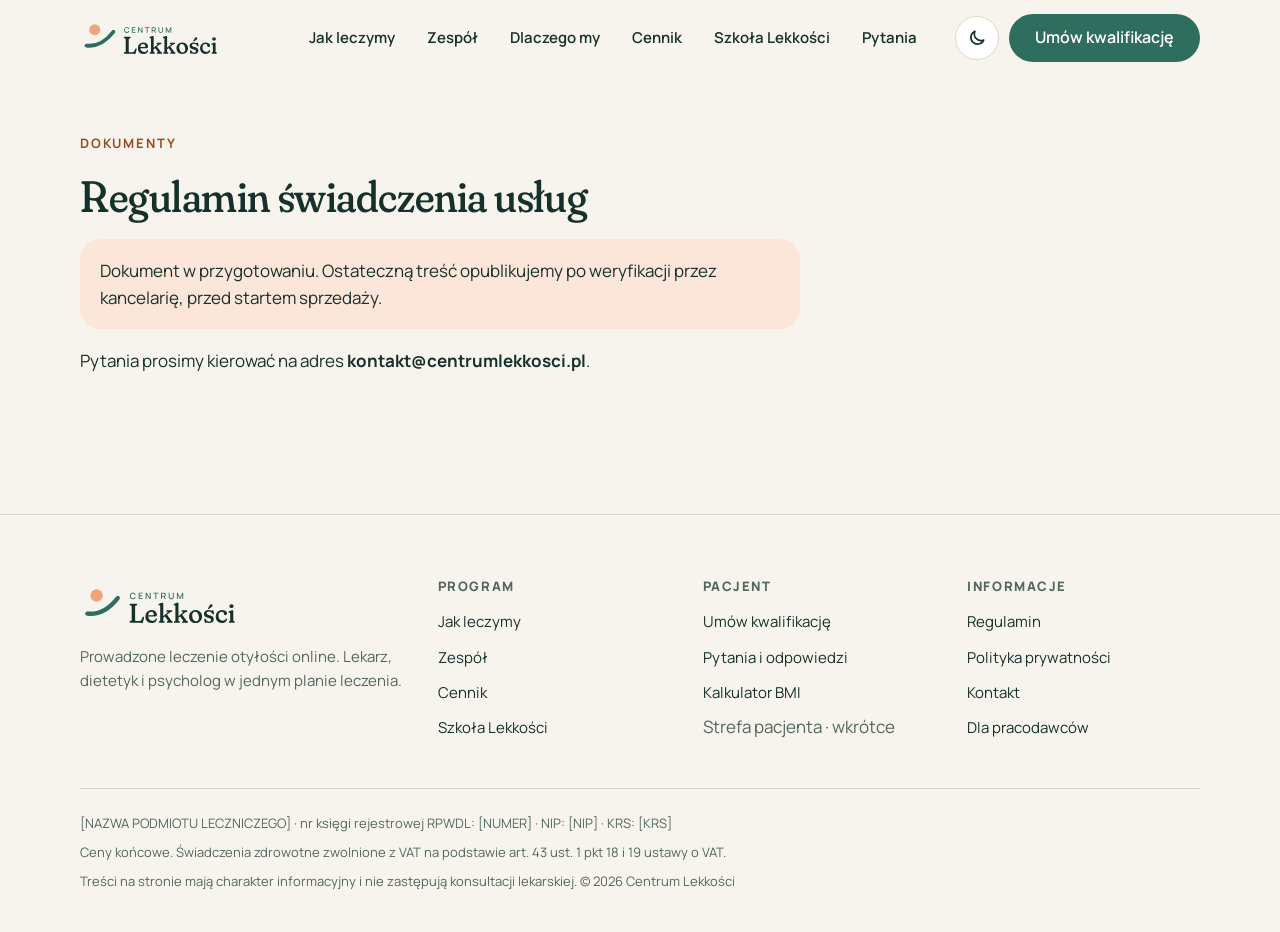
<file: regulamin.html>
<!doctype html>
<html lang="pl">
<head>
<meta charset="utf-8">
<meta name="viewport" content="width=device-width, initial-scale=1, viewport-fit=cover">
<title>Regulamin świadczenia usług · Centrum Lekkości</title>
<meta name="robots" content="noindex">
<link rel="icon" type="image/svg+xml" href="assets/img/app-icon.svg">
<link rel="stylesheet" href="https://fonts.googleapis.com/css2?family=Fraunces:opsz,wght,SOFT@9..144,300..700,0..100&family=Manrope:wght@400;500;600;700;800&display=swap">
<link rel="stylesheet" href="assets/css/style.css">
</head>
<body>
<svg width="0" height="0" style="position:absolute" aria-hidden="true" focusable="false">
  <symbol id="i-check" viewBox="0 0 24 24"><path d="M5 12.5l4.2 4.2L19 7" fill="none" stroke="currentColor" stroke-width="2.4" stroke-linecap="round" stroke-linejoin="round"/></symbol>
  <symbol id="i-arrow" viewBox="0 0 24 24"><path d="M5 12h14M13 6l6 6-6 6" fill="none" stroke="currentColor" stroke-width="2.2" stroke-linecap="round" stroke-linejoin="round"/></symbol>
  <symbol id="i-video" viewBox="0 0 24 24"><rect x="3" y="6" width="13" height="12" rx="3" fill="none" stroke="currentColor" stroke-width="2"/><path d="M16 10.5l5-3v9l-5-3z" fill="none" stroke="currentColor" stroke-width="2" stroke-linejoin="round"/></symbol>
  <symbol id="i-team" viewBox="0 0 24 24"><circle cx="8" cy="8" r="3" fill="none" stroke="currentColor" stroke-width="2"/><circle cx="16.5" cy="9" r="2.5" fill="none" stroke="currentColor" stroke-width="2"/><path d="M2.5 19c.6-3.2 2.8-5 5.5-5s4.9 1.8 5.5 5M14 14.3c.8-.2 1.6-.3 2.5-.3 2.4 0 4.3 1.6 5 4.5" fill="none" stroke="currentColor" stroke-width="2" stroke-linecap="round"/></symbol>
  <symbol id="i-rx" viewBox="0 0 24 24"><rect x="4" y="3" width="16" height="18" rx="3" fill="none" stroke="currentColor" stroke-width="2"/><path d="M8 8h8M8 12h8M8 16h5" fill="none" stroke="currentColor" stroke-width="2" stroke-linecap="round"/></symbol>
  <symbol id="i-pill" viewBox="0 0 24 24"><rect x="2.8" y="8.2" width="18.4" height="7.6" rx="3.8" transform="rotate(-40 12 12)" fill="none" stroke="currentColor" stroke-width="2"/><path d="M9.3 9.2l5.4 5.6" stroke="currentColor" stroke-width="2"/></symbol>
  <symbol id="i-loop" viewBox="0 0 24 24"><path d="M4 12a8 8 0 0 1 13.7-5.6M20 12a8 8 0 0 1-13.7 5.6" fill="none" stroke="currentColor" stroke-width="2" stroke-linecap="round"/><path d="M18 3v4h-4M6 21v-4h4" fill="none" stroke="currentColor" stroke-width="2" stroke-linecap="round" stroke-linejoin="round"/></symbol>
  <symbol id="i-heart" viewBox="0 0 24 24"><path d="M12 20s-7.5-4.4-7.5-10A4.3 4.3 0 0 1 12 7.4 4.3 4.3 0 0 1 19.5 10c0 5.6-7.5 10-7.5 10z" fill="none" stroke="currentColor" stroke-width="2" stroke-linejoin="round"/></symbol>
  <symbol id="i-leaf" viewBox="0 0 24 24"><path d="M5 19c0-8 5-13 14-14 0 9-5 14-13 14M5 19l7-7" fill="none" stroke="currentColor" stroke-width="2" stroke-linecap="round" stroke-linejoin="round"/></symbol>
  <symbol id="i-compass" viewBox="0 0 24 24"><circle cx="12" cy="12" r="9" fill="none" stroke="currentColor" stroke-width="2"/><path d="M15.5 8.5l-2 5-5 2 2-5z" fill="none" stroke="currentColor" stroke-width="2" stroke-linejoin="round"/></symbol>
  <symbol id="i-menu" viewBox="0 0 24 24"><path d="M4 7h16M4 12h16M4 17h16" stroke="currentColor" stroke-width="2" stroke-linecap="round"/></symbol>
  <symbol id="i-close" viewBox="0 0 24 24"><path d="M6 6l12 12M18 6L6 18" stroke="currentColor" stroke-width="2" stroke-linecap="round"/></symbol>
  <symbol id="i-moon" viewBox="0 0 24 24"><path d="M20 14.5A8 8 0 0 1 9.5 4a8 8 0 1 0 10.5 10.5z" fill="none" stroke="currentColor" stroke-width="2" stroke-linejoin="round"/></symbol>
  <symbol id="i-sun" viewBox="0 0 24 24"><circle cx="12" cy="12" r="4" fill="none" stroke="currentColor" stroke-width="2"/><path d="M12 2v2M12 20v2M2 12h2M20 12h2M4.9 4.9l1.4 1.4M17.7 17.7l1.4 1.4M4.9 19.1l1.4-1.4M17.7 6.3l1.4-1.4" stroke="currentColor" stroke-width="2" stroke-linecap="round"/></symbol>
</svg>
<header class="site-header" id="top">
  <div class="wrap nav">
    <a class="brand" href="index.html#top" aria-label="Centrum Lekkości — strona główna"><svg xmlns="http://www.w3.org/2000/svg" viewBox="0 0 272 88" aria-hidden="true" focusable="false"><g transform="translate(4 6) scale(1.05)"><path d="M8 50 C 24 52, 42 44, 57 25" fill="none" style="stroke:var(--sage)" stroke-width="7" stroke-linecap="round"/><circle cx="23" cy="21" r="10" fill="#F0A57C"/></g><path d="M89.5575 34.225Q87.9375 34.225 86.7975 33.51625Q85.6575 32.8075 85.05375000000001 31.54Q84.45 30.2725 84.45 28.6Q84.45 26.927500000000002 85.05375000000001 25.66Q85.6575 24.3925 86.7975 23.68375Q87.9375 22.975 89.5575 22.975Q91.425 22.975 92.65125 23.92Q93.8775 24.865000000000002 94.3575 26.4625L92.7675 26.89Q92.4525 25.7575 91.64625000000001 25.1125Q90.84 24.4675 89.5575 24.4675Q88.41 24.4675 87.645 24.985Q86.88 25.502499999999998 86.49375 26.432499999999997Q86.1075 27.3625 86.1075 28.6Q86.1 29.8375 86.48625 30.7675Q86.8725 31.6975 87.64125 32.215Q88.41 32.7325 89.5575 32.7325Q90.84 32.7325 91.64625000000001 32.08375Q92.4525 31.435 92.7675 30.31L94.3575 30.7375Q93.8775 32.335 92.65125 33.28Q91.425 34.225 89.5575 34.225ZM99.2075 34.0V23.200000000000003H106.1075V24.677500000000002H100.775V27.7075H105.2075V29.185000000000002H100.775V32.5225H106.1075V34.0ZM111.1075 34.0V23.200000000000003H112.6975L118.015 31.225V23.200000000000003H119.605V34.0H118.015L112.6975 25.9675V34.0ZM127.5975 34.0V24.677500000000002H124.005V23.200000000000003H132.7575V24.677500000000002H129.165V34.0ZM137.15750000000003 34.0V23.200000000000003H141.5225Q141.68 23.200000000000003 141.91250000000002 23.21125Q142.145 23.2225 142.35500000000002 23.259999999999998Q143.25500000000002 23.4025 143.85875000000001 23.875Q144.4625 24.3475 144.76250000000002 25.067500000000003Q145.06250000000003 25.7875 145.06250000000003 26.6575Q145.06250000000003 27.947499999999998 144.40250000000003 28.88125Q143.7425 29.815 142.4225 30.0475L141.78500000000003 30.1225H138.72500000000002V34.0ZM143.47250000000003 34.0 141.34250000000003 29.605 142.925 29.2 145.26500000000001 34.0ZM138.72500000000002 28.6375H141.4625Q141.6125 28.6375 141.79625000000001 28.622500000000002Q141.98000000000002 28.6075 142.145 28.57Q142.62500000000003 28.4575 142.91750000000002 28.153750000000002Q143.21 27.85 143.3375 27.4525Q143.465 27.055 143.465 26.6575Q143.465 26.26 143.3375 25.86625Q143.21 25.4725 142.91750000000002 25.168750000000003Q142.62500000000003 24.865000000000002 142.145 24.752499999999998Q141.98000000000002 24.7075 141.79625000000001 24.692500000000003Q141.6125 24.677500000000002 141.4625 24.677500000000002H138.72500000000002ZM154.42 34.225Q153.1525 34.225 152.18125 33.70375Q151.21 33.1825 150.66250000000002 32.24125Q150.115 31.3 150.115 30.025V23.2075L151.70499999999998 23.200000000000003V29.9425Q151.70499999999998 30.6325 151.9375 31.1575Q152.17 31.6825 152.56 32.035000000000004Q152.95 32.3875 153.43374999999997 32.5675Q153.9175 32.7475 154.42 32.7475Q154.93 32.7475 155.41375 32.56375Q155.8975 32.38 156.28750000000002 32.0275Q156.6775 31.675 156.90625 31.15Q157.135 30.625 157.135 29.9425V23.200000000000003H158.725V30.025Q158.725 31.2925 158.1775 32.2375Q157.63 33.1825 156.65875 33.70375Q155.6875 34.225 154.42 34.225ZM164.025 34.0V23.200000000000003H165.4425L169.3575 31.3225L173.25 23.200000000000003H174.6825V33.9925H173.1975V26.605L169.70999999999998 34.0H168.9975L165.5025 26.605V34.0Z" style="fill:var(--sage)"/><path d="M95.708 44.675 94.604 44.974000000000004Q93.937 45.204 93.592 45.6065Q93.247 46.009 93.247 46.814V69.124Q93.247 70.159 93.77600000000001 70.63050000000001Q94.305 71.102 95.40899999999999 71.102H100.17Q101.251 71.102 102.0445 70.7915Q102.838 70.481 103.459 69.722Q104.08 68.963 104.609 67.652L105.621 65.099Q105.943 64.386 106.39150000000001 64.133Q106.84 63.88 107.41499999999999 63.995000000000005Q108.036 64.133 108.3005 64.6505Q108.565 65.168 108.358 65.95L106.633 72.896Q106.38 73.885 105.943 74.35650000000001Q105.506 74.828 104.678 74.828Q104.149 74.828 103.666 74.62100000000001Q103.18299999999999 74.414 102.6655 74.207Q102.148 74.0 101.412 74.0H85.473Q84.691 74.0 84.277 73.632Q83.863 73.264 83.863 72.62Q83.863 71.562 85.013 71.125L86.117 70.826Q86.784 70.596 87.129 70.182Q87.474 69.768 87.474 68.986V46.814Q87.474 46.009 87.129 45.6065Q86.784 45.204 86.117 44.974000000000004L85.013 44.675Q83.863 44.238 83.863 43.18Q83.863 42.513000000000005 84.277 42.1565Q84.691 41.8 85.473 41.8H95.248Q96.053 41.8 96.4555 42.1565Q96.858 42.513000000000005 96.858 43.18Q96.858 44.215 95.708 44.675ZM130.208 60.591Q130.208 62.016999999999996 129.4145 62.753Q128.621 63.489000000000004 127.126 63.489000000000004H113.924V61.442H123.515Q124.895 61.442 124.895 60.153999999999996Q124.895 57.946 123.7105 56.635Q122.526 55.324 120.663 55.324Q119.145 55.324 117.9605 56.152Q116.776 56.980000000000004 116.109 58.521Q115.442 60.062 115.442 62.224000000000004Q115.442 66.341 117.41999999999999 68.503Q119.398 70.665 122.572 70.665Q124.688 70.665 126.1945 69.69900000000001Q127.701 68.733 128.437 67.422Q128.75900000000001 67.031 129.012 66.87Q129.265 66.709 129.518 66.709Q129.863 66.732 130.07 66.985Q130.277 67.238 130.254 67.744Q130.162 69.492 129.0235 71.033Q127.88499999999999 72.574 125.88399999999999 73.53999999999999Q123.883 74.506 121.192 74.506Q117.972 74.506 115.603 73.149Q113.234 71.792 111.946 69.3655Q110.658 66.939 110.658 63.765Q110.658 60.568 111.946 58.038Q113.234 55.507999999999996 115.63749999999999 54.0475Q118.041 52.587 121.376 52.587Q124.021 52.587 126.01050000000001 53.6335Q128.0 54.68 129.10399999999998 56.4855Q130.208 58.291 130.208 60.591ZM134.46300000000002 74.0Q133.842 74.0 133.47400000000002 73.68950000000001Q133.10600000000002 73.379 133.10600000000002 72.827Q133.10600000000002 72.367 133.34750000000003 72.0795Q133.58900000000003 71.792 134.026 71.562L134.78500000000003 71.355Q135.268 71.171 135.498 70.803Q135.728 70.435 135.728 69.607V45.778999999999996Q135.728 45.019999999999996 135.5095 44.7095Q135.29100000000003 44.399 134.854 44.284L133.65800000000002 44.215Q133.221 44.054 132.991 43.789500000000004Q132.76100000000002 43.525000000000006 132.76100000000002 43.111000000000004Q132.76100000000002 42.674 133.04850000000002 42.352000000000004Q133.336 42.03 133.98000000000002 41.8L137.38400000000001 40.581Q138.16600000000003 40.282000000000004 138.67200000000003 40.144000000000005Q139.17800000000003 40.006 139.638 40.006Q140.25900000000001 40.006 140.59250000000003 40.3855Q140.92600000000002 40.765 140.92600000000002 41.409V69.607Q140.92600000000002 70.481 141.1445 70.8835Q141.363 71.286 141.846 71.47L142.60500000000002 71.7Q143.41000000000003 72.091 143.41000000000003 72.827Q143.41000000000003 74.0 142.145 74.0ZM139.17800000000003 64.11 147.918 56.911Q148.401 56.519999999999996 148.37800000000001 56.175Q148.35500000000002 55.83 147.82600000000002 55.623000000000005L146.97500000000002 55.393Q146.49200000000002 55.186 146.30800000000002 54.8985Q146.12400000000002 54.611000000000004 146.12400000000002 54.243Q146.12400000000002 53.691 146.49200000000002 53.369Q146.86 53.047 147.50400000000002 53.047H154.79500000000002Q155.43900000000002 53.047 155.7955 53.3575Q156.15200000000002 53.668 156.15200000000002 54.243Q156.15200000000002 54.748999999999995 155.78400000000002 55.1515Q155.41600000000003 55.554 154.197 55.784Q153.323 55.945 152.66750000000002 56.2785Q152.012 56.612 150.90800000000002 57.532L139.84500000000003 66.571ZM146.4 59.234 154.036 69.722Q154.58800000000002 70.481 154.99050000000003 70.826Q155.39300000000003 71.171 155.94500000000002 71.424Q156.566 71.769 156.87650000000002 72.09100000000001Q157.187 72.413 157.187 72.873Q157.187 73.402 156.83050000000003 73.701Q156.47400000000002 74.0 155.83 74.0H147.964Q147.412 74.0 147.067 73.68950000000001Q146.722 73.379 146.722 72.827Q146.722 72.459 146.906 72.206Q147.09 71.953 147.55 71.769L148.30900000000003 71.516Q149.068 71.24 148.96450000000002 70.8145Q148.86100000000002 70.389 148.14800000000002 69.423L142.74300000000002 62.063ZM160.2 74.0Q159.57899999999998 74.0 159.21099999999998 73.68950000000001Q158.843 73.379 158.843 72.827Q158.843 72.367 159.0845 72.0795Q159.326 71.792 159.76299999999998 71.562L160.522 71.355Q161.00499999999997 71.171 161.23499999999996 70.803Q161.46499999999997 70.435 161.46499999999997 69.607V45.778999999999996Q161.46499999999997 45.019999999999996 161.24649999999997 44.7095Q161.028 44.399 160.59099999999998 44.284L159.39499999999998 44.215Q158.95799999999997 44.054 158.72799999999998 43.789500000000004Q158.498 43.525000000000006 158.498 43.111000000000004Q158.498 42.674 158.78549999999998 42.352000000000004Q159.07299999999998 42.03 159.71699999999998 41.8L163.12099999999998 40.581Q163.903 40.282000000000004 164.409 40.144000000000005Q164.915 40.006 165.37499999999997 40.006Q165.99599999999998 40.006 166.3295 40.3855Q166.66299999999998 40.765 166.66299999999998 41.409V69.607Q166.66299999999998 70.481 166.88149999999996 70.8835Q167.09999999999997 71.286 167.58299999999997 71.47L168.34199999999998 71.7Q169.147 72.091 169.147 72.827Q169.147 74.0 167.88199999999998 74.0ZM164.915 64.11 173.65499999999997 56.911Q174.13799999999998 56.519999999999996 174.11499999999998 56.175Q174.09199999999998 55.83 173.563 55.623000000000005L172.712 55.393Q172.22899999999998 55.186 172.045 54.8985Q171.861 54.611000000000004 171.861 54.243Q171.861 53.691 172.22899999999998 53.369Q172.59699999999998 53.047 173.24099999999999 53.047H180.53199999999998Q181.176 53.047 181.53249999999997 53.3575Q181.88899999999998 53.668 181.88899999999998 54.243Q181.88899999999998 54.748999999999995 181.521 55.1515Q181.153 55.554 179.93399999999997 55.784Q179.05999999999997 55.945 178.40449999999998 56.2785Q177.74899999999997 56.612 176.64499999999998 57.532L165.582 66.571ZM172.13699999999997 59.234 179.77299999999997 69.722Q180.325 70.481 180.7275 70.826Q181.13 71.171 181.682 71.424Q182.30299999999997 71.769 182.6135 72.09100000000001Q182.92399999999998 72.413 182.92399999999998 72.873Q182.92399999999998 73.402 182.5675 73.701Q182.21099999999998 74.0 181.56699999999998 74.0H173.70099999999996Q173.14899999999997 74.0 172.80399999999997 73.68950000000001Q172.45899999999997 73.379 172.45899999999997 72.827Q172.45899999999997 72.459 172.64299999999997 72.206Q172.82699999999997 71.953 173.28699999999998 71.769L174.046 71.516Q174.80499999999998 71.24 174.70149999999998 70.8145Q174.59799999999998 70.389 173.885 69.423L168.48 62.063ZM195.689 52.587Q198.955 52.587 201.416 54.0015Q203.877 55.416 205.26850000000002 57.876999999999995Q206.66 60.338 206.66 63.581Q206.66 66.686 205.2455 69.1585Q203.83100000000002 71.631 201.3125 73.0685Q198.794 74.506 195.505 74.506Q192.239 74.506 189.7665 73.0915Q187.294 71.677 185.914 69.19300000000001Q184.534 66.709 184.534 63.466Q184.534 60.361000000000004 185.9485 57.911500000000004Q187.363 55.462 189.87 54.0245Q192.377 52.587 195.689 52.587ZM197.41400000000002 71.562Q198.955 71.263 199.9325 70.021Q200.91 68.779 201.22050000000002 66.84700000000001Q201.531 64.915 201.025 62.5Q200.496 59.924 199.4265 58.2565Q198.357 56.589 196.90800000000002 55.876Q195.459 55.163 193.849 55.507999999999996Q192.308 55.807 191.3075 57.026Q190.30700000000002 58.245000000000005 189.985 60.17700000000001Q189.663 62.109 190.169 64.547Q190.721 67.146 191.80200000000002 68.8135Q192.883 70.481 194.3435 71.1825Q195.804 71.884 197.41400000000002 71.562ZM218.666 72.137Q220.16099999999997 72.137 220.98899999999998 71.378Q221.81699999999998 70.619 221.81699999999998 69.492Q221.81699999999998 68.641 221.39149999999998 68.043Q220.96599999999998 67.445 220.09199999999998 66.9965Q219.218 66.548 217.884 66.18Q215.05499999999998 65.467 213.238 64.501Q211.421 63.535 210.54699999999997 62.201Q209.67299999999997 60.867000000000004 209.67299999999997 59.027Q209.67299999999997 56.221000000000004 211.65099999999998 54.404Q213.629 52.587 217.60799999999998 52.587Q218.96499999999997 52.587 219.91949999999997 52.8515Q220.874 53.116 221.495 53.3805Q222.11599999999999 53.644999999999996 222.52999999999997 53.644999999999996Q222.87499999999997 53.644999999999996 223.082 53.369Q223.289 53.093 223.5305 52.828500000000005Q223.772 52.564 224.20899999999997 52.564Q224.69199999999998 52.564 225.06 52.8745Q225.428 53.185 225.70399999999998 53.967L226.78499999999997 57.21Q227.13 58.222 226.969 58.8775Q226.808 59.533 226.23299999999998 59.74Q225.658 59.924 225.03699999999998 59.682500000000005Q224.416 59.441 223.97899999999998 58.797Q223.243 57.486000000000004 222.29999999999998 56.6235Q221.35699999999997 55.760999999999996 220.24149999999997 55.346999999999994Q219.12599999999998 54.933 217.838 54.933Q215.975 54.933 215.124 55.760999999999996Q214.273 56.589 214.273 57.808Q214.273 58.682 214.779 59.337500000000006Q215.285 59.993 216.29699999999997 60.476Q217.30899999999997 60.959 218.85 61.35Q221.31099999999998 61.879 223.00149999999996 62.775999999999996Q224.69199999999998 63.673 225.55449999999996 65.0185Q226.41699999999997 66.364 226.41699999999997 68.273Q226.41699999999997 70.06700000000001 225.48549999999997 71.47Q224.55399999999997 72.873 222.85199999999998 73.678Q221.14999999999998 74.483 218.873 74.483Q217.23999999999998 74.483 216.274 74.19550000000001Q215.308 73.908 214.802 73.62049999999999Q214.296 73.333 214.04299999999998 73.333Q213.69799999999998 73.333 213.46799999999996 73.62049999999999Q213.23799999999997 73.908 213.00799999999998 74.19550000000001Q212.778 74.483 212.36399999999998 74.483Q211.95 74.483 211.6395 74.207Q211.32899999999998 73.931 211.16799999999998 73.241L210.386 69.722Q210.17899999999997 68.733 210.27099999999996 68.089Q210.36299999999997 67.445 210.98399999999998 67.261Q211.51299999999998 67.123 212.05349999999999 67.422Q212.594 67.721 213.077 68.526Q214.01999999999998 70.366 215.4115 71.2515Q216.803 72.137 218.666 72.137ZM219.07999999999998 45.365Q219.79299999999998 43.985 220.56349999999998 43.2145Q221.33399999999997 42.444 222.50699999999998 42.650999999999996Q223.47299999999996 42.835 223.96749999999997 43.594Q224.46199999999996 44.353 224.32399999999998 45.227000000000004Q224.16299999999998 46.101 223.565 46.7335Q222.96699999999998 47.366 221.86299999999997 48.010000000000005L218.25199999999998 50.655Q217.92999999999998 50.839 217.52749999999997 50.839Q217.12499999999997 50.839 216.89499999999998 50.586Q216.59599999999998 50.287 216.66499999999996 49.9075Q216.73399999999998 49.528 216.91799999999998 49.16ZM248.77299999999997 58.567Q248.77299999999997 59.832 248.01399999999998 60.614000000000004Q247.255 61.396 246.01299999999998 61.396Q244.771 61.396 244.12699999999998 60.694500000000005Q243.48299999999998 59.993 243.48299999999998 58.82V58.176Q243.48299999999998 56.888000000000005 242.52849999999998 56.106Q241.57399999999998 55.324 239.849 55.324Q238.28499999999997 55.324 237.06599999999997 56.175Q235.84699999999998 57.025999999999996 235.134 58.5785Q234.421 60.131 234.421 62.247Q234.421 64.892 235.3525 66.7435Q236.284 68.595 237.894 69.5495Q239.504 70.504 241.551 70.504Q243.736 70.504 245.093 69.5955Q246.45 68.687 247.16299999999998 67.422Q247.53099999999998 67.031 247.76099999999997 66.87Q247.99099999999999 66.709 248.267 66.709Q248.61199999999997 66.709 248.80749999999998 66.985Q249.003 67.261 248.98 67.767Q248.88799999999998 69.538 247.76099999999997 71.0675Q246.634 72.597 244.6675 73.5515Q242.701 74.506 240.07899999999998 74.506Q237.01999999999998 74.506 234.67399999999998 73.172Q232.32799999999997 71.838 231.017 69.423Q229.706 67.008 229.706 63.834Q229.706 60.637 231.03999999999996 58.0955Q232.37399999999997 55.554 234.80049999999997 54.0705Q237.22699999999998 52.587 240.516 52.587Q243.069 52.587 244.9205 53.426500000000004Q246.772 54.266000000000005 247.77249999999998 55.623000000000005Q248.77299999999997 56.980000000000004 248.77299999999997 58.567ZM259.42199999999997 54.150999999999996V69.607Q259.42199999999997 70.435 259.6635 70.803Q259.905 71.171 260.36499999999995 71.355L261.12399999999997 71.562Q261.561 71.769 261.79099999999994 72.06800000000001Q262.02099999999996 72.367 262.02099999999996 72.827Q262.02099999999996 73.379 261.67599999999993 73.68950000000001Q261.33099999999996 74.0 260.68699999999995 74.0H252.98199999999997Q252.33799999999997 74.0 251.98149999999998 73.68950000000001Q251.62499999999997 73.379 251.62499999999997 72.827Q251.62499999999997 72.367 251.85499999999996 72.06800000000001Q252.08499999999998 71.769 252.52199999999996 71.562L253.30399999999997 71.355Q253.76399999999998 71.171 253.99399999999997 70.803Q254.22399999999996 70.435 254.22399999999996 69.607V58.521Q254.22399999999996 57.762 254.00549999999998 57.4515Q253.78699999999998 57.141000000000005 253.34999999999997 57.025999999999996L252.15399999999997 56.957Q251.71699999999998 56.796 251.48699999999997 56.531499999999994Q251.25699999999998 56.266999999999996 251.25699999999998 55.853Q251.25699999999998 55.416 251.54449999999997 55.094Q251.83199999999997 54.772000000000006 252.49899999999997 54.542L255.87999999999997 53.323Q256.662 53.024 257.17949999999996 52.886Q257.697 52.748000000000005 258.13399999999996 52.748000000000005Q258.755 52.748000000000005 259.08849999999995 53.127500000000005Q259.42199999999997 53.507000000000005 259.42199999999997 54.150999999999996ZM256.363 48.976Q254.77599999999998 48.976 253.80999999999997 48.102000000000004Q252.84399999999997 47.228 252.84399999999997 45.825Q252.84399999999997 44.422 253.80999999999997 43.5595Q254.77599999999998 42.697 256.363 42.697Q257.97299999999996 42.697 258.93899999999996 43.5595Q259.905 44.422 259.905 45.825Q259.905 47.228 258.93899999999996 48.102000000000004Q257.97299999999996 48.976 256.363 48.976Z" style="fill:var(--ink)"/></svg></a>
    <ul class="nav-links">
      <li><a href="index.html#jak-leczymy">Jak leczymy</a></li>
      <li><a href="index.html#zespol">Zespół</a></li>
      <li><a href="index.html#dlaczego">Dlaczego my</a></li>
      <li><a href="index.html#cennik">Cennik</a></li>
      <li><a href="index.html#szkola">Szkoła Lekkości</a></li>
      <li><a href="index.html#pytania">Pytania</a></li>
    </ul>
    <div class="nav-actions">
      <button class="icon-btn" id="theme-toggle" type="button" aria-label="Zmień motyw kolorystyczny"><svg aria-hidden="true"><use href="index.html#i-moon"/></svg></button>
      <a class="btn btn-primary" href="index.html#zapisy">Umów kwalifikację</a>
      <button class="icon-btn menu-toggle" id="menu-toggle" type="button" aria-expanded="false" aria-controls="mobile-menu" aria-label="Otwórz menu"><svg aria-hidden="true"><use href="index.html#i-menu"/></svg></button>
    </div>
  </div>
  <nav class="mobile-menu" id="mobile-menu" hidden aria-label="Menu mobilne">
    <ul>
      <li><a href="index.html#jak-leczymy">Jak leczymy</a></li>
      <li><a href="index.html#zespol">Zespół</a></li>
      <li><a href="index.html#dlaczego">Dlaczego my</a></li>
      <li><a href="index.html#cennik">Cennik</a></li>
      <li><a href="index.html#szkola">Szkoła Lekkości</a></li>
      <li><a href="index.html#pytania">Pytania</a></li>
    </ul>
    <a class="btn btn-primary" href="index.html#zapisy">Umów kwalifikację</a>
  </nav>
</header>
<main class="wrap doc-page" id="main">
  <article>
    <p class="eyebrow">Dokumenty</p>
    <h1>Regulamin świadczenia usług</h1>
    <p class="note">Dokument w przygotowaniu. Ostateczną treść opublikujemy po weryfikacji przez kancelarię, przed startem sprzedaży.</p>
    <p>Pytania prosimy kierować na adres <b>kontakt@centrumlekkosci.pl</b>.</p>
  </article>
</main>
<footer class="site-footer">
  <div class="wrap">
    <div class="footer-grid">
      <div class="footer-brand"><svg xmlns="http://www.w3.org/2000/svg" viewBox="0 0 272 88" aria-hidden="true" focusable="false"><g transform="translate(4 6) scale(1.05)"><path d="M8 50 C 24 52, 42 44, 57 25" fill="none" style="stroke:var(--sage)" stroke-width="7" stroke-linecap="round"/><circle cx="23" cy="21" r="10" fill="#F0A57C"/></g><path d="M89.5575 34.225Q87.9375 34.225 86.7975 33.51625Q85.6575 32.8075 85.05375000000001 31.54Q84.45 30.2725 84.45 28.6Q84.45 26.927500000000002 85.05375000000001 25.66Q85.6575 24.3925 86.7975 23.68375Q87.9375 22.975 89.5575 22.975Q91.425 22.975 92.65125 23.92Q93.8775 24.865000000000002 94.3575 26.4625L92.7675 26.89Q92.4525 25.7575 91.64625000000001 25.1125Q90.84 24.4675 89.5575 24.4675Q88.41 24.4675 87.645 24.985Q86.88 25.502499999999998 86.49375 26.432499999999997Q86.1075 27.3625 86.1075 28.6Q86.1 29.8375 86.48625 30.7675Q86.8725 31.6975 87.64125 32.215Q88.41 32.7325 89.5575 32.7325Q90.84 32.7325 91.64625000000001 32.08375Q92.4525 31.435 92.7675 30.31L94.3575 30.7375Q93.8775 32.335 92.65125 33.28Q91.425 34.225 89.5575 34.225ZM99.2075 34.0V23.200000000000003H106.1075V24.677500000000002H100.775V27.7075H105.2075V29.185000000000002H100.775V32.5225H106.1075V34.0ZM111.1075 34.0V23.200000000000003H112.6975L118.015 31.225V23.200000000000003H119.605V34.0H118.015L112.6975 25.9675V34.0ZM127.5975 34.0V24.677500000000002H124.005V23.200000000000003H132.7575V24.677500000000002H129.165V34.0ZM137.15750000000003 34.0V23.200000000000003H141.5225Q141.68 23.200000000000003 141.91250000000002 23.21125Q142.145 23.2225 142.35500000000002 23.259999999999998Q143.25500000000002 23.4025 143.85875000000001 23.875Q144.4625 24.3475 144.76250000000002 25.067500000000003Q145.06250000000003 25.7875 145.06250000000003 26.6575Q145.06250000000003 27.947499999999998 144.40250000000003 28.88125Q143.7425 29.815 142.4225 30.0475L141.78500000000003 30.1225H138.72500000000002V34.0ZM143.47250000000003 34.0 141.34250000000003 29.605 142.925 29.2 145.26500000000001 34.0ZM138.72500000000002 28.6375H141.4625Q141.6125 28.6375 141.79625000000001 28.622500000000002Q141.98000000000002 28.6075 142.145 28.57Q142.62500000000003 28.4575 142.91750000000002 28.153750000000002Q143.21 27.85 143.3375 27.4525Q143.465 27.055 143.465 26.6575Q143.465 26.26 143.3375 25.86625Q143.21 25.4725 142.91750000000002 25.168750000000003Q142.62500000000003 24.865000000000002 142.145 24.752499999999998Q141.98000000000002 24.7075 141.79625000000001 24.692500000000003Q141.6125 24.677500000000002 141.4625 24.677500000000002H138.72500000000002ZM154.42 34.225Q153.1525 34.225 152.18125 33.70375Q151.21 33.1825 150.66250000000002 32.24125Q150.115 31.3 150.115 30.025V23.2075L151.70499999999998 23.200000000000003V29.9425Q151.70499999999998 30.6325 151.9375 31.1575Q152.17 31.6825 152.56 32.035000000000004Q152.95 32.3875 153.43374999999997 32.5675Q153.9175 32.7475 154.42 32.7475Q154.93 32.7475 155.41375 32.56375Q155.8975 32.38 156.28750000000002 32.0275Q156.6775 31.675 156.90625 31.15Q157.135 30.625 157.135 29.9425V23.200000000000003H158.725V30.025Q158.725 31.2925 158.1775 32.2375Q157.63 33.1825 156.65875 33.70375Q155.6875 34.225 154.42 34.225ZM164.025 34.0V23.200000000000003H165.4425L169.3575 31.3225L173.25 23.200000000000003H174.6825V33.9925H173.1975V26.605L169.70999999999998 34.0H168.9975L165.5025 26.605V34.0Z" style="fill:var(--sage)"/><path d="M95.708 44.675 94.604 44.974000000000004Q93.937 45.204 93.592 45.6065Q93.247 46.009 93.247 46.814V69.124Q93.247 70.159 93.77600000000001 70.63050000000001Q94.305 71.102 95.40899999999999 71.102H100.17Q101.251 71.102 102.0445 70.7915Q102.838 70.481 103.459 69.722Q104.08 68.963 104.609 67.652L105.621 65.099Q105.943 64.386 106.39150000000001 64.133Q106.84 63.88 107.41499999999999 63.995000000000005Q108.036 64.133 108.3005 64.6505Q108.565 65.168 108.358 65.95L106.633 72.896Q106.38 73.885 105.943 74.35650000000001Q105.506 74.828 104.678 74.828Q104.149 74.828 103.666 74.62100000000001Q103.18299999999999 74.414 102.6655 74.207Q102.148 74.0 101.412 74.0H85.473Q84.691 74.0 84.277 73.632Q83.863 73.264 83.863 72.62Q83.863 71.562 85.013 71.125L86.117 70.826Q86.784 70.596 87.129 70.182Q87.474 69.768 87.474 68.986V46.814Q87.474 46.009 87.129 45.6065Q86.784 45.204 86.117 44.974000000000004L85.013 44.675Q83.863 44.238 83.863 43.18Q83.863 42.513000000000005 84.277 42.1565Q84.691 41.8 85.473 41.8H95.248Q96.053 41.8 96.4555 42.1565Q96.858 42.513000000000005 96.858 43.18Q96.858 44.215 95.708 44.675ZM130.208 60.591Q130.208 62.016999999999996 129.4145 62.753Q128.621 63.489000000000004 127.126 63.489000000000004H113.924V61.442H123.515Q124.895 61.442 124.895 60.153999999999996Q124.895 57.946 123.7105 56.635Q122.526 55.324 120.663 55.324Q119.145 55.324 117.9605 56.152Q116.776 56.980000000000004 116.109 58.521Q115.442 60.062 115.442 62.224000000000004Q115.442 66.341 117.41999999999999 68.503Q119.398 70.665 122.572 70.665Q124.688 70.665 126.1945 69.69900000000001Q127.701 68.733 128.437 67.422Q128.75900000000001 67.031 129.012 66.87Q129.265 66.709 129.518 66.709Q129.863 66.732 130.07 66.985Q130.277 67.238 130.254 67.744Q130.162 69.492 129.0235 71.033Q127.88499999999999 72.574 125.88399999999999 73.53999999999999Q123.883 74.506 121.192 74.506Q117.972 74.506 115.603 73.149Q113.234 71.792 111.946 69.3655Q110.658 66.939 110.658 63.765Q110.658 60.568 111.946 58.038Q113.234 55.507999999999996 115.63749999999999 54.0475Q118.041 52.587 121.376 52.587Q124.021 52.587 126.01050000000001 53.6335Q128.0 54.68 129.10399999999998 56.4855Q130.208 58.291 130.208 60.591ZM134.46300000000002 74.0Q133.842 74.0 133.47400000000002 73.68950000000001Q133.10600000000002 73.379 133.10600000000002 72.827Q133.10600000000002 72.367 133.34750000000003 72.0795Q133.58900000000003 71.792 134.026 71.562L134.78500000000003 71.355Q135.268 71.171 135.498 70.803Q135.728 70.435 135.728 69.607V45.778999999999996Q135.728 45.019999999999996 135.5095 44.7095Q135.29100000000003 44.399 134.854 44.284L133.65800000000002 44.215Q133.221 44.054 132.991 43.789500000000004Q132.76100000000002 43.525000000000006 132.76100000000002 43.111000000000004Q132.76100000000002 42.674 133.04850000000002 42.352000000000004Q133.336 42.03 133.98000000000002 41.8L137.38400000000001 40.581Q138.16600000000003 40.282000000000004 138.67200000000003 40.144000000000005Q139.17800000000003 40.006 139.638 40.006Q140.25900000000001 40.006 140.59250000000003 40.3855Q140.92600000000002 40.765 140.92600000000002 41.409V69.607Q140.92600000000002 70.481 141.1445 70.8835Q141.363 71.286 141.846 71.47L142.60500000000002 71.7Q143.41000000000003 72.091 143.41000000000003 72.827Q143.41000000000003 74.0 142.145 74.0ZM139.17800000000003 64.11 147.918 56.911Q148.401 56.519999999999996 148.37800000000001 56.175Q148.35500000000002 55.83 147.82600000000002 55.623000000000005L146.97500000000002 55.393Q146.49200000000002 55.186 146.30800000000002 54.8985Q146.12400000000002 54.611000000000004 146.12400000000002 54.243Q146.12400000000002 53.691 146.49200000000002 53.369Q146.86 53.047 147.50400000000002 53.047H154.79500000000002Q155.43900000000002 53.047 155.7955 53.3575Q156.15200000000002 53.668 156.15200000000002 54.243Q156.15200000000002 54.748999999999995 155.78400000000002 55.1515Q155.41600000000003 55.554 154.197 55.784Q153.323 55.945 152.66750000000002 56.2785Q152.012 56.612 150.90800000000002 57.532L139.84500000000003 66.571ZM146.4 59.234 154.036 69.722Q154.58800000000002 70.481 154.99050000000003 70.826Q155.39300000000003 71.171 155.94500000000002 71.424Q156.566 71.769 156.87650000000002 72.09100000000001Q157.187 72.413 157.187 72.873Q157.187 73.402 156.83050000000003 73.701Q156.47400000000002 74.0 155.83 74.0H147.964Q147.412 74.0 147.067 73.68950000000001Q146.722 73.379 146.722 72.827Q146.722 72.459 146.906 72.206Q147.09 71.953 147.55 71.769L148.30900000000003 71.516Q149.068 71.24 148.96450000000002 70.8145Q148.86100000000002 70.389 148.14800000000002 69.423L142.74300000000002 62.063ZM160.2 74.0Q159.57899999999998 74.0 159.21099999999998 73.68950000000001Q158.843 73.379 158.843 72.827Q158.843 72.367 159.0845 72.0795Q159.326 71.792 159.76299999999998 71.562L160.522 71.355Q161.00499999999997 71.171 161.23499999999996 70.803Q161.46499999999997 70.435 161.46499999999997 69.607V45.778999999999996Q161.46499999999997 45.019999999999996 161.24649999999997 44.7095Q161.028 44.399 160.59099999999998 44.284L159.39499999999998 44.215Q158.95799999999997 44.054 158.72799999999998 43.789500000000004Q158.498 43.525000000000006 158.498 43.111000000000004Q158.498 42.674 158.78549999999998 42.352000000000004Q159.07299999999998 42.03 159.71699999999998 41.8L163.12099999999998 40.581Q163.903 40.282000000000004 164.409 40.144000000000005Q164.915 40.006 165.37499999999997 40.006Q165.99599999999998 40.006 166.3295 40.3855Q166.66299999999998 40.765 166.66299999999998 41.409V69.607Q166.66299999999998 70.481 166.88149999999996 70.8835Q167.09999999999997 71.286 167.58299999999997 71.47L168.34199999999998 71.7Q169.147 72.091 169.147 72.827Q169.147 74.0 167.88199999999998 74.0ZM164.915 64.11 173.65499999999997 56.911Q174.13799999999998 56.519999999999996 174.11499999999998 56.175Q174.09199999999998 55.83 173.563 55.623000000000005L172.712 55.393Q172.22899999999998 55.186 172.045 54.8985Q171.861 54.611000000000004 171.861 54.243Q171.861 53.691 172.22899999999998 53.369Q172.59699999999998 53.047 173.24099999999999 53.047H180.53199999999998Q181.176 53.047 181.53249999999997 53.3575Q181.88899999999998 53.668 181.88899999999998 54.243Q181.88899999999998 54.748999999999995 181.521 55.1515Q181.153 55.554 179.93399999999997 55.784Q179.05999999999997 55.945 178.40449999999998 56.2785Q177.74899999999997 56.612 176.64499999999998 57.532L165.582 66.571ZM172.13699999999997 59.234 179.77299999999997 69.722Q180.325 70.481 180.7275 70.826Q181.13 71.171 181.682 71.424Q182.30299999999997 71.769 182.6135 72.09100000000001Q182.92399999999998 72.413 182.92399999999998 72.873Q182.92399999999998 73.402 182.5675 73.701Q182.21099999999998 74.0 181.56699999999998 74.0H173.70099999999996Q173.14899999999997 74.0 172.80399999999997 73.68950000000001Q172.45899999999997 73.379 172.45899999999997 72.827Q172.45899999999997 72.459 172.64299999999997 72.206Q172.82699999999997 71.953 173.28699999999998 71.769L174.046 71.516Q174.80499999999998 71.24 174.70149999999998 70.8145Q174.59799999999998 70.389 173.885 69.423L168.48 62.063ZM195.689 52.587Q198.955 52.587 201.416 54.0015Q203.877 55.416 205.26850000000002 57.876999999999995Q206.66 60.338 206.66 63.581Q206.66 66.686 205.2455 69.1585Q203.83100000000002 71.631 201.3125 73.0685Q198.794 74.506 195.505 74.506Q192.239 74.506 189.7665 73.0915Q187.294 71.677 185.914 69.19300000000001Q184.534 66.709 184.534 63.466Q184.534 60.361000000000004 185.9485 57.911500000000004Q187.363 55.462 189.87 54.0245Q192.377 52.587 195.689 52.587ZM197.41400000000002 71.562Q198.955 71.263 199.9325 70.021Q200.91 68.779 201.22050000000002 66.84700000000001Q201.531 64.915 201.025 62.5Q200.496 59.924 199.4265 58.2565Q198.357 56.589 196.90800000000002 55.876Q195.459 55.163 193.849 55.507999999999996Q192.308 55.807 191.3075 57.026Q190.30700000000002 58.245000000000005 189.985 60.17700000000001Q189.663 62.109 190.169 64.547Q190.721 67.146 191.80200000000002 68.8135Q192.883 70.481 194.3435 71.1825Q195.804 71.884 197.41400000000002 71.562ZM218.666 72.137Q220.16099999999997 72.137 220.98899999999998 71.378Q221.81699999999998 70.619 221.81699999999998 69.492Q221.81699999999998 68.641 221.39149999999998 68.043Q220.96599999999998 67.445 220.09199999999998 66.9965Q219.218 66.548 217.884 66.18Q215.05499999999998 65.467 213.238 64.501Q211.421 63.535 210.54699999999997 62.201Q209.67299999999997 60.867000000000004 209.67299999999997 59.027Q209.67299999999997 56.221000000000004 211.65099999999998 54.404Q213.629 52.587 217.60799999999998 52.587Q218.96499999999997 52.587 219.91949999999997 52.8515Q220.874 53.116 221.495 53.3805Q222.11599999999999 53.644999999999996 222.52999999999997 53.644999999999996Q222.87499999999997 53.644999999999996 223.082 53.369Q223.289 53.093 223.5305 52.828500000000005Q223.772 52.564 224.20899999999997 52.564Q224.69199999999998 52.564 225.06 52.8745Q225.428 53.185 225.70399999999998 53.967L226.78499999999997 57.21Q227.13 58.222 226.969 58.8775Q226.808 59.533 226.23299999999998 59.74Q225.658 59.924 225.03699999999998 59.682500000000005Q224.416 59.441 223.97899999999998 58.797Q223.243 57.486000000000004 222.29999999999998 56.6235Q221.35699999999997 55.760999999999996 220.24149999999997 55.346999999999994Q219.12599999999998 54.933 217.838 54.933Q215.975 54.933 215.124 55.760999999999996Q214.273 56.589 214.273 57.808Q214.273 58.682 214.779 59.337500000000006Q215.285 59.993 216.29699999999997 60.476Q217.30899999999997 60.959 218.85 61.35Q221.31099999999998 61.879 223.00149999999996 62.775999999999996Q224.69199999999998 63.673 225.55449999999996 65.0185Q226.41699999999997 66.364 226.41699999999997 68.273Q226.41699999999997 70.06700000000001 225.48549999999997 71.47Q224.55399999999997 72.873 222.85199999999998 73.678Q221.14999999999998 74.483 218.873 74.483Q217.23999999999998 74.483 216.274 74.19550000000001Q215.308 73.908 214.802 73.62049999999999Q214.296 73.333 214.04299999999998 73.333Q213.69799999999998 73.333 213.46799999999996 73.62049999999999Q213.23799999999997 73.908 213.00799999999998 74.19550000000001Q212.778 74.483 212.36399999999998 74.483Q211.95 74.483 211.6395 74.207Q211.32899999999998 73.931 211.16799999999998 73.241L210.386 69.722Q210.17899999999997 68.733 210.27099999999996 68.089Q210.36299999999997 67.445 210.98399999999998 67.261Q211.51299999999998 67.123 212.05349999999999 67.422Q212.594 67.721 213.077 68.526Q214.01999999999998 70.366 215.4115 71.2515Q216.803 72.137 218.666 72.137ZM219.07999999999998 45.365Q219.79299999999998 43.985 220.56349999999998 43.2145Q221.33399999999997 42.444 222.50699999999998 42.650999999999996Q223.47299999999996 42.835 223.96749999999997 43.594Q224.46199999999996 44.353 224.32399999999998 45.227000000000004Q224.16299999999998 46.101 223.565 46.7335Q222.96699999999998 47.366 221.86299999999997 48.010000000000005L218.25199999999998 50.655Q217.92999999999998 50.839 217.52749999999997 50.839Q217.12499999999997 50.839 216.89499999999998 50.586Q216.59599999999998 50.287 216.66499999999996 49.9075Q216.73399999999998 49.528 216.91799999999998 49.16ZM248.77299999999997 58.567Q248.77299999999997 59.832 248.01399999999998 60.614000000000004Q247.255 61.396 246.01299999999998 61.396Q244.771 61.396 244.12699999999998 60.694500000000005Q243.48299999999998 59.993 243.48299999999998 58.82V58.176Q243.48299999999998 56.888000000000005 242.52849999999998 56.106Q241.57399999999998 55.324 239.849 55.324Q238.28499999999997 55.324 237.06599999999997 56.175Q235.84699999999998 57.025999999999996 235.134 58.5785Q234.421 60.131 234.421 62.247Q234.421 64.892 235.3525 66.7435Q236.284 68.595 237.894 69.5495Q239.504 70.504 241.551 70.504Q243.736 70.504 245.093 69.5955Q246.45 68.687 247.16299999999998 67.422Q247.53099999999998 67.031 247.76099999999997 66.87Q247.99099999999999 66.709 248.267 66.709Q248.61199999999997 66.709 248.80749999999998 66.985Q249.003 67.261 248.98 67.767Q248.88799999999998 69.538 247.76099999999997 71.0675Q246.634 72.597 244.6675 73.5515Q242.701 74.506 240.07899999999998 74.506Q237.01999999999998 74.506 234.67399999999998 73.172Q232.32799999999997 71.838 231.017 69.423Q229.706 67.008 229.706 63.834Q229.706 60.637 231.03999999999996 58.0955Q232.37399999999997 55.554 234.80049999999997 54.0705Q237.22699999999998 52.587 240.516 52.587Q243.069 52.587 244.9205 53.426500000000004Q246.772 54.266000000000005 247.77249999999998 55.623000000000005Q248.77299999999997 56.980000000000004 248.77299999999997 58.567ZM259.42199999999997 54.150999999999996V69.607Q259.42199999999997 70.435 259.6635 70.803Q259.905 71.171 260.36499999999995 71.355L261.12399999999997 71.562Q261.561 71.769 261.79099999999994 72.06800000000001Q262.02099999999996 72.367 262.02099999999996 72.827Q262.02099999999996 73.379 261.67599999999993 73.68950000000001Q261.33099999999996 74.0 260.68699999999995 74.0H252.98199999999997Q252.33799999999997 74.0 251.98149999999998 73.68950000000001Q251.62499999999997 73.379 251.62499999999997 72.827Q251.62499999999997 72.367 251.85499999999996 72.06800000000001Q252.08499999999998 71.769 252.52199999999996 71.562L253.30399999999997 71.355Q253.76399999999998 71.171 253.99399999999997 70.803Q254.22399999999996 70.435 254.22399999999996 69.607V58.521Q254.22399999999996 57.762 254.00549999999998 57.4515Q253.78699999999998 57.141000000000005 253.34999999999997 57.025999999999996L252.15399999999997 56.957Q251.71699999999998 56.796 251.48699999999997 56.531499999999994Q251.25699999999998 56.266999999999996 251.25699999999998 55.853Q251.25699999999998 55.416 251.54449999999997 55.094Q251.83199999999997 54.772000000000006 252.49899999999997 54.542L255.87999999999997 53.323Q256.662 53.024 257.17949999999996 52.886Q257.697 52.748000000000005 258.13399999999996 52.748000000000005Q258.755 52.748000000000005 259.08849999999995 53.127500000000005Q259.42199999999997 53.507000000000005 259.42199999999997 54.150999999999996ZM256.363 48.976Q254.77599999999998 48.976 253.80999999999997 48.102000000000004Q252.84399999999997 47.228 252.84399999999997 45.825Q252.84399999999997 44.422 253.80999999999997 43.5595Q254.77599999999998 42.697 256.363 42.697Q257.97299999999996 42.697 258.93899999999996 43.5595Q259.905 44.422 259.905 45.825Q259.905 47.228 258.93899999999996 48.102000000000004Q257.97299999999996 48.976 256.363 48.976Z" style="fill:var(--ink)"/></svg><p>Prowadzone leczenie otyłości online. Lekarz, dietetyk i psycholog w jednym planie leczenia.</p></div>
      <div><h4>Program</h4><ul><li><a href="index.html#jak-leczymy">Jak leczymy</a></li><li><a href="index.html#zespol">Zespół</a></li><li><a href="index.html#cennik">Cennik</a></li><li><a href="index.html#szkola">Szkoła Lekkości</a></li></ul></div>
      <div><h4>Pacjent</h4><ul><li><a href="index.html#zapisy">Umów kwalifikację</a></li><li><a href="index.html#pytania">Pytania i odpowiedzi</a></li><li><a href="index.html#bmi">Kalkulator BMI</a></li><li><span style="color:var(--ink-muted)">Strefa pacjenta · wkrótce</span></li></ul></div>
      <div><h4>Informacje</h4><ul><li><a href="regulamin.html">Regulamin</a></li><li><a href="polityka-prywatnosci.html">Polityka prywatności</a></li><li><a href="index.html#kontakt">Kontakt</a></li><li><a href="index.html#kontakt">Dla pracodawców</a></li></ul></div>
    </div>
    <div class="legal">
      <p>[NAZWA PODMIOTU LECZNICZEGO] · nr księgi rejestrowej RPWDL: [NUMER] · NIP: [NIP] · KRS: [KRS]</p>
      <p>Ceny końcowe. Świadczenia zdrowotne zwolnione z VAT na podstawie art. 43 ust. 1 pkt 18 i 19 ustawy o VAT.</p>
      <p>Treści na stronie mają charakter informacyjny i nie zastępują konsultacji lekarskiej. © <span id="year">2026</span> Centrum Lekkości</p>
    </div>
  </div>
</footer>
<script src="assets/js/main.js" defer></script>
</body>
</html>
</file>
<file: assets/css/style.css>
/* Centrum Lekkości — landing page
   Layout: łuk z sygnetu prowadzi stronę — sekcje płyną na przemian po papierowym tle i szałwiowych płaszczyznach,
   hero = tekst + żywy podgląd Strefy pacjenta. */

:root {
  /* Kolor (design system Centrum Lekkości) */
  --surface: #F7F4EE;
  --surface-raised: #FFFFFF;
  --ink: #16302B;
  --ink-muted: #52665F;
  --sage: #2F6E5E;
  --sage-deep: #24584B;
  --on-sage: #FFFFFF;
  --on-sage-muted: #DCEBE4;
  --sage-soft: #DCEBE4;
  --apricot: #F0A57C;
  --apricot-ink: #9A4A22;
  --apricot-soft: #FBE6D9;
  --line: #DDD6CA;
  --line-strong: #7C8D86;
  --danger: #A33B2B;
  --shadow: 0 1px 2px rgba(22, 48, 43, .06), 0 12px 32px rgba(22, 48, 43, .08);
  --header-bg: rgba(247, 244, 238, .86);

  /* Typografia */
  --font-display: "Fraunces", Georgia, "Times New Roman", serif;
  --font-body: "Manrope", system-ui, -apple-system, "Segoe UI", Roboto, sans-serif;

  --step--1: .875rem;
  --step-0: 1.0625rem;
  --step-1: 1.25rem;
  --step-2: clamp(1.5rem, 1.2rem + 1vw, 1.875rem);
  --step-3: clamp(1.875rem, 1.4rem + 1.8vw, 2.75rem);
  --step-4: clamp(2.25rem, 1.5rem + 2.8vw, 3.75rem);

  --radius-s: 12px;
  --radius-m: 20px;
  --radius-l: 32px;
  --gutter: clamp(16px, 4vw, 40px);
  --maxw: 1200px;
}

@media (prefers-color-scheme: dark) {
  :root:not([data-theme="light"]) {
    --surface: #101C19;
    --surface-raised: #172622;
    --ink: #EEF3EF;
    --ink-muted: #A7B8B1;
    --sage: #7CC3AC;
    --sage-deep: #1F3A33;
    --on-sage: #101C19;
    --on-sage-muted: #1F3A33;
    --sage-soft: #1F3A33;
    --apricot: #F0A57C;
    --apricot-ink: #F4B895;
    --apricot-soft: #3A2A20;
    --line: #2C403A;
    --line-strong: #6E827B;
    --danger: #F2927F;
    --shadow: 0 1px 2px rgba(0, 0, 0, .3), 0 12px 32px rgba(0, 0, 0, .3);
    --header-bg: rgba(16, 28, 25, .86);
    color-scheme: dark;
  }
}
:root[data-theme="dark"] {
  --surface: #101C19;
  --surface-raised: #172622;
  --ink: #EEF3EF;
  --ink-muted: #A7B8B1;
  --sage: #7CC3AC;
  --sage-deep: #1F3A33;
  --on-sage: #101C19;
  --on-sage-muted: #1F3A33;
  --sage-soft: #1F3A33;
  --apricot: #F0A57C;
  --apricot-ink: #F4B895;
  --apricot-soft: #3A2A20;
  --line: #2C403A;
  --line-strong: #6E827B;
  --danger: #F2927F;
  --shadow: 0 1px 2px rgba(0, 0, 0, .3), 0 12px 32px rgba(0, 0, 0, .3);
  --header-bg: rgba(16, 28, 25, .86);
  color-scheme: dark;
}

/* ---------- Podstawy ---------- */
*, *::before, *::after { box-sizing: border-box; }
html { scroll-behavior: smooth; scroll-padding-top: 88px; }
body {
  margin: 0;
  background: var(--surface);
  color: var(--ink);
  font-family: var(--font-body);
  font-size: var(--step-0);
  line-height: 1.6;
  -webkit-font-smoothing: antialiased;
  overflow-x: hidden;
}
img, svg { max-width: 100%; }
h1, h2, h3, h4 {
  font-family: var(--font-display);
  font-variation-settings: "SOFT" 100, "opsz" 96;
  font-weight: 460;
  line-height: 1.12;
  letter-spacing: -.01em;
  margin: 0;
  text-wrap: balance;
}
p { margin: 0; }
a { color: var(--sage); text-underline-offset: 3px; }
:focus-visible { outline: 3px solid var(--sage); outline-offset: 3px; border-radius: 6px; }
.wrap { width: 100%; max-width: var(--maxw); margin-inline: auto; padding-inline: var(--gutter); }
.eyebrow {
  font-size: .8125rem;
  font-weight: 700;
  letter-spacing: .14em;
  text-transform: uppercase;
  color: var(--apricot-ink);
}
.lead { font-size: var(--step-1); line-height: 1.55; color: var(--ink-muted); max-width: 60ch; }
.section { padding-block: clamp(64px, 9vw, 120px); }
.section-head { display: flex; flex-direction: column; gap: 16px; max-width: 760px; margin-bottom: clamp(32px, 5vw, 56px); }
.section-head h2 { font-size: var(--step-3); }
.skip { position: absolute; left: -9999px; }
.skip:focus { left: 16px; top: 16px; z-index: 100; background: var(--surface-raised); padding: 8px 14px; }
.tabular { font-variant-numeric: tabular-nums; }

/* ---------- Przyciski ---------- */
.btn {
  display: inline-flex; align-items: center; justify-content: center; gap: 10px;
  min-height: 48px; padding: 12px 24px;
  border-radius: 999px; border: 2px solid transparent;
  font: 600 1rem/1.2 var(--font-body);
  text-decoration: none; cursor: pointer;
  transition: transform .2s ease, background-color .2s ease, box-shadow .2s ease;
}
.btn:hover { transform: translateY(-1px); }
.btn-primary { background: var(--sage); color: var(--on-sage); }
.btn-primary:hover { box-shadow: 0 8px 20px rgba(47, 110, 94, .28); }
.btn-ghost { background: transparent; color: var(--ink); border-color: var(--line-strong); }
.btn-ghost:hover { border-color: var(--ink); }
.btn-apricot { background: var(--apricot); color: #16302B; }
.btn svg { width: 18px; height: 18px; flex: none; }

/* ---------- Nagłówek ---------- */
.site-header {
  position: sticky; top: env(safe-area-inset-top, 0px); z-index: 50;
  background: var(--header-bg);
  backdrop-filter: saturate(1.4) blur(14px);
  -webkit-backdrop-filter: saturate(1.4) blur(14px);
  border-bottom: 1px solid transparent;
  transition: border-color .2s ease;
}
.site-header.scrolled { border-bottom-color: var(--line); }
.nav { display: flex; align-items: center; gap: 24px; min-height: 76px; }
.brand { display: inline-flex; flex: none; }
.brand svg { height: 46px; width: auto; display: block; }
.nav-links { display: flex; gap: 4px; margin-left: auto; list-style: none; padding: 0; margin-block: 0; }
.nav-links a {
  display: block; padding: 10px 14px; border-radius: 999px;
  color: var(--ink); text-decoration: none; font-weight: 600; font-size: .9375rem;
}
.nav-links a:hover { background: var(--sage-soft); }
.nav-actions { display: flex; align-items: center; gap: 10px; }
.nav-login { font-weight: 600; font-size: .9375rem; color: var(--ink); text-decoration: none; padding: 10px 12px; }
.icon-btn {
  display: inline-flex; align-items: center; justify-content: center;
  width: 44px; height: 44px; border-radius: 999px;
  border: 1px solid var(--line); background: var(--surface-raised); color: var(--ink); cursor: pointer;
}
.icon-btn svg { width: 20px; height: 20px; }
.menu-toggle { display: none; }
.mobile-menu { display: none; }

@media (max-width: 1040px) {
  .nav-links, .nav-login { display: none; }
  .menu-toggle { display: inline-flex; }
  .nav-actions { margin-left: auto; }
  .mobile-menu {
    display: block; border-top: 1px solid var(--line);
    padding: 12px var(--gutter) 24px;
  }
  .mobile-menu[hidden] { display: none !important; }
  .mobile-menu ul { list-style: none; margin: 0; padding: 0; display: grid; gap: 2px; }
  .mobile-menu a { display: block; padding: 14px 4px; font-weight: 600; color: var(--ink); text-decoration: none; border-bottom: 1px solid var(--line); }
  .mobile-menu .btn { margin-top: 16px; width: 100%; }
}
@media (max-width: 560px) {
  .nav .btn-primary { display: none; }
  .brand svg { height: 40px; }
}

/* ---------- Hero ---------- */
.hero { position: relative; overflow: hidden; padding-block: clamp(40px, 6vw, 88px) clamp(56px, 8vw, 104px); }
.hero-grid { display: grid; grid-template-columns: minmax(0, 1.08fr) minmax(0, .92fr); gap: clamp(32px, 5vw, 72px); align-items: center; }
.hero-copy { display: flex; flex-direction: column; gap: 24px; min-width: 0; }
.hero h1 { font-size: var(--step-4); font-weight: 430; }
.hero h1 em { font-style: italic; color: var(--sage); font-weight: 400; }
.hero-cta { display: flex; flex-wrap: wrap; gap: 12px; margin-top: 4px; }
.hero-trust { display: flex; flex-wrap: wrap; gap: 10px 22px; padding: 0; margin: 8px 0 0; list-style: none; color: var(--ink-muted); font-size: .9375rem; font-weight: 600; }
.hero-trust li { display: inline-flex; align-items: center; gap: 8px; }
.hero-trust svg { width: 18px; height: 18px; color: var(--sage); flex: none; }
.hero-arc { position: absolute; right: -8%; top: -10%; width: 62%; max-width: 820px; pointer-events: none; z-index: -1; }

/* Podgląd Strefy pacjenta */
.app {
  position: relative; min-width: 0;
  background: var(--surface-raised); border-radius: var(--radius-l);
  box-shadow: var(--shadow); padding: 24px; display: grid; gap: 16px;
  border: 1px solid var(--line);
}
.app-top { display: flex; align-items: center; justify-content: space-between; gap: 12px; }
.app-hello { font-weight: 700; }
.app-hello small { display: block; font-weight: 500; color: var(--ink-muted); font-size: .8125rem; }
.pill { display: inline-flex; align-items: center; gap: 6px; padding: 6px 12px; border-radius: 999px; font-size: .8125rem; font-weight: 700; background: var(--sage-soft); color: var(--sage); white-space: nowrap; }
.pill-apricot { background: var(--apricot-soft); color: var(--apricot-ink); }
.app-chart { background: var(--surface); border-radius: var(--radius-m); padding: 16px 16px 10px; }
.app-chart-head { display: flex; justify-content: space-between; align-items: baseline; gap: 8px; flex-wrap: wrap; }
.app-chart-head strong { font-family: var(--font-display); font-size: 2rem; font-weight: 500; line-height: 1; }
.app-chart-head span { font-size: .8125rem; color: var(--ink-muted); }
.app-chart svg { display: block; width: 100%; height: auto; margin-top: 8px; }
.app-chart .grid { stroke: var(--line); stroke-width: 1; }
.app-chart .area { fill: var(--sage-soft); }
.app-chart .line { fill: none; stroke: var(--sage); stroke-width: 3; stroke-linecap: round; stroke-linejoin: round; }
.app-chart .goal { stroke: var(--apricot); stroke-width: 2; stroke-dasharray: 5 6; }
.app-chart .dot { fill: var(--surface-raised); stroke: var(--sage); stroke-width: 3; }
.app-chart text { fill: var(--ink-muted); font: 600 11px var(--font-body); }
.app-chart .goal-label { fill: var(--apricot-ink); }
.app-row { display: grid; grid-template-columns: repeat(2, minmax(0, 1fr)); gap: 12px; }
.app-card { border-radius: var(--radius-s); padding: 14px; background: var(--surface); display: grid; gap: 4px; align-content: start; }
.app-card b { font-size: .9375rem; }
.app-card span { font-size: .8125rem; color: var(--ink-muted); }
.app-card.accent { background: var(--sage); color: var(--on-sage); }
.app-card.accent span { color: var(--on-sage-muted); }
.app-msg { display: flex; gap: 12px; align-items: flex-start; padding: 14px; border-radius: var(--radius-s); background: var(--apricot-soft); }
.avatar { flex: none; width: 36px; height: 36px; border-radius: 999px; display: grid; place-items: center; font-weight: 700; font-size: .8125rem; background: var(--apricot); color: #16302B; }
.app-msg p { font-size: .875rem; line-height: 1.45; }
.app-msg small { display: block; color: var(--ink-muted); font-size: .75rem; margin-bottom: 2px; font-weight: 700; }
.app-note { font-size: .75rem; color: var(--ink-muted); text-align: center; }

@media (max-width: 900px) {
  .hero-grid { grid-template-columns: minmax(0, 1fr); }
  .hero-arc { width: 120%; right: -40%; top: -4%; opacity: .7; }
}

/* ---------- Pas faktów ---------- */
.facts { background: var(--sage); color: var(--on-sage); }
.facts-grid { display: grid; grid-template-columns: repeat(4, minmax(0, 1fr)); gap: 0; }
.fact { padding: 36px 24px; display: grid; gap: 6px; align-content: start; border-left: 1px solid rgba(255, 255, 255, .18); }
.fact:first-child { border-left: 0; padding-left: 0; }
.fact strong { font-family: var(--font-display); font-weight: 460; font-size: clamp(2.25rem, 1.8rem + 1.6vw, 3.25rem); line-height: 1; font-variant-numeric: tabular-nums; }
.fact span { color: var(--on-sage-muted); font-size: .9375rem; line-height: 1.45; max-width: 26ch; }
:root[data-theme="dark"] .fact { border-left-color: rgba(16, 28, 25, .25); }
@media (prefers-color-scheme: dark) { :root:not([data-theme="light"]) .fact { border-left-color: rgba(16, 28, 25, .25); } }
@media (max-width: 860px) {
  .facts-grid { grid-template-columns: repeat(2, minmax(0, 1fr)); }
  .fact { padding: 28px 16px; }
  .fact:nth-child(odd) { border-left: 0; padding-left: 0; }
}

/* ---------- Od czego zacząć (akordeon) ---------- */
.paths { display: grid; grid-template-columns: minmax(0, .8fr) minmax(0, 1.2fr); gap: clamp(32px, 5vw, 72px); align-items: start; }
.paths .section-head { position: sticky; top: 120px; margin-bottom: 0; }
.acc { display: grid; gap: 12px; }
.acc-item { background: var(--surface-raised); border: 1px solid var(--line); border-radius: var(--radius-m); transition: border-color .2s ease, box-shadow .2s ease; }
.acc-item[open] { border-color: var(--sage); box-shadow: var(--shadow); }
.acc-item summary {
  list-style: none; cursor: pointer;
  display: flex; align-items: center; gap: 16px;
  padding: 20px 22px; font-weight: 700; font-size: 1.0625rem;
}
.acc-item summary::-webkit-details-marker { display: none; }
.acc-icon { flex: none; width: 44px; height: 44px; border-radius: 14px; background: var(--sage-soft); color: var(--sage); display: grid; place-items: center; }
.acc-icon svg { width: 22px; height: 22px; }
.acc-plus { margin-left: auto; flex: none; width: 32px; height: 32px; border-radius: 999px; border: 1px solid var(--line-strong); position: relative; transition: transform .25s ease, background-color .2s ease; }
.acc-plus::before, .acc-plus::after { content: ""; position: absolute; left: 50%; top: 50%; width: 12px; height: 2px; background: var(--ink); transform: translate(-50%, -50%); }
.acc-plus::after { transform: translate(-50%, -50%) rotate(90deg); }
.acc-item[open] .acc-plus { transform: rotate(45deg); background: var(--sage-soft); }
.acc-body { padding: 0 22px 22px 82px; display: grid; gap: 14px; color: var(--ink-muted); }
.acc-body a { font-weight: 700; text-decoration: none; display: inline-flex; gap: 6px; align-items: center; }
.acc-body a:hover { text-decoration: underline; }
@media (max-width: 900px) {
  .paths { grid-template-columns: minmax(0, 1fr); }
  .paths .section-head { position: static; }
}
@media (max-width: 520px) { .acc-body { padding-left: 22px; } }

/* ---------- Choroba, nie silna wola ---------- */
.disease { background: var(--sage-soft); border-radius: var(--radius-l); padding: clamp(28px, 5vw, 64px); display: grid; grid-template-columns: minmax(0, 1fr) minmax(0, 1fr); gap: clamp(28px, 5vw, 64px); align-items: center; }
.disease h2 { font-size: var(--step-3); }
.disease-copy { display: grid; gap: 18px; min-width: 0; }
.factors { display: flex; flex-wrap: wrap; gap: 10px; list-style: none; padding: 0; margin: 0; }
.factors li { background: var(--surface-raised); border-radius: 999px; padding: 10px 18px; font-weight: 700; font-size: .9375rem; }
.factors li:nth-child(3n+2) { background: var(--apricot-soft); color: var(--apricot-ink); }
.values { display: grid; grid-template-columns: repeat(2, minmax(0, 1fr)); gap: 14px; }
.value { background: var(--surface-raised); border-radius: var(--radius-m); padding: 22px; display: grid; gap: 8px; align-content: start; }
.value h3 { font-size: 1.25rem; }
.value p { color: var(--ink-muted); font-size: .9375rem; line-height: 1.5; }
@media (max-width: 900px) { .disease { grid-template-columns: minmax(0, 1fr); } }
@media (max-width: 520px) { .values { grid-template-columns: minmax(0, 1fr); } }

/* ---------- Kroki ---------- */
.steps { display: grid; grid-template-columns: repeat(4, minmax(0, 1fr)); gap: 20px; list-style: none; padding: 0; margin: 0; counter-reset: step; position: relative; }
.steps::before { content: ""; position: absolute; left: 28px; right: 28px; top: 28px; height: 2px; background: repeating-linear-gradient(90deg, var(--line-strong) 0 6px, transparent 6px 12px); z-index: 0; }
.step { position: relative; display: grid; gap: 12px; align-content: start; }
.step-num { position: relative; z-index: 1; width: 56px; height: 56px; border-radius: 999px; display: grid; place-items: center; background: var(--surface); border: 2px solid var(--sage); color: var(--sage); font-family: var(--font-display); font-size: 1.5rem; font-weight: 500; }
.step:last-child .step-num { border-color: var(--apricot); background: var(--apricot); color: #16302B; }
.step h3 { font-size: 1.375rem; }
.step p { color: var(--ink-muted); font-size: .9375rem; }
.step .meta { font-size: .8125rem; font-weight: 700; color: var(--sage); }
@media (max-width: 900px) {
  .steps { grid-template-columns: minmax(0, 1fr); gap: 28px; }
  .steps::before { left: 27px; right: auto; top: 28px; bottom: 28px; width: 2px; height: auto; background: repeating-linear-gradient(180deg, var(--line-strong) 0 6px, transparent 6px 12px); }
  .step { grid-template-columns: 56px minmax(0, 1fr); column-gap: 18px; }
  .step > :not(.step-num) { grid-column: 2; }
  .step-num { grid-row: span 3; }
}

/* ---------- Zespół ---------- */
.team { display: grid; grid-template-columns: repeat(3, minmax(0, 1fr)); gap: 20px; }
.member { background: var(--surface-raised); border: 1px solid var(--line); border-radius: var(--radius-l); overflow: hidden; display: grid; grid-template-rows: auto 1fr; }
.member-art { aspect-ratio: 4 / 3; max-width: 100%; display: grid; place-items: center; position: relative; overflow: hidden; }
.member-art svg { width: 100%; height: 100%; display: block; }
.member:nth-child(1) .member-art { background: var(--sage-soft); }
.member:nth-child(2) .member-art { background: var(--apricot-soft); }
.member:nth-child(3) .member-art { background: var(--sage-soft); }
.member-body { padding: 24px; display: grid; gap: 10px; align-content: start; }
.member-body h3 { font-size: 1.5rem; }
.member-body p { color: var(--ink-muted); font-size: .9375rem; }
.member-body ul { margin: 4px 0 0; padding: 0; list-style: none; display: grid; gap: 6px; font-size: .9375rem; }
.member-body li { display: flex; gap: 8px; }
.member-body li::before { content: ""; flex: none; width: 6px; height: 6px; border-radius: 999px; background: var(--apricot); margin-top: .62em; }
.team-note { margin-top: 24px; display: flex; flex-wrap: wrap; gap: 12px 24px; align-items: center; justify-content: space-between; padding: 20px 24px; border-radius: var(--radius-m); border: 1px dashed var(--line-strong); }
.team-note p { color: var(--ink-muted); max-width: 64ch; }
@media (max-width: 900px) { .team { grid-template-columns: minmax(0, 1fr); } .member { grid-template-columns: minmax(0, 200px) minmax(0, 1fr); grid-template-rows: none; } .member-art { aspect-ratio: auto; } }
@media (max-width: 560px) { .member { grid-template-columns: minmax(0, 1fr); } .member-art { aspect-ratio: 16 / 9; } }

/* ---------- Przewagi ---------- */
.why { background: var(--sage-deep); color: #FFFFFF; }
.why .eyebrow { color: var(--apricot); }
.why .lead { color: #CFE2DA; }
.why-grid { display: grid; grid-template-columns: repeat(6, minmax(0, 1fr)); gap: 16px; }
.why-card { grid-column: span 2; background: rgba(255, 255, 255, .06); border: 1px solid rgba(255, 255, 255, .14); border-radius: var(--radius-m); padding: 26px; display: grid; gap: 10px; align-content: start; }
.why-card.big { grid-column: span 3; }
.why-card.promise { background: var(--apricot); color: #16302B; border-color: transparent; }
.why-card.promise p { color: #3B2A20; }
.why-card h3 { font-size: 1.375rem; }
.why-card p { color: #CFE2DA; font-size: .9375rem; }
.why-card .tag { font-size: .75rem; font-weight: 800; letter-spacing: .12em; text-transform: uppercase; color: var(--apricot); }
.why-card.promise .tag { color: #6B3112; }
:root[data-theme="dark"] .why { background: #172622; }
@media (prefers-color-scheme: dark) { :root:not([data-theme="light"]) .why { background: #172622; } }
@media (max-width: 960px) { .why-grid { grid-template-columns: repeat(2, minmax(0, 1fr)); } .why-card, .why-card.big { grid-column: span 1; } }
@media (max-width: 560px) { .why-grid { grid-template-columns: minmax(0, 1fr); } }

/* ---------- Kalkulator BMI ---------- */
.bmi { display: grid; grid-template-columns: minmax(0, 1fr) minmax(0, 1fr); gap: clamp(28px, 5vw, 64px); align-items: center; }
.bmi-card { background: var(--surface-raised); border-radius: var(--radius-l); border: 1px solid var(--line); padding: clamp(22px, 4vw, 36px); display: grid; gap: 22px; box-shadow: var(--shadow); min-width: 0; }
.field { display: grid; gap: 8px; }
.field-top { display: flex; justify-content: space-between; align-items: baseline; gap: 12px; }
.field label { font-weight: 700; }
.field output { font-family: var(--font-display); font-size: 1.5rem; font-weight: 500; font-variant-numeric: tabular-nums; }
input[type="range"] { width: 100%; accent-color: var(--sage); height: 28px; }
.bmi-result { display: grid; gap: 12px; padding: 20px; border-radius: var(--radius-m); background: var(--surface); }
.bmi-value { display: flex; align-items: baseline; gap: 12px; flex-wrap: wrap; }
.bmi-value strong { font-family: var(--font-display); font-size: 3rem; line-height: 1; font-weight: 500; font-variant-numeric: tabular-nums; }
.scale { position: relative; height: 12px; border-radius: 999px; background: linear-gradient(90deg, #9CC9E0 0 11.7%, #7CC3AC 11.7% 33.3%, #F4C77C 33.3% 50%, #F0A57C 50% 66.7%, #D9785A 66.7% 100%); }
.scale-marker { position: absolute; top: 50%; width: 22px; height: 22px; border-radius: 999px; background: var(--surface-raised); border: 4px solid var(--ink); transform: translate(-50%, -50%); transition: left .25s ease; }
.scale-labels { position: relative; height: 1.3em; margin-inline: 4px; font-size: .75rem; color: var(--ink-muted); font-variant-numeric: tabular-nums; }
.scale-labels span { position: absolute; top: 0; transform: translateX(-50%); }
.scale-labels span:first-child { transform: none; }
.scale-labels span:last-child { transform: translateX(-100%); }
.bmi-msg { font-size: .9375rem; }
.bmi-disclaimer { font-size: .8125rem; color: var(--ink-muted); }
@media (max-width: 900px) { .bmi { grid-template-columns: minmax(0, 1fr); } }

/* ---------- Cennik ---------- */
.pricing-top .section-head { flex: 1 1 560px; }
.pricing-top { display: flex; flex-wrap: wrap; gap: 20px; align-items: end; justify-content: space-between; margin-bottom: 32px; }
.seg { display: inline-flex; padding: 4px; border-radius: 999px; background: var(--surface-raised); border: 1px solid var(--line); }
.seg button { min-height: 44px; padding: 10px 20px; border-radius: 999px; border: 0; background: transparent; color: var(--ink); font: 600 .9375rem var(--font-body); cursor: pointer; }
.seg button[aria-pressed="true"] { background: var(--sage); color: var(--on-sage); }
.plans { display: grid; grid-template-columns: repeat(3, minmax(0, 1fr)); gap: 20px; align-items: stretch; }
.plan { background: var(--surface-raised); border: 1px solid var(--line); border-radius: var(--radius-l); padding: 32px 28px; display: flex; flex-direction: column; gap: 18px; min-width: 0; }
.plan.featured { background: var(--sage); color: var(--on-sage); border-color: transparent; box-shadow: var(--shadow); }
.plan.featured .plan-lead, .plan.featured .plan-billing, .plan.featured .plan-unit { color: var(--on-sage-muted); }
.plan-head { display: flex; justify-content: space-between; align-items: center; gap: 10px; flex-wrap: wrap; }
.plan h3 { font-size: 1.75rem; }
.plan-lead { color: var(--ink-muted); font-size: .9375rem; }
.plan-price { display: flex; align-items: baseline; gap: 8px; flex-wrap: wrap; }
.plan-price strong { font-family: var(--font-display); font-size: 3.25rem; line-height: 1; font-weight: 500; font-variant-numeric: tabular-nums; }
.plan-unit { color: var(--ink-muted); font-weight: 600; }
.plan-billing { font-size: .8125rem; color: var(--ink-muted); min-height: 2.6em; }
.plan ul { list-style: none; margin: 0; padding: 18px 0 0; border-top: 1px solid var(--line); display: grid; gap: 10px; font-size: .9375rem; }
.plan.featured ul { border-top-color: rgba(255, 255, 255, .25); }
.plan li { display: flex; gap: 10px; }
.plan li svg { flex: none; width: 18px; height: 18px; margin-top: .2em; color: var(--sage); }
.plan.featured li svg { color: var(--apricot); }
.plan .btn { margin-top: auto; }
.plan.featured .btn { background: var(--apricot); color: #16302B; }
.plan.featured .pill { background: var(--apricot); color: #16302B; }
.pricing-notes { display: grid; grid-template-columns: repeat(3, minmax(0, 1fr)); gap: 20px; margin-top: 24px; }
.pricing-note { padding: 20px 22px; border-radius: var(--radius-m); background: var(--sage-soft); display: grid; gap: 6px; align-content: start; font-size: .9375rem; }
.pricing-note b { font-size: 1rem; }
.pricing-note.b2b { background: var(--apricot-soft); }
@media (max-width: 960px) { .plans, .pricing-notes { grid-template-columns: minmax(0, 1fr); } }

/* ---------- Szkoła Lekkości / webinary ---------- */
.school { display: grid; grid-template-columns: minmax(0, 1.1fr) minmax(0, .9fr); gap: clamp(28px, 5vw, 64px); align-items: start; }
.events { display: grid; gap: 12px; list-style: none; padding: 0; margin: 0; }
.event { display: grid; grid-template-columns: 76px minmax(0, 1fr) auto; gap: 18px; align-items: center; padding: 18px; border-radius: var(--radius-m); background: var(--surface-raised); border: 1px solid var(--line); }
.event-date { text-align: center; border-radius: var(--radius-s); background: var(--sage-soft); padding: 10px 6px; display: grid; }
.event-date b { font-family: var(--font-display); font-size: 1.75rem; font-weight: 500; line-height: 1; color: var(--sage); font-variant-numeric: tabular-nums; }
.event-date span { font-size: .75rem; font-weight: 700; text-transform: uppercase; letter-spacing: .08em; color: var(--ink-muted); }
.event h3 { font-family: var(--font-body); font-size: 1rem; font-weight: 700; letter-spacing: 0; line-height: 1.35; }
.event p { font-size: .875rem; color: var(--ink-muted); }
.newsletter { background: var(--apricot-soft); border-radius: var(--radius-l); padding: clamp(22px, 4vw, 36px); display: grid; gap: 16px; }
.newsletter h3 { font-size: var(--step-2); }
@media (max-width: 900px) { .school { grid-template-columns: minmax(0, 1fr); } }
@media (max-width: 520px) { .event { grid-template-columns: 64px minmax(0, 1fr); } .event .pill { grid-column: 2; justify-self: start; } }

/* ---------- Formularze ---------- */
.form { display: grid; gap: 14px; }
.form-row { display: grid; grid-template-columns: repeat(2, minmax(0, 1fr)); gap: 14px; }
.input { display: grid; gap: 6px; }
.input label { font-weight: 700; font-size: .875rem; }
.input input, .input select {
  width: 100%; min-height: 50px; padding: 12px 16px;
  border-radius: var(--radius-s); border: 1px solid var(--line-strong);
  background: var(--surface-raised); color: var(--ink); font: 500 1rem var(--font-body);
}
.input input:focus, .input select:focus { outline: 3px solid var(--sage); outline-offset: 1px; border-color: var(--sage); }
.check { display: flex; gap: 10px; align-items: flex-start; font-size: .8125rem; color: var(--ink-muted); line-height: 1.45; }
.check input { width: 20px; height: 20px; margin-top: 1px; accent-color: var(--sage); flex: none; }
.form-msg { font-size: .9375rem; font-weight: 600; padding: 12px 16px; border-radius: var(--radius-s); background: var(--sage-soft); color: var(--ink); }
.form-msg.error { background: var(--apricot-soft); color: var(--danger); }
.inline-form { display: flex; gap: 10px; flex-wrap: wrap; }
.inline-form .input { flex: 1 1 220px; }
@media (max-width: 560px) { .form-row { grid-template-columns: minmax(0, 1fr); } }

/* ---------- FAQ ---------- */
.faq { display: grid; grid-template-columns: minmax(0, .7fr) minmax(0, 1.3fr); gap: clamp(28px, 5vw, 72px); align-items: start; }
.faq-list { display: grid; border-top: 1px solid var(--line); }
.faq-list details { border-bottom: 1px solid var(--line); }
.faq-list summary { list-style: none; cursor: pointer; display: flex; justify-content: space-between; gap: 20px; align-items: center; padding: 22px 0; font-weight: 700; font-size: 1.0625rem; }
.faq-list summary::-webkit-details-marker { display: none; }
.faq-list details p { padding: 0 48px 22px 0; color: var(--ink-muted); max-width: 70ch; }
.faq-list details[open] .acc-plus { transform: rotate(45deg); background: var(--sage-soft); }
@media (max-width: 900px) { .faq { grid-template-columns: minmax(0, 1fr); } .faq-list details p { padding-right: 0; } }

/* ---------- Zapis ---------- */
.signup { background: var(--sage); color: var(--on-sage); border-radius: var(--radius-l); padding: clamp(28px, 5vw, 64px); display: grid; grid-template-columns: minmax(0, 1fr) minmax(0, 1fr); gap: clamp(28px, 5vw, 64px); position: relative; overflow: hidden; }
.signup h2 { font-size: var(--step-3); }
.signup .lead { color: var(--on-sage-muted); }
.signup-copy { display: grid; gap: 20px; align-content: start; position: relative; z-index: 1; }
.signup-list { list-style: none; padding: 0; margin: 0; display: grid; gap: 10px; }
.signup-list li { display: flex; gap: 10px; }
.signup-list svg { flex: none; width: 20px; height: 20px; color: var(--apricot); margin-top: .15em; }
.signup .form { background: var(--surface-raised); color: var(--ink); border-radius: var(--radius-m); padding: clamp(20px, 3vw, 32px); position: relative; z-index: 1; }
.signup-sun { position: absolute; width: 360px; height: 360px; border-radius: 999px; background: var(--apricot); opacity: .9; left: -140px; bottom: -200px; }
.contact-line { font-size: .9375rem; color: var(--on-sage-muted); }
.contact-line b { color: var(--on-sage); user-select: all; }
@media (max-width: 900px) { .signup { grid-template-columns: minmax(0, 1fr); } .signup-sun { display: none; } }

/* ---------- Stopka ---------- */
.site-footer { padding-block: 64px 40px; border-top: 1px solid var(--line); margin-top: clamp(64px, 9vw, 120px); }
.footer-grid { display: grid; grid-template-columns: minmax(0, 1.4fr) repeat(3, minmax(0, 1fr)); gap: 32px; }
.footer-grid h4 { font-family: var(--font-body); font-size: .8125rem; font-weight: 800; letter-spacing: .12em; text-transform: uppercase; color: var(--ink-muted); margin-bottom: 14px; }
.footer-grid ul { list-style: none; padding: 0; margin: 0; display: grid; gap: 8px; }
.footer-grid a { color: var(--ink); text-decoration: none; font-size: .9375rem; }
.footer-grid a:hover { color: var(--sage); text-decoration: underline; }
.footer-brand { display: grid; gap: 14px; align-content: start; }
.footer-brand svg { height: 52px; width: auto; }
.footer-brand p { color: var(--ink-muted); font-size: .9375rem; max-width: 40ch; }
.legal { margin-top: 48px; padding-top: 24px; border-top: 1px solid var(--line); display: grid; gap: 8px; font-size: .8125rem; color: var(--ink-muted); }
@media (max-width: 860px) { .footer-grid { grid-template-columns: repeat(2, minmax(0, 1fr)); } .footer-brand { grid-column: 1 / -1; } }

/* ---------- Pasek mobilny ---------- */
.mobile-cta { display: none; }
@media (max-width: 560px) {
  .mobile-cta {
    display: flex; position: fixed; left: 0; right: 0; bottom: 0; z-index: 40;
    padding: 12px 16px calc(12px + env(safe-area-inset-bottom, 0px));
    background: var(--header-bg); backdrop-filter: blur(12px); -webkit-backdrop-filter: blur(12px);
    border-top: 1px solid var(--line); gap: 10px; align-items: center;
    transform: translateY(110%); transition: transform .3s ease;
  }
  .mobile-cta.show { transform: none; }
  .mobile-cta .btn { flex: 1; }
  .mobile-cta span { font-size: .8125rem; color: var(--ink-muted); line-height: 1.3; }
  .site-footer { padding-bottom: 110px; }
}

/* ---------- Ruch ---------- */
@keyframes rise { from { transform: translateY(18px); } to { transform: none; } }
@keyframes draw { from { stroke-dashoffset: var(--len, 600); } to { stroke-dashoffset: 0; } }
.hero-copy > * { animation: rise .7s cubic-bezier(.2, .7, .2, 1) both; }
.hero-copy > *:nth-child(2) { animation-delay: .06s; }
.hero-copy > *:nth-child(3) { animation-delay: .12s; }
.hero-copy > *:nth-child(4) { animation-delay: .18s; }
.hero-copy > *:nth-child(5) { animation-delay: .24s; }
.app { animation: rise .9s .15s cubic-bezier(.2, .7, .2, 1) both; }
.app-chart .line { stroke-dasharray: 600; animation: draw 1.6s .5s cubic-bezier(.4, 0, .2, 1) both; }
.hero-arc path { stroke-dasharray: 1400; animation: draw 2.2s .1s cubic-bezier(.4, 0, .2, 1) both; --len: 1400; }
.reveal { transition: transform .7s cubic-bezier(.2, .7, .2, 1); }
.reveal.pre { transform: translateY(24px); }

@media (prefers-reduced-motion: reduce) {
  *, *::before, *::after { animation: none !important; transition: none !important; }
  html { scroll-behavior: auto; }
  .reveal.pre { transform: none; }
}

/* ---------- Strony prawne ---------- */
.doc-page { padding-block: 56px 24px; }
.doc-page article { max-width: 72ch; display: grid; gap: 18px; }
.doc-page h1 { font-size: var(--step-3); }
.doc-page .note { padding: 18px 20px; border-radius: var(--radius-m); background: var(--apricot-soft); }
</file>
